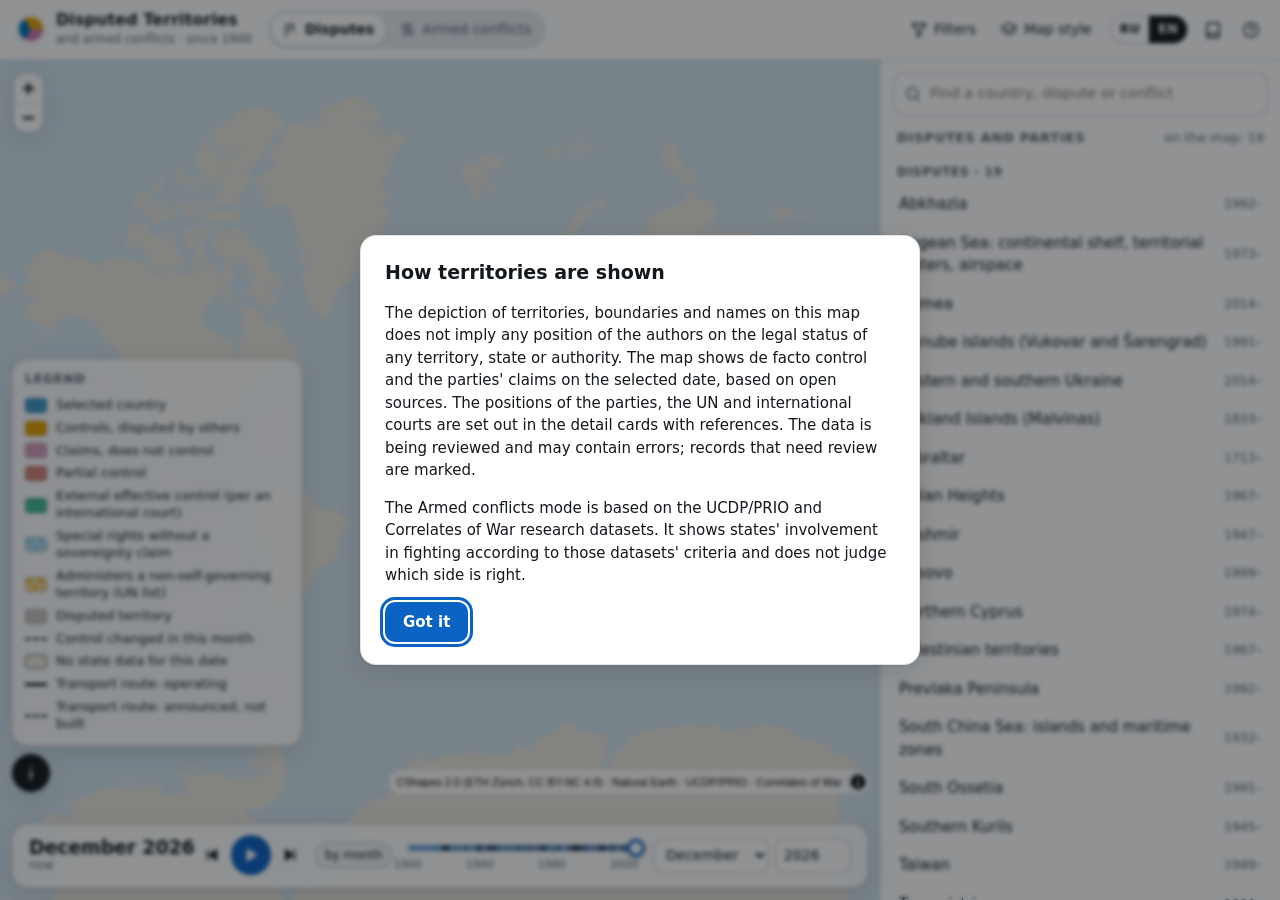
<file: index.html>
<!doctype html>
<html lang="ru">
<head>
  <meta charset="utf-8">
  <meta name="viewport" content="width=device-width, initial-scale=1">
  <title>Спорные территории 1900–2026</title>
  <!-- Корневая страница репозитория для GitHub Pages: сам сайт лежит в папке site/ -->
  <meta http-equiv="refresh" content="0; url=site/">
  <link rel="canonical" href="site/">
  <style>body{font:16px/1.5 system-ui,sans-serif;margin:2rem;color:#1d1d1f;background:#fff}@media (prefers-color-scheme:dark){body{color:#eee;background:#151517}a{color:#8ab4ff}}</style>
</head>
<body>
  <p>Карта открывается… Если этого не произошло, перейдите по ссылке: <a href="site/">открыть карту</a>.</p>
  <p lang="en">If the map does not open, follow the link: <a href="site/">open the map</a>.</p>
  <script>location.replace('site/' + location.hash);</script>
</body>
</html>
</file>
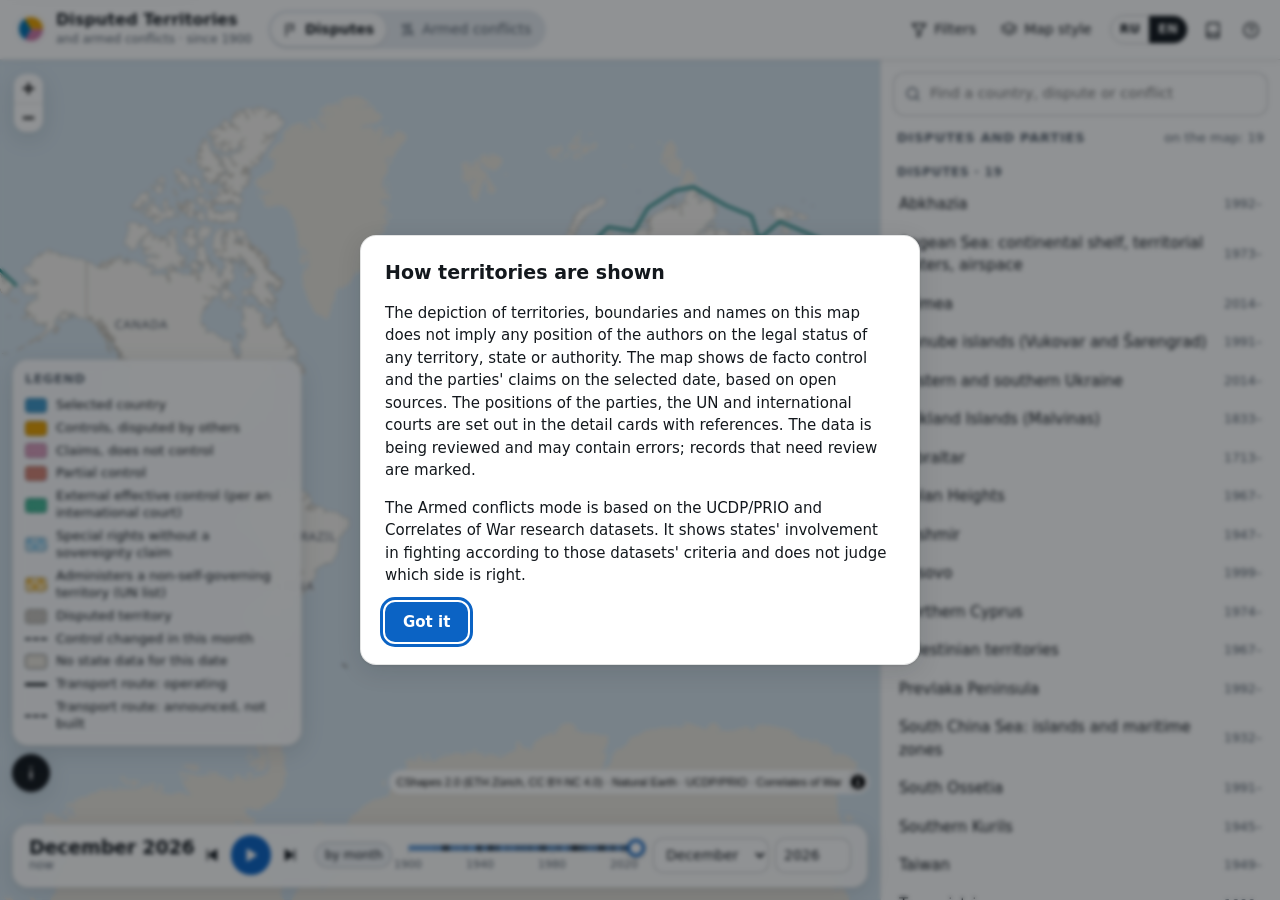
<file: site/index.html>
<!doctype html>
<html lang="ru" data-theme="light" data-v="2026-11-19.6">
<head>
  <meta charset="utf-8">
  <meta name="viewport" content="width=device-width, initial-scale=1, viewport-fit=cover">
  <title>Спорные территории 1900–2026</title>
  <meta name="description" content="Интерактивная карта спорных территорий и вооружённых конфликтов с 1900 года: фактический контроль, претензии сторон, позиции ООН и международных судов, история, источники.">
  <meta name="color-scheme" content="light dark">
  <link rel="icon" href="data:image/svg+xml,%3Csvg xmlns='http://www.w3.org/2000/svg' viewBox='0 0 32 32'%3E%3Ccircle cx='16' cy='16' r='14' fill='%230072B2'/%3E%3Cpath d='M6 12h20M6 20h20M16 2c-6 7-6 21 0 28M16 2c6 7 6 21 0 28' stroke='%23fff' stroke-width='2' fill='none'/%3E%3C/svg%3E">
  <script>
    // тема до загрузки стилей, чтобы не было вспышки
    try {
      var p = JSON.parse(localStorage.getItem('dm_prefs_v2') || '{}'), th = p.theme || 'auto';
      if (th === 'auto') th = matchMedia('(prefers-color-scheme: dark)').matches ? 'dark' : 'light';
      document.documentElement.dataset.theme = th;
    } catch (e) { /* ignore */ }
  </script>
  <link rel="stylesheet" href="vendor/maplibre-gl/maplibre-gl.css">
  <link rel="stylesheet" href="assets/css/main.css?v=2026-11-19.6">
</head>
<body data-mode="disputes">
  <a class="skip-link" href="#search" data-i18n="nav.skip">Перейти к списку</a>

  <div class="app">
    <div id="map" role="region" data-i18n-attr="aria-label:map.label"></div>
    <div id="map-error" class="map-error" hidden></div>
    <div id="tooltip" class="tooltip" role="tooltip" hidden></div>

    <!-- шапка сайта: название, режим, инструменты -->
    <header class="appbar">
      <div class="brand">
        <span class="brand-mark" aria-hidden="true"></span>
        <div class="brand-text">
          <h1 data-i18n="app.title">Спорные территории</h1>
          <p class="subtitle" data-i18n="app.subtitle">и вооружённые конфликты · с 1900 года</p>
        </div>
      </div>
      <div class="mode-switch" role="radiogroup" data-i18n-attr="aria-label:mode.label">
        <button type="button" role="radio" aria-checked="true" data-mode="disputes" data-icon="flag"><span data-i18n="mode.disputes">Споры</span></button>
        <button type="button" role="radio" aria-checked="false" data-mode="wars" data-icon="swords"><span data-i18n="mode.wars">Военные конфликты</span></button>
      </div>
      <div class="toolbar" role="toolbar" data-i18n-attr="aria-label:toolbar.label">
        <button type="button" id="btn-filters" class="tool" aria-haspopup="dialog" aria-expanded="false" aria-controls="pop-filters" data-icon="filter"><span data-i18n="filters.title">Фильтры</span></button>
        <button type="button" id="btn-view" class="tool" aria-haspopup="dialog" aria-expanded="false" aria-controls="pop-view" data-icon="layers"><span data-i18n="view.title">Вид карты</span></button>
        <div class="lang" role="group" data-i18n-attr="aria-label:lang.label">
          <button type="button" data-lang="ru" aria-pressed="true">RU</button>
          <button type="button" data-lang="en" aria-pressed="false">EN</button>
        </div>
        <a id="link-methodology" class="tool icon-only" href="methodology.html" data-icon="book" data-i18n-attr="aria-label:nav.methodology;title:nav.methodology"></a>
        <button type="button" id="btn-disclaimer" class="tool icon-only" data-icon="help" data-i18n-attr="aria-label:nav.disclaimer;title:nav.disclaimer"></button>
      </div>
    </header>

    <!-- всплывающее окно: вид карты -->
    <div id="pop-view" class="popover glass" role="dialog" aria-labelledby="pop-view-title" hidden>
      <h2 id="pop-view-title" class="pop-title" data-i18n="view.title">Вид карты</h2>
      <div class="theme-grid" role="radiogroup" data-i18n-attr="aria-label:view.theme">
        <button type="button" role="radio" data-theme-choice="auto" aria-checked="true"><span class="th-sw th-auto"></span><span data-i18n="theme.auto">Как в системе</span></button>
        <button type="button" role="radio" data-theme-choice="light" aria-checked="false"><span class="th-sw th-light"></span><span data-i18n="theme.light">Светлая</span></button>
        <button type="button" role="radio" data-theme-choice="dark" aria-checked="false"><span class="th-sw th-dark"></span><span data-i18n="theme.dark">Тёмная</span></button>
        <button type="button" role="radio" data-theme-choice="political" aria-checked="false"><span class="th-sw th-political"></span><span data-i18n="theme.political">Политическая</span></button>
        <button type="button" role="radio" data-theme-choice="atlas" aria-checked="false"><span class="th-sw th-atlas"></span><span data-i18n="theme.atlas">Атлас</span></button>
        <button type="button" role="radio" data-theme-choice="contrast" aria-checked="false"><span class="th-sw th-contrast"></span><span data-i18n="theme.contrast">Контрастная</span></button>
      </div>
      <div class="pop-row">
        <label for="land-color" data-i18n="view.land">Свой цвет государств</label>
        <span class="color-row"><input type="color" id="land-color" value="#f3f1ec"><button type="button" id="land-reset" class="linklike small" data-i18n="view.reset">сбросить</button></span>
      </div>
      <label class="switch"><input type="checkbox" id="chk-labels" checked> <span data-i18n="view.labels">Названия стран на карте</span></label>
      <label class="switch"><input type="checkbox" id="chk-routes" checked> <span data-i18n="view.routes">Показывать маршруты</span></label>
      <p id="routes-error" class="small muted" role="status" data-i18n="view.routes.error" hidden>Данные маршрутов не загрузились. Обновите страницу без кэша (Ctrl+F5).</p>
    </div>

    <!-- всплывающее окно: фильтры -->
    <div id="pop-filters" class="popover glass" role="dialog" aria-labelledby="pop-filters-title" hidden>
      <h2 id="pop-filters-title" class="pop-title" data-i18n="filters.title">Фильтры</h2>
      <div id="filters-disputes">
        <fieldset>
          <legend data-i18n="filters.type">Тип спора</legend>
          <div id="filter-types" class="chip-checks"></div>
        </fieldset>
        <fieldset>
          <legend data-i18n="filters.status">Статус</legend>
          <div class="seg-radios">
            <label><input type="radio" name="status" value="all" checked> <span data-i18n="filters.status.all">Все</span></label>
            <label><input type="radio" name="status" value="active"> <span data-i18n="filters.status.active">Действующие</span></label>
            <label><input type="radio" name="status" value="resolved"> <span data-i18n="filters.status.resolved">Урегулированные</span></label>
          </div>
        </fieldset>
        <label class="switch"><input type="checkbox" id="filter-lowconf" checked> <span data-i18n="filters.lowconf">Показывать записи с низкой уверенностью</span></label>
      </div>
      <p class="small muted" data-i18n="filters.wars.note"></p>
    </div>

    <!-- правая панель -->
    <aside id="panel" class="panel glass" data-i18n-attr="aria-label:panel.label">
      <div class="panel-grip" aria-hidden="true"></div>
      <button type="button" id="btn-panel-close" class="icon-btn panel-close" data-icon="close" data-i18n-attr="aria-label:panel.close;title:panel.close"></button>
      <div class="search-box">
        <span class="search-ico" data-icon="search" aria-hidden="true"></span>
        <input id="search" type="search" role="combobox" autocomplete="off" aria-autocomplete="list"
               aria-controls="listbox" aria-expanded="true" data-i18n-attr="placeholder:list.search;aria-label:list.search">
      </div>
      <article id="card" class="card" hidden aria-live="polite"></article>
      <section id="browse" class="browse" aria-labelledby="h-list">
        <div class="browse-head">
          <h2 id="h-list" data-i18n="list.title">Споры и стороны</h2>
          <p id="list-count" class="muted small"></p>
        </div>
        <ul id="listbox" role="listbox" class="listbox" data-i18n-attr="aria-label:list.title"></ul>
        <footer class="panel-footer muted small">
          <p id="footer-version"></p>
          <p data-i18n="footer.data"></p>
        </footer>
      </section>
    </aside>

    <!-- легенда: круглая кнопка «i» открывает и закрывает её -->
    <section id="legend-box" class="legend-box" data-i18n-attr="aria-label:legend.title">
      <button type="button" id="btn-legend" class="legend-btn" aria-expanded="true" aria-controls="legend-panel" data-icon="i" data-i18n-attr="aria-label:legend.toggle;title:legend.toggle"></button>
      <div id="legend-panel" class="legend-panel glass">
        <h2 class="legend-title" data-i18n="legend.title">Легенда</h2>
        <ul class="legend" id="legend"></ul>
      </div>
    </section>

    <!-- шкала времени -->
    <div class="timeline glass" role="group" data-i18n-attr="aria-label:timeline.label">
      <div class="tl-date">
        <output id="tl-label" for="tl-range" aria-live="off">—</output>
        <span id="tl-sub" class="tl-sub"></span>
      </div>
      <div class="tl-buttons">
        <button type="button" id="btn-prev" class="icon-btn" data-icon="prev" data-i18n-attr="aria-label:timeline.prev;title:timeline.prev"></button>
        <button type="button" id="btn-play" class="icon-btn play" aria-pressed="false" data-icon="play" data-i18n-attr="aria-label:timeline.play;title:timeline.play"></button>
        <button type="button" id="btn-next" class="icon-btn" data-icon="next" data-i18n-attr="aria-label:timeline.next;title:timeline.next"></button>
        <button type="button" id="btn-speed" class="speed" aria-pressed="false" data-i18n="timeline.speed.month" data-i18n-attr="title:timeline.speed.title">по месяцам</button>
      </div>
      <div class="tl-track">
        <div class="tl-rail" aria-hidden="true"><div id="tl-fill" class="tl-fill"></div><div id="tl-events" class="tl-events"></div></div>
        <label class="visually-hidden" for="tl-range" data-i18n="timeline.label">Дата</label>
        <input id="tl-range" type="range" min="0" max="1521" step="1" value="1521">
        <div id="tl-ticks" class="tl-ticks" aria-hidden="true"></div>
      </div>
      <div class="tl-jump">
        <label class="visually-hidden" for="tl-month" data-i18n="timeline.month">Месяц</label>
        <select id="tl-month"></select>
        <label class="visually-hidden" for="tl-year" data-i18n="timeline.year">Год</label>
        <input id="tl-year" type="number" inputmode="numeric" min="1900" max="2026" step="1">
      </div>
    </div>

    <button type="button" id="btn-panel" class="panel-toggle glass" aria-controls="panel" aria-expanded="false" data-icon="list"><span data-i18n="panel.open">Список и карточки</span></button>
  </div>

  <div id="live" class="visually-hidden" aria-live="polite"></div>

  <dialog id="disclaimer" aria-labelledby="disclaimer-title">
    <h2 id="disclaimer-title" data-i18n="disclaimer.title">Об отображении территорий</h2>
    <p data-i18n="disclaimer.text"></p>
    <p data-i18n="disclaimer.wars"></p>
    <form method="dialog"><button type="submit" class="primary" data-i18n="disclaimer.ok">Понятно</button></form>
  </dialog>

  <script src="vendor/maplibre-gl/maplibre-gl.js"></script>
  <!-- версии модулей: после обновления сайта браузер загружает все файлы заново (scripts/set_version.py) -->
  <script type="importmap">
  {
    "imports": {
      "./assets/js/i18n.js": "./assets/js/i18n.js?v=2026-11-19.6",
      "./assets/js/map.js": "./assets/js/map.js?v=2026-11-19.6",
      "./assets/js/roles.js": "./assets/js/roles.js?v=2026-11-19.6",
      "./assets/js/routes.js": "./assets/js/routes.js?v=2026-11-19.6",
      "./assets/js/time.js": "./assets/js/time.js?v=2026-11-19.6",
      "./assets/js/topo.js": "./assets/js/topo.js?v=2026-11-19.6",
      "./assets/js/ui.js": "./assets/js/ui.js?v=2026-11-19.6",
      "./assets/js/version.js": "./assets/js/version.js?v=2026-11-19.6",
      "./assets/js/wars.js": "./assets/js/wars.js?v=2026-11-19.6"
    }
  }
  </script>
  <script type="module" src="assets/js/main.js?v=2026-11-19.6"></script>
</body>
</html>
</file>
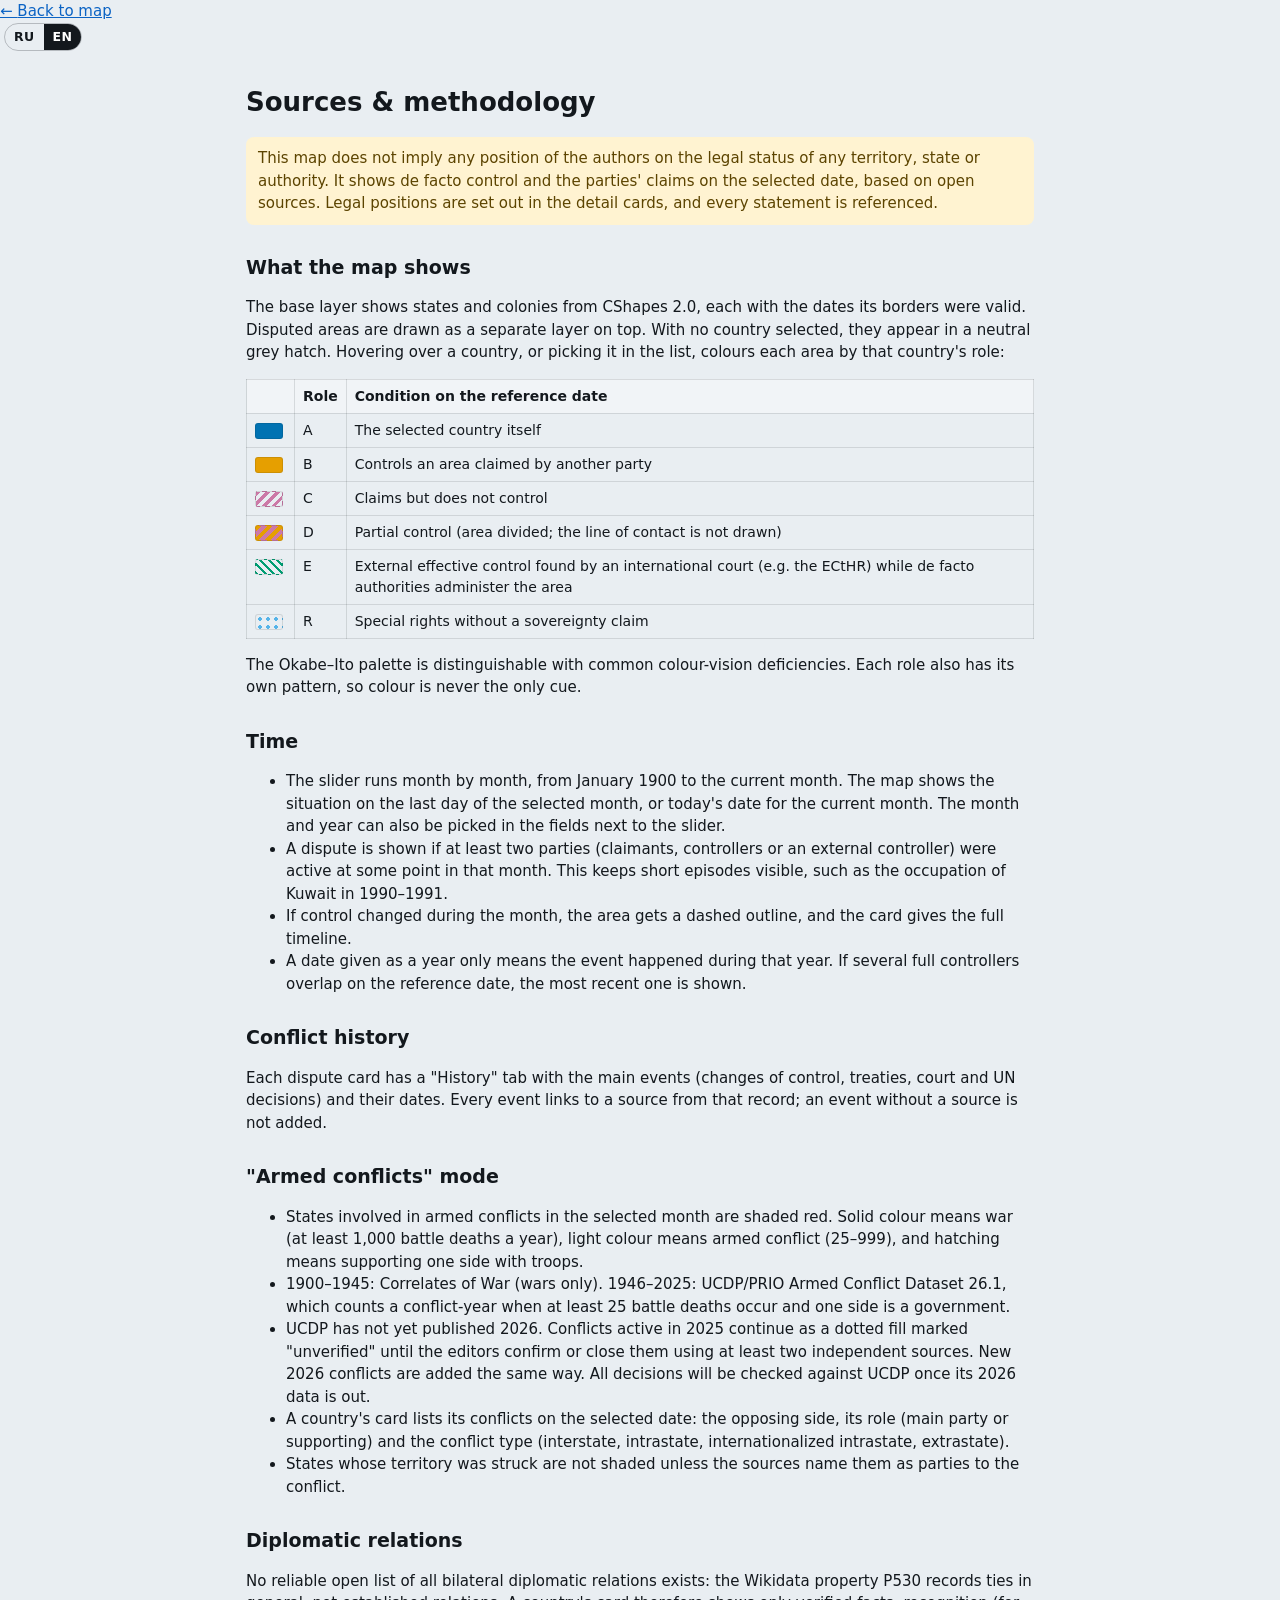
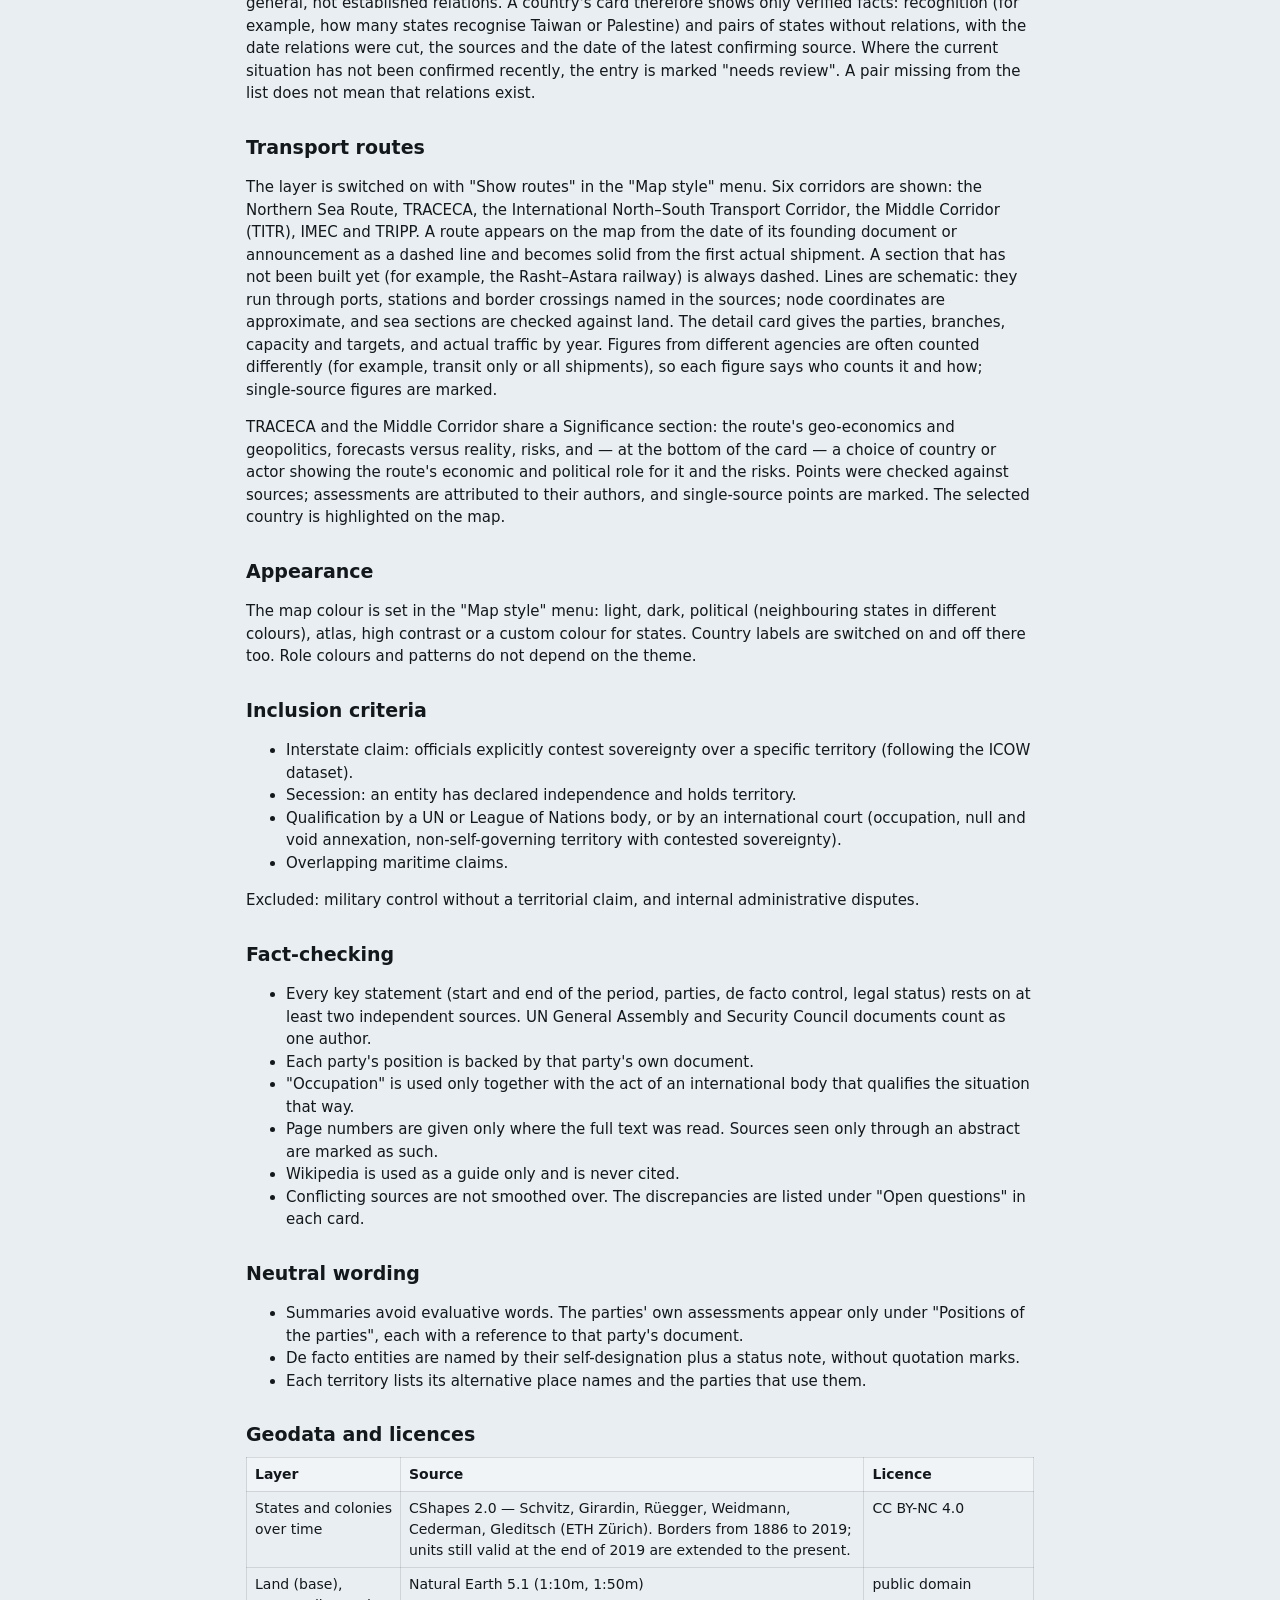
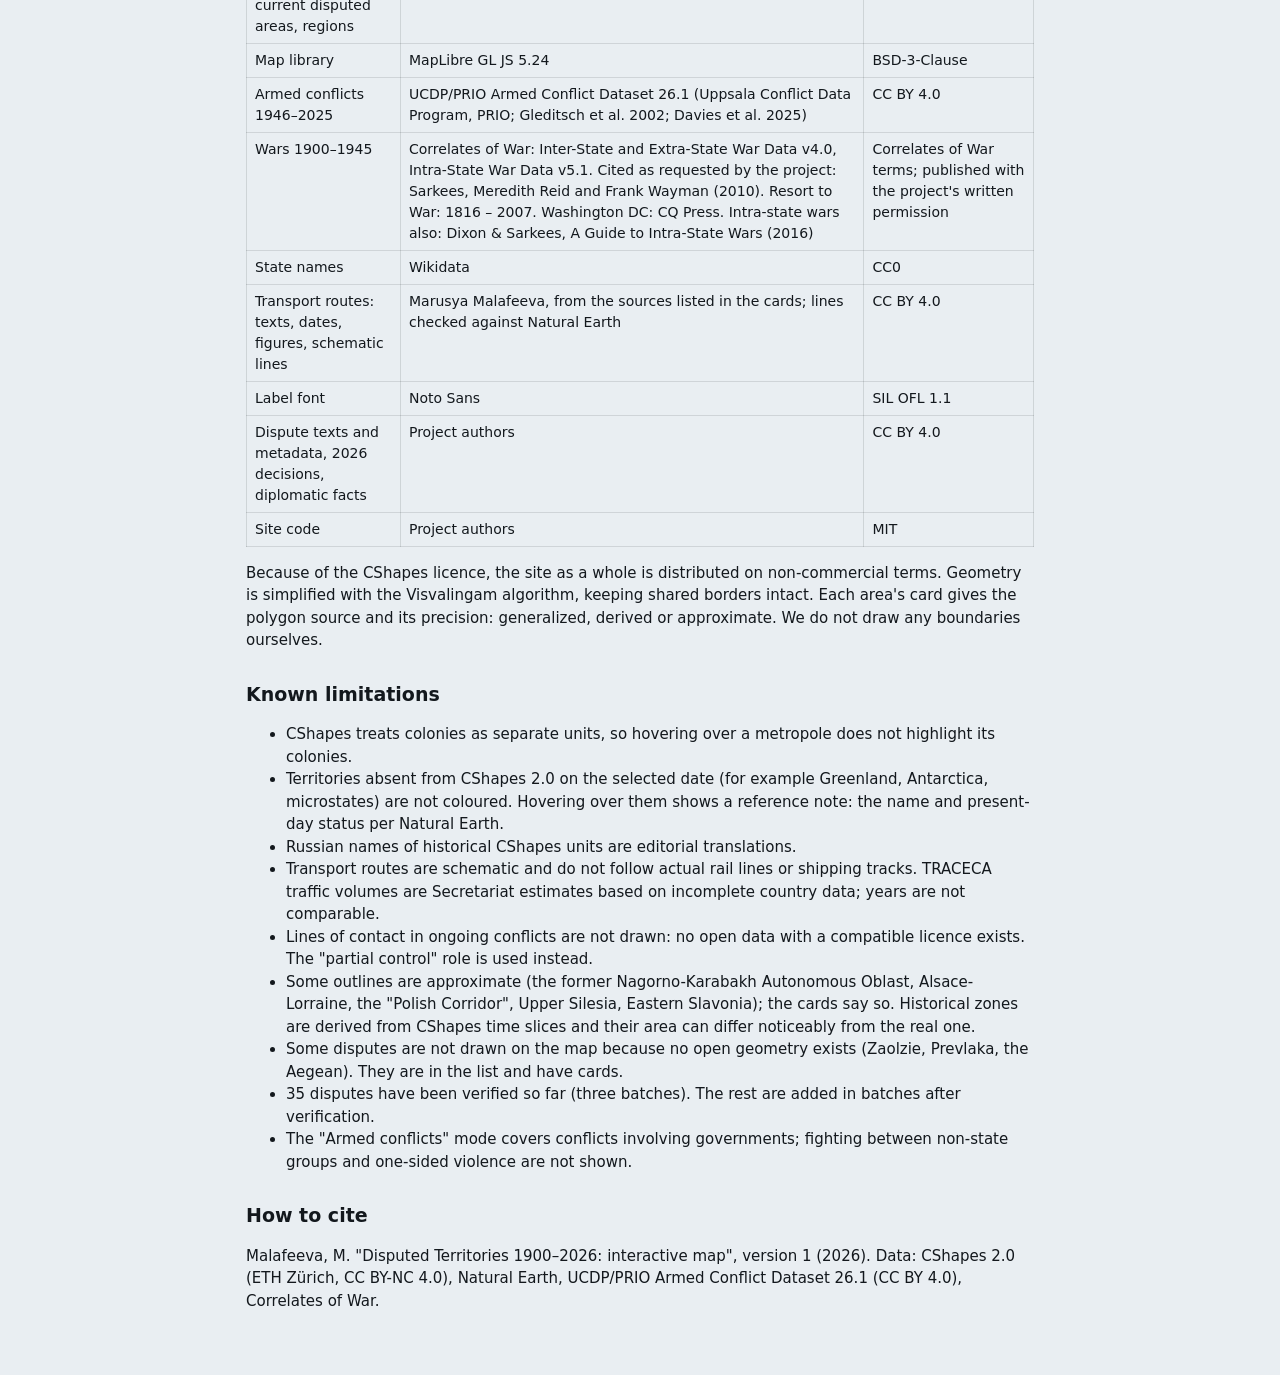
<file: site/methodology.html>
<!doctype html>
<html lang="ru" data-v="2026-11-19.6">
<head>
  <meta charset="utf-8">
  <meta name="viewport" content="width=device-width, initial-scale=1">
  <title>Источники и методология — Спорные территории 1900–2026</title>
  <meta name="color-scheme" content="light dark">
  <link rel="stylesheet" href="assets/css/main.css?v=2026-11-19.6">
  <style>
    body { display: block; }
    .doc { max-width: 820px; margin: 0 auto; padding: 16px 16px 48px; }
    .doc h1 { font-size: 26px; margin: 16px 0 8px; }
    .doc h2 { font-size: 19px; margin: 28px 0 8px; }
    .doc table { border-collapse: collapse; width: 100%; font-size: 14px; display: block; overflow-x: auto; }
    .doc th, .doc td { border: 1px solid var(--border); padding: 6px 8px; text-align: left; vertical-align: top; }
    .doc th { background: var(--surface-2); }
    .doc .note { background: var(--warn-bg); color: var(--warn-text); padding: 10px 12px; border-radius: 8px; }
    .roles td:first-child { width: 48px; }
    .sw { display: inline-block; width: 28px; height: 16px; border-radius: 3px; border: 1px solid var(--border); vertical-align: middle; }
  </style>
</head>
<body>
  <header class="topbar">
    <div class="brand"><a href="index.html" class="back" id="back">← <span class="ru">К карте</span><span class="en">Back to map</span></a></div>
    <div class="lang" role="group" aria-label="Язык / Language">
      <button type="button" data-lang="ru" aria-pressed="true">RU</button>
      <button type="button" data-lang="en" aria-pressed="false">EN</button>
    </div>
  </header>

  <main class="doc">
  <!-- ======================================================== RU -->
  <article lang="ru" class="ru">
    <h1>Источники и методология</h1>
    <p class="note">Карта не выражает позиции авторов относительно правового статуса какой-либо территории, государства или органов власти. Она показывает фактический контроль и претензии сторон на выбранную дату по открытым источникам. Правовые позиции изложены в карточках, у каждого утверждения есть ссылки на источники.</p>

    <h2>Что показывает карта</h2>
    <p>Под картой лежит слой государств и колоний по CShapes 2.0 с датами действия границ. Спорные территории рисуются отдельным слоем поверх него. Пока ни одна страна не выбрана, они показаны нейтральной серой штриховкой. При наведении на страну или выборе её в списке зоны окрашиваются по роли этой страны:</p>
    <table class="roles">
      <tr><th></th><th>Роль</th><th>Условие на дату среза</th></tr>
      <tr><td><span class="sw" style="background:var(--role-a)"></span></td><td>A</td><td>Сама выбранная страна</td></tr>
      <tr><td><span class="sw" style="background:var(--role-b)"></span></td><td>B</td><td>Контролирует зону, на которую претендует другая сторона</td></tr>
      <tr><td><span class="sw" style="background:repeating-linear-gradient(135deg,var(--role-c) 0 3px,transparent 3px 7px)"></span></td><td>C</td><td>Претендует, но не контролирует</td></tr>
      <tr><td><span class="sw" style="background:repeating-linear-gradient(135deg,var(--role-b) 0 4px,var(--role-c) 4px 8px)"></span></td><td>D</td><td>Частичный контроль (зона поделена, линия соприкосновения не отображается)</td></tr>
      <tr><td><span class="sw" style="background:repeating-linear-gradient(45deg,var(--role-e) 0 2px,transparent 2px 6px)"></span></td><td>E</td><td>Внешний эффективный контроль, установленный международным судом (например, ЕСПЧ), при том что на месте управляют власти де-факто</td></tr>
      <tr><td><span class="sw" style="background:radial-gradient(var(--role-r) 30%,transparent 32%) 0 0/8px 8px"></span></td><td>R</td><td>Особые права без претензии на суверенитет</td></tr>
    </table>
    <p>Палитра Okabe–Ito различима при распространённых формах нарушения цветового зрения. Кроме того, у каждой роли свой узор, так что цвет не единственный признак.</p>

    <h2>Время</h2>
    <ul>
      <li>Шкала помесячная: с января 1900 г. по текущий месяц. Положение показывается на последний день выбранного месяца, а для текущего месяца — на сегодняшнюю дату. Месяц и год можно выбрать в полях рядом со шкалой.</li>
      <li>Спор отображается, если в течение месяца у него было хотя бы две активные стороны (претенденты, контролёры, внешний контроль). Поэтому видны и короткие эпизоды, например оккупация Кувейта в 1990–1991 гг.</li>
      <li>Если контроль менялся внутри месяца, зона обведена пунктиром, а полная хронология приведена в карточке.</li>
      <li>Если у даты указан только год, событие произошло в течение этого года. При нескольких полных контролёрах на дату показывается последний.</li>
    </ul>

    <h2>История конфликта</h2>
    <p>В карточке спора есть вкладка «История»: основные события (смена контроля, договоры, решения судов и органов ООН) с датами. У каждого события есть ссылка на источник из списка этой записи; событие без источника не добавляется.</p>

    <h2>Режим «Военные конфликты»</h2>
    <ul>
      <li>Красным закрашены государства, участвующие в вооружённых конфликтах в выбранный месяц. Насыщенный цвет — война (не менее 1000 погибших в боях за год), светлый — вооружённый конфликт (25–999), штриховка — поддержка одной из сторон войсками.</li>
      <li>1900–1945 гг. — Correlates of War (только войны). 1946–2025 гг. — UCDP/PRIO Armed Conflict Dataset 26.1: конфликт учитывается в году, если в нём погибли в боях не менее 25 человек и одна из сторон — правительство.</li>
      <li>2026 г. UCDP ещё не опубликовал. Конфликты, активные в 2025 г., продолжаются точечной заливкой с пометкой «не проверено», пока редакция не подтвердит или не закроет их не меньше чем по двум независимым источникам. Новые конфликты 2026 г. добавлены так же, по источникам. После выхода данных UCDP за 2026 г. все решения будут сверены.</li>
      <li>В карточке государства перечислены конфликты на выбранную дату: противоположная сторона, роль (основная сторона или поддержка) и вид конфликта (межгосударственный, внутренний, интернационализированный внутренний, колониальный).</li>
      <li>Государства, по территории которых наносились удары, не закрашиваются, если источники не называют их сторонами конфликта.</li>
    </ul>

    <h2>Дипломатические отношения</h2>
    <p>Открытого надёжного перечня всех двусторонних дипломатических отношений нет: свойство Wikidata P530 отмечает связи вообще, а не установленные отношения. Поэтому в карточке государства показываются только проверенные сведения: признание (например, число государств, признающих Тайвань или Палестину) и пары государств без отношений — с датой разрыва, источниками и датой самого свежего источника. Если текущее положение давно не подтверждалось, стоит пометка «требует проверки». Отсутствие пары в списке не означает, что отношения есть.</p>

    <h2>Транспортные маршруты</h2>
    <p>Слой включается переключателем «Показывать маршруты» в меню «Вид карты». Показаны шесть коридоров: Северный морской путь, TRACECA, МТК «Север – Юг», Средний коридор (ТМТМ), IMEC и TRIPP. Маршрут появляется на карте с даты учредительного документа или объявления — пунктиром — и становится сплошным с первой реальной перевозки. Участок, который ещё не построен (например, железная дорога Решт – Астара), всегда показан пунктиром. Линии — схема: они проведены через порты, станции и пограничные пункты, названные в источниках; координаты узлов приблизительные, морские участки проверены на пересечение с сушей. В справке — участники, ветви, пропускная способность и планы, фактические перевозки по годам. Цифры разных ведомств часто считаются по-разному (например, только транзит или все перевозки), поэтому у каждой указано, кто и как считает; цифры из одного источника помечены.</p>

    <p>Для TRACECA и Среднего коридора есть общая справка «Значение»: геоэкономика и геополитика маршрута, прогноз и факт, риски, а внизу карточки — выбор страны или участника с экономической и политической функцией маршрута для неё и рисками. Тезисы проверены по источникам; оценки приписаны их авторам, пункты с одним источником помечены. Выбранная страна подсвечивается на карте.</p>

    <h2>Оформление</h2>
    <p>Цвет карты выбирается в меню «Вид карты»: светлая, тёмная, политическая (соседние государства разного цвета), атлас, контрастная или свой цвет государств. Там же включаются и выключаются подписи стран. Цвета ролей и узоры от темы не зависят.</p>

    <h2>Какие споры включаются</h2>
    <ul>
      <li>Межгосударственная претензия: официальные лица явно оспаривают суверенитет над конкретной территорией (по логике датасета ICOW).</li>
      <li>Отделение: образование провозгласило независимость и фактически контролирует территорию.</li>
      <li>Квалификация органом ООН или Лиги Наций либо международным судом (оккупация, ничтожная аннексия, несамоуправляющаяся территория со спорным суверенитетом).</li>
      <li>Перекрывающиеся морские претензии.</li>
    </ul>
    <p>Не включаются военный контроль без территориальной претензии и внутренние административные споры.</p>

    <h2>Проверка фактов</h2>
    <ul>
      <li>У каждого ключевого утверждения (начало и конец периода, стороны, фактический контроль, правовой статус) не меньше двух независимых источников. Документы ГА и СБ ООН считаются одним автором.</li>
      <li>Позиция каждой стороны подкреплена документом самой этой стороны.</li>
      <li>Тип «оккупация» указывается только вместе с актом международного органа, который так квалифицирует ситуацию.</li>
      <li>Номер страницы указывается только если прочитан сам текст источника. У источников, по которым видно лишь описание, стоит пометка.</li>
      <li>Википедия используется только как путеводитель и в источниках не указывается.</li>
      <li>Расхождения между источниками не сглаживаются: они перечислены в карточке в разделе «Открытые вопросы».</li>
    </ul>

    <h2>Нейтральность формулировок</h2>
    <ul>
      <li>Описания пишутся без оценочных слов. Оценки сторон приводятся только в разделе «Позиции сторон», со ссылкой на документ этой стороны.</li>
      <li>Образования де-факто называются по самоназванию с пометкой статуса, без кавычек.</li>
      <li>Для каждой территории указываются альтернативные топонимы и стороны, которые их используют.</li>
    </ul>

    <h2>Геоданные и лицензии</h2>
    <table>
      <tr><th>Слой</th><th>Источник</th><th>Лицензия</th></tr>
      <tr><td>Государства и колонии по годам</td><td>CShapes 2.0 — Schvitz, Girardin, Rüegger, Weidmann, Cederman, Gleditsch (ETH Zürich). Границы с 1886 по 2019 г.; единицы, действующие на конец 2019 г., продлены до наших дней.</td><td>CC BY-NC 4.0</td></tr>
      <tr><td>Суша (подложка), современные спорные зоны, регионы</td><td>Natural Earth 5.1 (1:10m, 1:50m)</td><td>общественное достояние</td></tr>
      <tr><td>Библиотека карты</td><td>MapLibre GL JS 5.24</td><td>BSD-3-Clause</td></tr>
      <tr><td>Вооружённые конфликты 1946–2025</td><td>UCDP/PRIO Armed Conflict Dataset 26.1 (Uppsala Conflict Data Program, PRIO; Gleditsch et al. 2002; Davies et al. 2025)</td><td>CC BY 4.0</td></tr>
      <tr><td>Войны 1900–1945</td><td>Correlates of War: Inter-State, Extra-State War Data v4.0, Intra-State War Data v5.1. Цитирование по просьбе проекта: Sarkees, Meredith Reid and Frank Wayman (2010). Resort to War: 1816 – 2007. Washington DC: CQ Press. Внутренние войны — также Dixon, Sarkees, A Guide to Intra-State Wars (2016)</td><td>условия проекта Correlates of War; публикуется с письменного разрешения проекта</td></tr>
      <tr><td>Названия государств</td><td>Wikidata</td><td>CC0</td></tr>
      <tr><td>Транспортные маршруты: тексты, даты, цифры, схема линий</td><td>Маруся Малафеева по источникам, указанным в карточках; проверка линий — по Natural Earth</td><td>CC BY 4.0</td></tr>
      <tr><td>Шрифт подписей</td><td>Noto Sans</td><td>SIL OFL 1.1</td></tr>
      <tr><td>Тексты и метаданные споров, решения по 2026 г., сведения о дипотношениях</td><td>Авторы проекта</td><td>CC BY 4.0</td></tr>
      <tr><td>Код сайта</td><td>Авторы проекта</td><td>MIT</td></tr>
    </table>
    <p>Из-за лицензии CShapes сайт целиком распространяется на некоммерческих условиях. Геометрия упрощена алгоритмом Висвалингам с сохранением общих границ. У каждой зоны в карточке указаны источник и точность полигона: обобщённая, вычисленная или приблизительная. Сами мы границы не рисуем.</p>

    <h2>Известные ограничения</h2>
    <ul>
      <li>Колонии в CShapes — отдельные единицы. При наведении на метрополию её колонии не подсвечиваются.</li>
      <li>Территории, которых нет в CShapes 2.0 на выбранную дату (например, Гренландия, Антарктида, микрогосударства), не закрашены. При наведении на них показывается справка: название и современный статус по Natural Earth.</li>
      <li>Русские названия исторических единиц CShapes — редакционный перевод.</li>
      <li>Транспортные маршруты нарисованы схематично и не повторяют реальные трассы железных дорог и судов. Объёмы перевозок по TRACECA — оценки Секретариата по неполным данным стран; годы между собой несопоставимы.</li>
      <li>Линии соприкосновения в текущих конфликтах не отображаются: открытых данных с совместимой лицензией нет. Используется роль «частичный контроль».</li>
      <li>Часть контуров приблизительна (бывшая НКАО, Эльзас-Лотарингия, «Польский коридор», Верхняя Силезия, Восточная Славония): это указано в карточках. Исторические зоны вычислены из срезов CShapes и могут заметно отличаться по площади от реальных.</li>
      <li>Некоторые споры на карте не показаны, потому что нет открытой геометрии (Заользье, Превлака, Эгейское море). Они есть в списке и в карточках.</li>
      <li>Проверено 35 споров (три партии). Остальные добавляются партиями после проверки.</li>
      <li>Режим «Военные конфликты» показывает конфликты с участием правительств; столкновения между негосударственными группировками и одностороннее насилие не отображаются.</li>
    </ul>

    <h2>Как процитировать</h2>
    <p>Малафеева М. «Спорные территории 1900–2026: интерактивная карта», версия 1 (2026). Данные: CShapes 2.0 (ETH Zürich, CC BY-NC 4.0), Natural Earth, UCDP/PRIO Armed Conflict Dataset 26.1 (CC BY 4.0), Correlates of War.</p>
  </article>

  <!-- ======================================================== EN -->
  <article lang="en" class="en" hidden>
    <h1>Sources &amp; methodology</h1>
    <p class="note">This map does not imply any position of the authors on the legal status of any territory, state or authority. It shows de facto control and the parties' claims on the selected date, based on open sources. Legal positions are set out in the detail cards, and every statement is referenced.</p>

    <h2>What the map shows</h2>
    <p>The base layer shows states and colonies from CShapes 2.0, each with the dates its borders were valid. Disputed areas are drawn as a separate layer on top. With no country selected, they appear in a neutral grey hatch. Hovering over a country, or picking it in the list, colours each area by that country's role:</p>
    <table class="roles">
      <tr><th></th><th>Role</th><th>Condition on the reference date</th></tr>
      <tr><td><span class="sw" style="background:var(--role-a)"></span></td><td>A</td><td>The selected country itself</td></tr>
      <tr><td><span class="sw" style="background:var(--role-b)"></span></td><td>B</td><td>Controls an area claimed by another party</td></tr>
      <tr><td><span class="sw" style="background:repeating-linear-gradient(135deg,var(--role-c) 0 3px,transparent 3px 7px)"></span></td><td>C</td><td>Claims but does not control</td></tr>
      <tr><td><span class="sw" style="background:repeating-linear-gradient(135deg,var(--role-b) 0 4px,var(--role-c) 4px 8px)"></span></td><td>D</td><td>Partial control (area divided; the line of contact is not drawn)</td></tr>
      <tr><td><span class="sw" style="background:repeating-linear-gradient(45deg,var(--role-e) 0 2px,transparent 2px 6px)"></span></td><td>E</td><td>External effective control found by an international court (e.g. the ECtHR) while de facto authorities administer the area</td></tr>
      <tr><td><span class="sw" style="background:radial-gradient(var(--role-r) 30%,transparent 32%) 0 0/8px 8px"></span></td><td>R</td><td>Special rights without a sovereignty claim</td></tr>
    </table>
    <p>The Okabe–Ito palette is distinguishable with common colour-vision deficiencies. Each role also has its own pattern, so colour is never the only cue.</p>

    <h2>Time</h2>
    <ul>
      <li>The slider runs month by month, from January 1900 to the current month. The map shows the situation on the last day of the selected month, or today's date for the current month. The month and year can also be picked in the fields next to the slider.</li>
      <li>A dispute is shown if at least two parties (claimants, controllers or an external controller) were active at some point in that month. This keeps short episodes visible, such as the occupation of Kuwait in 1990–1991.</li>
      <li>If control changed during the month, the area gets a dashed outline, and the card gives the full timeline.</li>
      <li>A date given as a year only means the event happened during that year. If several full controllers overlap on the reference date, the most recent one is shown.</li>
    </ul>

    <h2>Conflict history</h2>
    <p>Each dispute card has a "History" tab with the main events (changes of control, treaties, court and UN decisions) and their dates. Every event links to a source from that record; an event without a source is not added.</p>

    <h2>"Armed conflicts" mode</h2>
    <ul>
      <li>States involved in armed conflicts in the selected month are shaded red. Solid colour means war (at least 1,000 battle deaths a year), light colour means armed conflict (25–999), and hatching means supporting one side with troops.</li>
      <li>1900–1945: Correlates of War (wars only). 1946–2025: UCDP/PRIO Armed Conflict Dataset 26.1, which counts a conflict-year when at least 25 battle deaths occur and one side is a government.</li>
      <li>UCDP has not yet published 2026. Conflicts active in 2025 continue as a dotted fill marked "unverified" until the editors confirm or close them using at least two independent sources. New 2026 conflicts are added the same way. All decisions will be checked against UCDP once its 2026 data is out.</li>
      <li>A country's card lists its conflicts on the selected date: the opposing side, its role (main party or supporting) and the conflict type (interstate, intrastate, internationalized intrastate, extrastate).</li>
      <li>States whose territory was struck are not shaded unless the sources name them as parties to the conflict.</li>
    </ul>

    <h2>Diplomatic relations</h2>
    <p>No reliable open list of all bilateral diplomatic relations exists: the Wikidata property P530 records ties in general, not established relations. A country's card therefore shows only verified facts: recognition (for example, how many states recognise Taiwan or Palestine) and pairs of states without relations, with the date relations were cut, the sources and the date of the latest confirming source. Where the current situation has not been confirmed recently, the entry is marked "needs review". A pair missing from the list does not mean that relations exist.</p>

    <h2>Transport routes</h2>
    <p>The layer is switched on with "Show routes" in the "Map style" menu. Six corridors are shown: the Northern Sea Route, TRACECA, the International North–South Transport Corridor, the Middle Corridor (TITR), IMEC and TRIPP. A route appears on the map from the date of its founding document or announcement as a dashed line and becomes solid from the first actual shipment. A section that has not been built yet (for example, the Rasht–Astara railway) is always dashed. Lines are schematic: they run through ports, stations and border crossings named in the sources; node coordinates are approximate, and sea sections are checked against land. The detail card gives the parties, branches, capacity and targets, and actual traffic by year. Figures from different agencies are often counted differently (for example, transit only or all shipments), so each figure says who counts it and how; single-source figures are marked.</p>

    <p>TRACECA and the Middle Corridor share a Significance section: the route's geo-economics and geopolitics, forecasts versus reality, risks, and — at the bottom of the card — a choice of country or actor showing the route's economic and political role for it and the risks. Points were checked against sources; assessments are attributed to their authors, and single-source points are marked. The selected country is highlighted on the map.</p>

    <h2>Appearance</h2>
    <p>The map colour is set in the "Map style" menu: light, dark, political (neighbouring states in different colours), atlas, high contrast or a custom colour for states. Country labels are switched on and off there too. Role colours and patterns do not depend on the theme.</p>

    <h2>Inclusion criteria</h2>
    <ul>
      <li>Interstate claim: officials explicitly contest sovereignty over a specific territory (following the ICOW dataset).</li>
      <li>Secession: an entity has declared independence and holds territory.</li>
      <li>Qualification by a UN or League of Nations body, or by an international court (occupation, null and void annexation, non-self-governing territory with contested sovereignty).</li>
      <li>Overlapping maritime claims.</li>
    </ul>
    <p>Excluded: military control without a territorial claim, and internal administrative disputes.</p>

    <h2>Fact-checking</h2>
    <ul>
      <li>Every key statement (start and end of the period, parties, de facto control, legal status) rests on at least two independent sources. UN General Assembly and Security Council documents count as one author.</li>
      <li>Each party's position is backed by that party's own document.</li>
      <li>"Occupation" is used only together with the act of an international body that qualifies the situation that way.</li>
      <li>Page numbers are given only where the full text was read. Sources seen only through an abstract are marked as such.</li>
      <li>Wikipedia is used as a guide only and is never cited.</li>
      <li>Conflicting sources are not smoothed over. The discrepancies are listed under "Open questions" in each card.</li>
    </ul>

    <h2>Neutral wording</h2>
    <ul>
      <li>Summaries avoid evaluative words. The parties' own assessments appear only under "Positions of the parties", each with a reference to that party's document.</li>
      <li>De facto entities are named by their self-designation plus a status note, without quotation marks.</li>
      <li>Each territory lists its alternative place names and the parties that use them.</li>
    </ul>

    <h2>Geodata and licences</h2>
    <table>
      <tr><th>Layer</th><th>Source</th><th>Licence</th></tr>
      <tr><td>States and colonies over time</td><td>CShapes 2.0 — Schvitz, Girardin, Rüegger, Weidmann, Cederman, Gleditsch (ETH Zürich). Borders from 1886 to 2019; units still valid at the end of 2019 are extended to the present.</td><td>CC BY-NC 4.0</td></tr>
      <tr><td>Land (base), current disputed areas, regions</td><td>Natural Earth 5.1 (1:10m, 1:50m)</td><td>public domain</td></tr>
      <tr><td>Map library</td><td>MapLibre GL JS 5.24</td><td>BSD-3-Clause</td></tr>
      <tr><td>Armed conflicts 1946–2025</td><td>UCDP/PRIO Armed Conflict Dataset 26.1 (Uppsala Conflict Data Program, PRIO; Gleditsch et al. 2002; Davies et al. 2025)</td><td>CC BY 4.0</td></tr>
      <tr><td>Wars 1900–1945</td><td>Correlates of War: Inter-State and Extra-State War Data v4.0, Intra-State War Data v5.1. Cited as requested by the project: Sarkees, Meredith Reid and Frank Wayman (2010). Resort to War: 1816 – 2007. Washington DC: CQ Press. Intra-state wars also: Dixon &amp; Sarkees, A Guide to Intra-State Wars (2016)</td><td>Correlates of War terms; published with the project's written permission</td></tr>
      <tr><td>State names</td><td>Wikidata</td><td>CC0</td></tr>
      <tr><td>Transport routes: texts, dates, figures, schematic lines</td><td>Marusya Malafeeva, from the sources listed in the cards; lines checked against Natural Earth</td><td>CC BY 4.0</td></tr>
      <tr><td>Label font</td><td>Noto Sans</td><td>SIL OFL 1.1</td></tr>
      <tr><td>Dispute texts and metadata, 2026 decisions, diplomatic facts</td><td>Project authors</td><td>CC BY 4.0</td></tr>
      <tr><td>Site code</td><td>Project authors</td><td>MIT</td></tr>
    </table>
    <p>Because of the CShapes licence, the site as a whole is distributed on non-commercial terms. Geometry is simplified with the Visvalingam algorithm, keeping shared borders intact. Each area's card gives the polygon source and its precision: generalized, derived or approximate. We do not draw any boundaries ourselves.</p>

    <h2>Known limitations</h2>
    <ul>
      <li>CShapes treats colonies as separate units, so hovering over a metropole does not highlight its colonies.</li>
      <li>Territories absent from CShapes 2.0 on the selected date (for example Greenland, Antarctica, microstates) are not coloured. Hovering over them shows a reference note: the name and present-day status per Natural Earth.</li>
      <li>Russian names of historical CShapes units are editorial translations.</li>
      <li>Transport routes are schematic and do not follow actual rail lines or shipping tracks. TRACECA traffic volumes are Secretariat estimates based on incomplete country data; years are not comparable.</li>
      <li>Lines of contact in ongoing conflicts are not drawn: no open data with a compatible licence exists. The "partial control" role is used instead.</li>
      <li>Some outlines are approximate (the former Nagorno-Karabakh Autonomous Oblast, Alsace-Lorraine, the "Polish Corridor", Upper Silesia, Eastern Slavonia); the cards say so. Historical zones are derived from CShapes time slices and their area can differ noticeably from the real one.</li>
      <li>Some disputes are not drawn on the map because no open geometry exists (Zaolzie, Prevlaka, the Aegean). They are in the list and have cards.</li>
      <li>35 disputes have been verified so far (three batches). The rest are added in batches after verification.</li>
      <li>The "Armed conflicts" mode covers conflicts involving governments; fighting between non-state groups and one-sided violence are not shown.</li>
    </ul>

    <h2>How to cite</h2>
    <p>Malafeeva, M. "Disputed Territories 1900–2026: interactive map", version 1 (2026). Data: CShapes 2.0 (ETH Zürich, CC BY-NC 4.0), Natural Earth, UCDP/PRIO Armed Conflict Dataset 26.1 (CC BY 4.0), Correlates of War.</p>
  </article>
  </main>

  <script>
    (function () {
      var h = new URLSearchParams(location.hash.slice(1)).get('lang');
      var lang = h || ((navigator.language || 'ru').toLowerCase().indexOf('ru') === 0 ? 'ru' : 'en');
      function set(l) {
        document.documentElement.lang = l;
        document.querySelectorAll('article').forEach(function (a) { a.hidden = a.lang !== l; });
        document.querySelectorAll('.back .ru').forEach(function (s) { s.hidden = l !== 'ru'; });
        document.querySelectorAll('.back .en').forEach(function (s) { s.hidden = l !== 'en'; });
        document.querySelectorAll('.lang button').forEach(function (b) { b.setAttribute('aria-pressed', String(b.dataset.lang === l)); });
        document.title = l === 'ru' ? 'Источники и методология — Спорные территории 1900–2026' : 'Sources & methodology — Disputed Territories 1900–2026';
        document.getElementById('back').href = 'index.html#lang=' + l;
        history.replaceState(null, '', '#lang=' + l);
      }
      document.querySelectorAll('.lang button').forEach(function (b) { b.addEventListener('click', function () { set(b.dataset.lang); }); });
      set(lang === 'en' ? 'en' : 'ru');
      window.addEventListener('hashchange', function () {
        var l = new URLSearchParams(location.hash.slice(1)).get('lang');
        if (l === 'ru' || l === 'en') set(l);
      });
    })();
  </script>
</body>
</html>
</file>
<file: site/vendor/maplibre-gl/maplibre-gl.css>
.maplibregl-map{font:12px/20px Helvetica Neue,Arial,Helvetica,sans-serif;overflow:hidden;position:relative;-webkit-tap-highlight-color:rgb(0 0 0/0)}.maplibregl-canvas{left:0;position:absolute;top:0}.maplibregl-map:fullscreen{height:100%;width:100%}.maplibregl-ctrl-group button.maplibregl-ctrl-compass{touch-action:none}.maplibregl-canvas-container.maplibregl-interactive,.maplibregl-ctrl-group button.maplibregl-ctrl-compass{cursor:grab;-webkit-user-select:none;-moz-user-select:none;user-select:none}.maplibregl-canvas-container.maplibregl-interactive.maplibregl-track-pointer{cursor:pointer}.maplibregl-canvas-container.maplibregl-interactive:active,.maplibregl-ctrl-group button.maplibregl-ctrl-compass:active{cursor:grabbing}.maplibregl-canvas-container.maplibregl-touch-zoom-rotate,.maplibregl-canvas-container.maplibregl-touch-zoom-rotate .maplibregl-canvas{touch-action:pan-x pan-y}.maplibregl-canvas-container.maplibregl-touch-drag-pan,.maplibregl-canvas-container.maplibregl-touch-drag-pan .maplibregl-canvas{touch-action:pinch-zoom}.maplibregl-canvas-container.maplibregl-touch-zoom-rotate.maplibregl-touch-drag-pan,.maplibregl-canvas-container.maplibregl-touch-zoom-rotate.maplibregl-touch-drag-pan .maplibregl-canvas{touch-action:none}.maplibregl-canvas-container.maplibregl-touch-drag-pan.maplibregl-cooperative-gestures,.maplibregl-canvas-container.maplibregl-touch-drag-pan.maplibregl-cooperative-gestures .maplibregl-canvas{touch-action:pan-x pan-y}.maplibregl-ctrl-bottom-left,.maplibregl-ctrl-bottom-right,.maplibregl-ctrl-top-left,.maplibregl-ctrl-top-right{pointer-events:none;position:absolute;z-index:2}.maplibregl-ctrl-top-left{left:0;top:0}.maplibregl-ctrl-top-right{right:0;top:0}.maplibregl-ctrl-bottom-left{bottom:0;left:0}.maplibregl-ctrl-bottom-right{bottom:0;right:0}.maplibregl-ctrl{clear:both;pointer-events:auto;transform:translate(0)}.maplibregl-ctrl-top-left .maplibregl-ctrl{float:left;margin:10px 0 0 10px}.maplibregl-ctrl-top-right .maplibregl-ctrl{float:right;margin:10px 10px 0 0}.maplibregl-ctrl-bottom-left .maplibregl-ctrl{float:left;margin:0 0 10px 10px}.maplibregl-ctrl-bottom-right .maplibregl-ctrl{float:right;margin:0 10px 10px 0}.maplibregl-ctrl-group{background:#fff;border-radius:4px}.maplibregl-ctrl-group:not(:empty){box-shadow:0 0 0 2px rgba(0,0,0,.1)}@media (forced-colors:active){.maplibregl-ctrl-group:not(:empty){box-shadow:0 0 0 2px ButtonText}}.maplibregl-ctrl-group button{background-color:transparent;border:0;box-sizing:border-box;cursor:pointer;display:block;height:29px;outline:none;padding:0;width:29px}.maplibregl-ctrl-group button+button{border-top:1px solid #ddd}.maplibregl-ctrl button .maplibregl-ctrl-icon{background-position:50%;background-repeat:no-repeat;display:block;height:100%;width:100%}@media (forced-colors:active){.maplibregl-ctrl-icon{background-color:transparent}.maplibregl-ctrl-group button+button{border-top:1px solid ButtonText}}.maplibregl-ctrl button::-moz-focus-inner{border:0;padding:0}.maplibregl-ctrl-attrib-button:focus,.maplibregl-ctrl-group button:focus{box-shadow:0 0 2px 2px #0096ff}.maplibregl-ctrl button:disabled{cursor:not-allowed}.maplibregl-ctrl button:disabled .maplibregl-ctrl-icon{opacity:.25}@media (hover:hover){.maplibregl-ctrl button:not(:disabled):hover{background-color:rgba(0,0,0,.05)}}.maplibregl-ctrl button:not(:disabled):active{background-color:rgba(0,0,0,.05)}.maplibregl-ctrl-group button:focus:focus-visible{box-shadow:0 0 2px 2px #0096ff}.maplibregl-ctrl-group button:focus:not(:focus-visible){box-shadow:none}.maplibregl-ctrl-group button:focus:first-child{border-radius:4px 4px 0 0}.maplibregl-ctrl-group button:focus:last-child{border-radius:0 0 4px 4px}.maplibregl-ctrl-group button:focus:only-child{border-radius:inherit}.maplibregl-ctrl button.maplibregl-ctrl-zoom-out .maplibregl-ctrl-icon{background-image:url("data:image/svg+xml;charset=utf-8,%3Csvg xmlns='http://www.w3.org/2000/svg' width='29' height='29' fill='%23333' viewBox='0 0 29 29'%3E%3Cpath d='M10 13c-.75 0-1.5.75-1.5 1.5S9.25 16 10 16h9c.75 0 1.5-.75 1.5-1.5S19.75 13 19 13z'/%3E%3C/svg%3E")}.maplibregl-ctrl button.maplibregl-ctrl-zoom-in .maplibregl-ctrl-icon{background-image:url("data:image/svg+xml;charset=utf-8,%3Csvg xmlns='http://www.w3.org/2000/svg' width='29' height='29' fill='%23333' viewBox='0 0 29 29'%3E%3Cpath d='M14.5 8.5c-.75 0-1.5.75-1.5 1.5v3h-3c-.75 0-1.5.75-1.5 1.5S9.25 16 10 16h3v3c0 .75.75 1.5 1.5 1.5S16 19.75 16 19v-3h3c.75 0 1.5-.75 1.5-1.5S19.75 13 19 13h-3v-3c0-.75-.75-1.5-1.5-1.5'/%3E%3C/svg%3E")}@media (forced-colors:active){.maplibregl-ctrl button.maplibregl-ctrl-zoom-out .maplibregl-ctrl-icon{background-image:url("data:image/svg+xml;charset=utf-8,%3Csvg xmlns='http://www.w3.org/2000/svg' width='29' height='29' fill='%23fff' viewBox='0 0 29 29'%3E%3Cpath d='M10 13c-.75 0-1.5.75-1.5 1.5S9.25 16 10 16h9c.75 0 1.5-.75 1.5-1.5S19.75 13 19 13z'/%3E%3C/svg%3E")}.maplibregl-ctrl button.maplibregl-ctrl-zoom-in .maplibregl-ctrl-icon{background-image:url("data:image/svg+xml;charset=utf-8,%3Csvg xmlns='http://www.w3.org/2000/svg' width='29' height='29' fill='%23fff' viewBox='0 0 29 29'%3E%3Cpath d='M14.5 8.5c-.75 0-1.5.75-1.5 1.5v3h-3c-.75 0-1.5.75-1.5 1.5S9.25 16 10 16h3v3c0 .75.75 1.5 1.5 1.5S16 19.75 16 19v-3h3c.75 0 1.5-.75 1.5-1.5S19.75 13 19 13h-3v-3c0-.75-.75-1.5-1.5-1.5'/%3E%3C/svg%3E")}}@media (forced-colors:active) and (prefers-color-scheme:light){.maplibregl-ctrl button.maplibregl-ctrl-zoom-out .maplibregl-ctrl-icon{background-image:url("data:image/svg+xml;charset=utf-8,%3Csvg xmlns='http://www.w3.org/2000/svg' width='29' height='29' viewBox='0 0 29 29'%3E%3Cpath d='M10 13c-.75 0-1.5.75-1.5 1.5S9.25 16 10 16h9c.75 0 1.5-.75 1.5-1.5S19.75 13 19 13z'/%3E%3C/svg%3E")}.maplibregl-ctrl button.maplibregl-ctrl-zoom-in .maplibregl-ctrl-icon{background-image:url("data:image/svg+xml;charset=utf-8,%3Csvg xmlns='http://www.w3.org/2000/svg' width='29' height='29' viewBox='0 0 29 29'%3E%3Cpath d='M14.5 8.5c-.75 0-1.5.75-1.5 1.5v3h-3c-.75 0-1.5.75-1.5 1.5S9.25 16 10 16h3v3c0 .75.75 1.5 1.5 1.5S16 19.75 16 19v-3h3c.75 0 1.5-.75 1.5-1.5S19.75 13 19 13h-3v-3c0-.75-.75-1.5-1.5-1.5'/%3E%3C/svg%3E")}}.maplibregl-ctrl button.maplibregl-ctrl-fullscreen .maplibregl-ctrl-icon{background-image:url("data:image/svg+xml;charset=utf-8,%3Csvg xmlns='http://www.w3.org/2000/svg' width='29' height='29' fill='%23333' viewBox='0 0 29 29'%3E%3Cpath d='M24 16v5.5c0 1.75-.75 2.5-2.5 2.5H16v-1l3-1.5-4-5.5 1-1 5.5 4 1.5-3zM6 16l1.5 3 5.5-4 1 1-4 5.5 3 1.5v1H7.5C5.75 24 5 23.25 5 21.5V16zm7-11v1l-3 1.5 4 5.5-1 1-5.5-4L6 13H5V7.5C5 5.75 5.75 5 7.5 5zm11 2.5c0-1.75-.75-2.5-2.5-2.5H16v1l3 1.5-4 5.5 1 1 5.5-4 1.5 3h1z'/%3E%3C/svg%3E")}.maplibregl-ctrl button.maplibregl-ctrl-shrink .maplibregl-ctrl-icon{background-image:url("data:image/svg+xml;charset=utf-8,%3Csvg xmlns='http://www.w3.org/2000/svg' width='29' height='29' viewBox='0 0 29 29'%3E%3Cpath d='M18.5 16c-1.75 0-2.5.75-2.5 2.5V24h1l1.5-3 5.5 4 1-1-4-5.5 3-1.5v-1zM13 18.5c0-1.75-.75-2.5-2.5-2.5H5v1l3 1.5L4 24l1 1 5.5-4 1.5 3h1zm3-8c0 1.75.75 2.5 2.5 2.5H24v-1l-3-1.5L25 5l-1-1-5.5 4L17 5h-1zM10.5 13c1.75 0 2.5-.75 2.5-2.5V5h-1l-1.5 3L5 4 4 5l4 5.5L5 12v1z'/%3E%3C/svg%3E")}@media (forced-colors:active){.maplibregl-ctrl button.maplibregl-ctrl-fullscreen .maplibregl-ctrl-icon{background-image:url("data:image/svg+xml;charset=utf-8,%3Csvg xmlns='http://www.w3.org/2000/svg' width='29' height='29' fill='%23fff' viewBox='0 0 29 29'%3E%3Cpath d='M24 16v5.5c0 1.75-.75 2.5-2.5 2.5H16v-1l3-1.5-4-5.5 1-1 5.5 4 1.5-3zM6 16l1.5 3 5.5-4 1 1-4 5.5 3 1.5v1H7.5C5.75 24 5 23.25 5 21.5V16zm7-11v1l-3 1.5 4 5.5-1 1-5.5-4L6 13H5V7.5C5 5.75 5.75 5 7.5 5zm11 2.5c0-1.75-.75-2.5-2.5-2.5H16v1l3 1.5-4 5.5 1 1 5.5-4 1.5 3h1z'/%3E%3C/svg%3E")}.maplibregl-ctrl button.maplibregl-ctrl-shrink .maplibregl-ctrl-icon{background-image:url("data:image/svg+xml;charset=utf-8,%3Csvg xmlns='http://www.w3.org/2000/svg' width='29' height='29' fill='%23fff' viewBox='0 0 29 29'%3E%3Cpath d='M18.5 16c-1.75 0-2.5.75-2.5 2.5V24h1l1.5-3 5.5 4 1-1-4-5.5 3-1.5v-1zM13 18.5c0-1.75-.75-2.5-2.5-2.5H5v1l3 1.5L4 24l1 1 5.5-4 1.5 3h1zm3-8c0 1.75.75 2.5 2.5 2.5H24v-1l-3-1.5L25 5l-1-1-5.5 4L17 5h-1zM10.5 13c1.75 0 2.5-.75 2.5-2.5V5h-1l-1.5 3L5 4 4 5l4 5.5L5 12v1z'/%3E%3C/svg%3E")}}@media (forced-colors:active) and (prefers-color-scheme:light){.maplibregl-ctrl button.maplibregl-ctrl-fullscreen .maplibregl-ctrl-icon{background-image:url("data:image/svg+xml;charset=utf-8,%3Csvg xmlns='http://www.w3.org/2000/svg' width='29' height='29' viewBox='0 0 29 29'%3E%3Cpath d='M24 16v5.5c0 1.75-.75 2.5-2.5 2.5H16v-1l3-1.5-4-5.5 1-1 5.5 4 1.5-3zM6 16l1.5 3 5.5-4 1 1-4 5.5 3 1.5v1H7.5C5.75 24 5 23.25 5 21.5V16zm7-11v1l-3 1.5 4 5.5-1 1-5.5-4L6 13H5V7.5C5 5.75 5.75 5 7.5 5zm11 2.5c0-1.75-.75-2.5-2.5-2.5H16v1l3 1.5-4 5.5 1 1 5.5-4 1.5 3h1z'/%3E%3C/svg%3E")}.maplibregl-ctrl button.maplibregl-ctrl-shrink .maplibregl-ctrl-icon{background-image:url("data:image/svg+xml;charset=utf-8,%3Csvg xmlns='http://www.w3.org/2000/svg' width='29' height='29' viewBox='0 0 29 29'%3E%3Cpath d='M18.5 16c-1.75 0-2.5.75-2.5 2.5V24h1l1.5-3 5.5 4 1-1-4-5.5 3-1.5v-1zM13 18.5c0-1.75-.75-2.5-2.5-2.5H5v1l3 1.5L4 24l1 1 5.5-4 1.5 3h1zm3-8c0 1.75.75 2.5 2.5 2.5H24v-1l-3-1.5L25 5l-1-1-5.5 4L17 5h-1zM10.5 13c1.75 0 2.5-.75 2.5-2.5V5h-1l-1.5 3L5 4 4 5l4 5.5L5 12v1z'/%3E%3C/svg%3E")}}.maplibregl-ctrl button.maplibregl-ctrl-compass .maplibregl-ctrl-icon{background-image:url("data:image/svg+xml;charset=utf-8,%3Csvg xmlns='http://www.w3.org/2000/svg' width='29' height='29' fill='%23333' viewBox='0 0 29 29'%3E%3Cpath d='m10.5 14 4-8 4 8z'/%3E%3Cpath fill='%23ccc' d='m10.5 16 4 8 4-8z'/%3E%3C/svg%3E")}@media (forced-colors:active){.maplibregl-ctrl button.maplibregl-ctrl-compass .maplibregl-ctrl-icon{background-image:url("data:image/svg+xml;charset=utf-8,%3Csvg xmlns='http://www.w3.org/2000/svg' width='29' height='29' fill='%23fff' viewBox='0 0 29 29'%3E%3Cpath d='m10.5 14 4-8 4 8z'/%3E%3Cpath fill='%23ccc' d='m10.5 16 4 8 4-8z'/%3E%3C/svg%3E")}}@media (forced-colors:active) and (prefers-color-scheme:light){.maplibregl-ctrl button.maplibregl-ctrl-compass .maplibregl-ctrl-icon{background-image:url("data:image/svg+xml;charset=utf-8,%3Csvg xmlns='http://www.w3.org/2000/svg' width='29' height='29' viewBox='0 0 29 29'%3E%3Cpath d='m10.5 14 4-8 4 8z'/%3E%3Cpath fill='%23ccc' d='m10.5 16 4 8 4-8z'/%3E%3C/svg%3E")}}.maplibregl-ctrl button.maplibregl-ctrl-globe .maplibregl-ctrl-icon{background-image:url("data:image/svg+xml;charset=utf-8,%3Csvg xmlns='http://www.w3.org/2000/svg' width='22' height='22' fill='none' stroke='%23333' viewBox='0 0 22 22'%3E%3Ccircle cx='11' cy='11' r='8.5'/%3E%3Cpath d='M17.5 11c0 4.819-3.02 8.5-6.5 8.5S4.5 15.819 4.5 11 7.52 2.5 11 2.5s6.5 3.681 6.5 8.5Z'/%3E%3Cpath d='M13.5 11c0 2.447-.331 4.64-.853 6.206-.262.785-.562 1.384-.872 1.777-.314.399-.58.517-.775.517s-.461-.118-.775-.517c-.31-.393-.61-.992-.872-1.777C8.831 15.64 8.5 13.446 8.5 11s.331-4.64.853-6.206c.262-.785.562-1.384.872-1.777.314-.399.58-.517.775-.517s.461.118.775.517c.31.393.61.992.872 1.777.522 1.565.853 3.76.853 6.206Z'/%3E%3Cpath d='M11 7.5c-1.909 0-3.622-.166-4.845-.428-.616-.132-1.08-.283-1.379-.434a1.3 1.3 0 0 1-.224-.138q.07-.058.224-.138c.299-.151.763-.302 1.379-.434C7.378 5.666 9.091 5.5 11 5.5s3.622.166 4.845.428c.616.132 1.08.283 1.379.434.105.053.177.1.224.138q-.07.058-.224.138c-.299.151-.763.302-1.379.434-1.223.262-2.936.428-4.845.428ZM4.486 6.436ZM11 16.5c-1.909 0-3.622-.166-4.845-.428-.616-.132-1.08-.283-1.379-.434a1.3 1.3 0 0 1-.224-.138 1.3 1.3 0 0 1 .224-.138c.299-.151.763-.302 1.379-.434C7.378 14.666 9.091 14.5 11 14.5s3.622.166 4.845.428c.616.132 1.08.283 1.379.434.105.053.177.1.224.138a1.3 1.3 0 0 1-.224.138c-.299.151-.763.302-1.379.434-1.223.262-2.936.428-4.845.428Zm-6.514-1.064ZM11 12.5c-2.46 0-4.672-.222-6.255-.574-.796-.177-1.406-.38-1.805-.59a1.5 1.5 0 0 1-.39-.272.3.3 0 0 1-.047-.064.3.3 0 0 1 .048-.064c.066-.073.189-.167.389-.272.399-.21 1.009-.413 1.805-.59C6.328 9.722 8.54 9.5 11 9.5s4.672.222 6.256.574c.795.177 1.405.38 1.804.59.2.105.323.2.39.272a.3.3 0 0 1 .047.064.3.3 0 0 1-.048.064 1.4 1.4 0 0 1-.389.272c-.399.21-1.009.413-1.804.59-1.584.352-3.796.574-6.256.574Zm-8.501-1.51v.002zm0 .018v.002zm17.002.002v-.002zm0-.018v-.002z'/%3E%3C/svg%3E")}.maplibregl-ctrl button.maplibregl-ctrl-globe-enabled .maplibregl-ctrl-icon{background-image:url("data:image/svg+xml;charset=utf-8,%3Csvg xmlns='http://www.w3.org/2000/svg' width='22' height='22' fill='none' stroke='%2333b5e5' viewBox='0 0 22 22'%3E%3Ccircle cx='11' cy='11' r='8.5'/%3E%3Cpath d='M17.5 11c0 4.819-3.02 8.5-6.5 8.5S4.5 15.819 4.5 11 7.52 2.5 11 2.5s6.5 3.681 6.5 8.5Z'/%3E%3Cpath d='M13.5 11c0 2.447-.331 4.64-.853 6.206-.262.785-.562 1.384-.872 1.777-.314.399-.58.517-.775.517s-.461-.118-.775-.517c-.31-.393-.61-.992-.872-1.777C8.831 15.64 8.5 13.446 8.5 11s.331-4.64.853-6.206c.262-.785.562-1.384.872-1.777.314-.399.58-.517.775-.517s.461.118.775.517c.31.393.61.992.872 1.777.522 1.565.853 3.76.853 6.206Z'/%3E%3Cpath d='M11 7.5c-1.909 0-3.622-.166-4.845-.428-.616-.132-1.08-.283-1.379-.434a1.3 1.3 0 0 1-.224-.138q.07-.058.224-.138c.299-.151.763-.302 1.379-.434C7.378 5.666 9.091 5.5 11 5.5s3.622.166 4.845.428c.616.132 1.08.283 1.379.434.105.053.177.1.224.138q-.07.058-.224.138c-.299.151-.763.302-1.379.434-1.223.262-2.936.428-4.845.428ZM4.486 6.436ZM11 16.5c-1.909 0-3.622-.166-4.845-.428-.616-.132-1.08-.283-1.379-.434a1.3 1.3 0 0 1-.224-.138 1.3 1.3 0 0 1 .224-.138c.299-.151.763-.302 1.379-.434C7.378 14.666 9.091 14.5 11 14.5s3.622.166 4.845.428c.616.132 1.08.283 1.379.434.105.053.177.1.224.138a1.3 1.3 0 0 1-.224.138c-.299.151-.763.302-1.379.434-1.223.262-2.936.428-4.845.428Zm-6.514-1.064ZM11 12.5c-2.46 0-4.672-.222-6.255-.574-.796-.177-1.406-.38-1.805-.59a1.5 1.5 0 0 1-.39-.272.3.3 0 0 1-.047-.064.3.3 0 0 1 .048-.064c.066-.073.189-.167.389-.272.399-.21 1.009-.413 1.805-.59C6.328 9.722 8.54 9.5 11 9.5s4.672.222 6.256.574c.795.177 1.405.38 1.804.59.2.105.323.2.39.272a.3.3 0 0 1 .047.064.3.3 0 0 1-.048.064 1.4 1.4 0 0 1-.389.272c-.399.21-1.009.413-1.804.59-1.584.352-3.796.574-6.256.574Zm-8.501-1.51v.002zm0 .018v.002zm17.002.002v-.002zm0-.018v-.002z'/%3E%3C/svg%3E")}.maplibregl-ctrl button.maplibregl-ctrl-terrain .maplibregl-ctrl-icon{background-image:url("data:image/svg+xml;charset=utf-8,%3Csvg xmlns='http://www.w3.org/2000/svg' width='22' height='22' fill='%23333' viewBox='0 0 22 22'%3E%3Cpath d='m1.754 13.406 4.453-4.851 3.09 3.09 3.281 3.277.969-.969-3.309-3.312 3.844-4.121 6.148 6.886h1.082v-.855l-7.207-8.07-4.84 5.187L6.169 6.57l-5.48 5.965v.871ZM.688 16.844h20.625v1.375H.688Zm0 0'/%3E%3C/svg%3E")}.maplibregl-ctrl button.maplibregl-ctrl-terrain-enabled .maplibregl-ctrl-icon{background-image:url("data:image/svg+xml;charset=utf-8,%3Csvg xmlns='http://www.w3.org/2000/svg' width='22' height='22' fill='%2333b5e5' viewBox='0 0 22 22'%3E%3Cpath d='m1.754 13.406 4.453-4.851 3.09 3.09 3.281 3.277.969-.969-3.309-3.312 3.844-4.121 6.148 6.886h1.082v-.855l-7.207-8.07-4.84 5.187L6.169 6.57l-5.48 5.965v.871ZM.688 16.844h20.625v1.375H.688Zm0 0'/%3E%3C/svg%3E")}.maplibregl-ctrl button.maplibregl-ctrl-geolocate .maplibregl-ctrl-icon{background-image:url("data:image/svg+xml;charset=utf-8,%3Csvg xmlns='http://www.w3.org/2000/svg' width='29' height='29' fill='%23333' viewBox='0 0 20 20'%3E%3Cpath d='M10 4C9 4 9 5 9 5v.1A5 5 0 0 0 5.1 9H5s-1 0-1 1 1 1 1 1h.1A5 5 0 0 0 9 14.9v.1s0 1 1 1 1-1 1-1v-.1a5 5 0 0 0 3.9-3.9h.1s1 0 1-1-1-1-1-1h-.1A5 5 0 0 0 11 5.1V5s0-1-1-1m0 2.5a3.5 3.5 0 1 1 0 7 3.5 3.5 0 1 1 0-7'/%3E%3Ccircle cx='10' cy='10' r='2'/%3E%3C/svg%3E")}.maplibregl-ctrl button.maplibregl-ctrl-geolocate:disabled .maplibregl-ctrl-icon{background-image:url("data:image/svg+xml;charset=utf-8,%3Csvg xmlns='http://www.w3.org/2000/svg' width='29' height='29' fill='%23aaa' viewBox='0 0 20 20'%3E%3Cpath d='M10 4C9 4 9 5 9 5v.1A5 5 0 0 0 5.1 9H5s-1 0-1 1 1 1 1 1h.1A5 5 0 0 0 9 14.9v.1s0 1 1 1 1-1 1-1v-.1a5 5 0 0 0 3.9-3.9h.1s1 0 1-1-1-1-1-1h-.1A5 5 0 0 0 11 5.1V5s0-1-1-1m0 2.5a3.5 3.5 0 1 1 0 7 3.5 3.5 0 1 1 0-7'/%3E%3Ccircle cx='10' cy='10' r='2'/%3E%3Cpath fill='red' d='m14 5 1 1-9 9-1-1z'/%3E%3C/svg%3E")}.maplibregl-ctrl button.maplibregl-ctrl-geolocate.maplibregl-ctrl-geolocate-active .maplibregl-ctrl-icon{background-image:url("data:image/svg+xml;charset=utf-8,%3Csvg xmlns='http://www.w3.org/2000/svg' width='29' height='29' fill='%2333b5e5' viewBox='0 0 20 20'%3E%3Cpath d='M10 4C9 4 9 5 9 5v.1A5 5 0 0 0 5.1 9H5s-1 0-1 1 1 1 1 1h.1A5 5 0 0 0 9 14.9v.1s0 1 1 1 1-1 1-1v-.1a5 5 0 0 0 3.9-3.9h.1s1 0 1-1-1-1-1-1h-.1A5 5 0 0 0 11 5.1V5s0-1-1-1m0 2.5a3.5 3.5 0 1 1 0 7 3.5 3.5 0 1 1 0-7'/%3E%3Ccircle cx='10' cy='10' r='2'/%3E%3C/svg%3E")}.maplibregl-ctrl button.maplibregl-ctrl-geolocate.maplibregl-ctrl-geolocate-active-error .maplibregl-ctrl-icon{background-image:url("data:image/svg+xml;charset=utf-8,%3Csvg xmlns='http://www.w3.org/2000/svg' width='29' height='29' fill='%23e58978' viewBox='0 0 20 20'%3E%3Cpath d='M10 4C9 4 9 5 9 5v.1A5 5 0 0 0 5.1 9H5s-1 0-1 1 1 1 1 1h.1A5 5 0 0 0 9 14.9v.1s0 1 1 1 1-1 1-1v-.1a5 5 0 0 0 3.9-3.9h.1s1 0 1-1-1-1-1-1h-.1A5 5 0 0 0 11 5.1V5s0-1-1-1m0 2.5a3.5 3.5 0 1 1 0 7 3.5 3.5 0 1 1 0-7'/%3E%3Ccircle cx='10' cy='10' r='2'/%3E%3C/svg%3E")}.maplibregl-ctrl button.maplibregl-ctrl-geolocate.maplibregl-ctrl-geolocate-background .maplibregl-ctrl-icon{background-image:url("data:image/svg+xml;charset=utf-8,%3Csvg xmlns='http://www.w3.org/2000/svg' width='29' height='29' fill='%2333b5e5' viewBox='0 0 20 20'%3E%3Cpath d='M10 4C9 4 9 5 9 5v.1A5 5 0 0 0 5.1 9H5s-1 0-1 1 1 1 1 1h.1A5 5 0 0 0 9 14.9v.1s0 1 1 1 1-1 1-1v-.1a5 5 0 0 0 3.9-3.9h.1s1 0 1-1-1-1-1-1h-.1A5 5 0 0 0 11 5.1V5s0-1-1-1m0 2.5a3.5 3.5 0 1 1 0 7 3.5 3.5 0 1 1 0-7'/%3E%3C/svg%3E")}.maplibregl-ctrl button.maplibregl-ctrl-geolocate.maplibregl-ctrl-geolocate-background-error .maplibregl-ctrl-icon{background-image:url("data:image/svg+xml;charset=utf-8,%3Csvg xmlns='http://www.w3.org/2000/svg' width='29' height='29' fill='%23e54e33' viewBox='0 0 20 20'%3E%3Cpath d='M10 4C9 4 9 5 9 5v.1A5 5 0 0 0 5.1 9H5s-1 0-1 1 1 1 1 1h.1A5 5 0 0 0 9 14.9v.1s0 1 1 1 1-1 1-1v-.1a5 5 0 0 0 3.9-3.9h.1s1 0 1-1-1-1-1-1h-.1A5 5 0 0 0 11 5.1V5s0-1-1-1m0 2.5a3.5 3.5 0 1 1 0 7 3.5 3.5 0 1 1 0-7'/%3E%3C/svg%3E")}.maplibregl-ctrl button.maplibregl-ctrl-geolocate.maplibregl-ctrl-geolocate-waiting .maplibregl-ctrl-icon{animation:maplibregl-spin 2s linear infinite}@media (forced-colors:active){.maplibregl-ctrl button.maplibregl-ctrl-geolocate .maplibregl-ctrl-icon{background-image:url("data:image/svg+xml;charset=utf-8,%3Csvg xmlns='http://www.w3.org/2000/svg' width='29' height='29' fill='%23fff' viewBox='0 0 20 20'%3E%3Cpath d='M10 4C9 4 9 5 9 5v.1A5 5 0 0 0 5.1 9H5s-1 0-1 1 1 1 1 1h.1A5 5 0 0 0 9 14.9v.1s0 1 1 1 1-1 1-1v-.1a5 5 0 0 0 3.9-3.9h.1s1 0 1-1-1-1-1-1h-.1A5 5 0 0 0 11 5.1V5s0-1-1-1m0 2.5a3.5 3.5 0 1 1 0 7 3.5 3.5 0 1 1 0-7'/%3E%3Ccircle cx='10' cy='10' r='2'/%3E%3C/svg%3E")}.maplibregl-ctrl button.maplibregl-ctrl-geolocate:disabled .maplibregl-ctrl-icon{background-image:url("data:image/svg+xml;charset=utf-8,%3Csvg xmlns='http://www.w3.org/2000/svg' width='29' height='29' fill='%23999' viewBox='0 0 20 20'%3E%3Cpath d='M10 4C9 4 9 5 9 5v.1A5 5 0 0 0 5.1 9H5s-1 0-1 1 1 1 1 1h.1A5 5 0 0 0 9 14.9v.1s0 1 1 1 1-1 1-1v-.1a5 5 0 0 0 3.9-3.9h.1s1 0 1-1-1-1-1-1h-.1A5 5 0 0 0 11 5.1V5s0-1-1-1m0 2.5a3.5 3.5 0 1 1 0 7 3.5 3.5 0 1 1 0-7'/%3E%3Ccircle cx='10' cy='10' r='2'/%3E%3Cpath fill='red' d='m14 5 1 1-9 9-1-1z'/%3E%3C/svg%3E")}.maplibregl-ctrl button.maplibregl-ctrl-geolocate.maplibregl-ctrl-geolocate-active .maplibregl-ctrl-icon{background-image:url("data:image/svg+xml;charset=utf-8,%3Csvg xmlns='http://www.w3.org/2000/svg' width='29' height='29' fill='%2333b5e5' viewBox='0 0 20 20'%3E%3Cpath d='M10 4C9 4 9 5 9 5v.1A5 5 0 0 0 5.1 9H5s-1 0-1 1 1 1 1 1h.1A5 5 0 0 0 9 14.9v.1s0 1 1 1 1-1 1-1v-.1a5 5 0 0 0 3.9-3.9h.1s1 0 1-1-1-1-1-1h-.1A5 5 0 0 0 11 5.1V5s0-1-1-1m0 2.5a3.5 3.5 0 1 1 0 7 3.5 3.5 0 1 1 0-7'/%3E%3Ccircle cx='10' cy='10' r='2'/%3E%3C/svg%3E")}.maplibregl-ctrl button.maplibregl-ctrl-geolocate.maplibregl-ctrl-geolocate-active-error .maplibregl-ctrl-icon{background-image:url("data:image/svg+xml;charset=utf-8,%3Csvg xmlns='http://www.w3.org/2000/svg' width='29' height='29' fill='%23e58978' viewBox='0 0 20 20'%3E%3Cpath d='M10 4C9 4 9 5 9 5v.1A5 5 0 0 0 5.1 9H5s-1 0-1 1 1 1 1 1h.1A5 5 0 0 0 9 14.9v.1s0 1 1 1 1-1 1-1v-.1a5 5 0 0 0 3.9-3.9h.1s1 0 1-1-1-1-1-1h-.1A5 5 0 0 0 11 5.1V5s0-1-1-1m0 2.5a3.5 3.5 0 1 1 0 7 3.5 3.5 0 1 1 0-7'/%3E%3Ccircle cx='10' cy='10' r='2'/%3E%3C/svg%3E")}.maplibregl-ctrl button.maplibregl-ctrl-geolocate.maplibregl-ctrl-geolocate-background .maplibregl-ctrl-icon{background-image:url("data:image/svg+xml;charset=utf-8,%3Csvg xmlns='http://www.w3.org/2000/svg' width='29' height='29' fill='%2333b5e5' viewBox='0 0 20 20'%3E%3Cpath d='M10 4C9 4 9 5 9 5v.1A5 5 0 0 0 5.1 9H5s-1 0-1 1 1 1 1 1h.1A5 5 0 0 0 9 14.9v.1s0 1 1 1 1-1 1-1v-.1a5 5 0 0 0 3.9-3.9h.1s1 0 1-1-1-1-1-1h-.1A5 5 0 0 0 11 5.1V5s0-1-1-1m0 2.5a3.5 3.5 0 1 1 0 7 3.5 3.5 0 1 1 0-7'/%3E%3C/svg%3E")}.maplibregl-ctrl button.maplibregl-ctrl-geolocate.maplibregl-ctrl-geolocate-background-error .maplibregl-ctrl-icon{background-image:url("data:image/svg+xml;charset=utf-8,%3Csvg xmlns='http://www.w3.org/2000/svg' width='29' height='29' fill='%23e54e33' viewBox='0 0 20 20'%3E%3Cpath d='M10 4C9 4 9 5 9 5v.1A5 5 0 0 0 5.1 9H5s-1 0-1 1 1 1 1 1h.1A5 5 0 0 0 9 14.9v.1s0 1 1 1 1-1 1-1v-.1a5 5 0 0 0 3.9-3.9h.1s1 0 1-1-1-1-1-1h-.1A5 5 0 0 0 11 5.1V5s0-1-1-1m0 2.5a3.5 3.5 0 1 1 0 7 3.5 3.5 0 1 1 0-7'/%3E%3C/svg%3E")}}@media (forced-colors:active) and (prefers-color-scheme:light){.maplibregl-ctrl button.maplibregl-ctrl-geolocate .maplibregl-ctrl-icon{background-image:url("data:image/svg+xml;charset=utf-8,%3Csvg xmlns='http://www.w3.org/2000/svg' width='29' height='29' viewBox='0 0 20 20'%3E%3Cpath d='M10 4C9 4 9 5 9 5v.1A5 5 0 0 0 5.1 9H5s-1 0-1 1 1 1 1 1h.1A5 5 0 0 0 9 14.9v.1s0 1 1 1 1-1 1-1v-.1a5 5 0 0 0 3.9-3.9h.1s1 0 1-1-1-1-1-1h-.1A5 5 0 0 0 11 5.1V5s0-1-1-1m0 2.5a3.5 3.5 0 1 1 0 7 3.5 3.5 0 1 1 0-7'/%3E%3Ccircle cx='10' cy='10' r='2'/%3E%3C/svg%3E")}.maplibregl-ctrl button.maplibregl-ctrl-geolocate:disabled .maplibregl-ctrl-icon{background-image:url("data:image/svg+xml;charset=utf-8,%3Csvg xmlns='http://www.w3.org/2000/svg' width='29' height='29' fill='%23666' viewBox='0 0 20 20'%3E%3Cpath d='M10 4C9 4 9 5 9 5v.1A5 5 0 0 0 5.1 9H5s-1 0-1 1 1 1 1 1h.1A5 5 0 0 0 9 14.9v.1s0 1 1 1 1-1 1-1v-.1a5 5 0 0 0 3.9-3.9h.1s1 0 1-1-1-1-1-1h-.1A5 5 0 0 0 11 5.1V5s0-1-1-1m0 2.5a3.5 3.5 0 1 1 0 7 3.5 3.5 0 1 1 0-7'/%3E%3Ccircle cx='10' cy='10' r='2'/%3E%3Cpath fill='red' d='m14 5 1 1-9 9-1-1z'/%3E%3C/svg%3E")}}@keyframes maplibregl-spin{0%{transform:rotate(0deg)}to{transform:rotate(1turn)}}a.maplibregl-ctrl-logo{background-image:url("data:image/svg+xml;charset=utf-8,%3Csvg xmlns='http://www.w3.org/2000/svg' width='88' height='23' fill='none'%3E%3Cpath fill='%23000' fill-opacity='.4' fill-rule='evenodd' d='M17.408 16.796h-1.827l2.501-12.095h.198l3.324 6.533.988 2.19.988-2.19 3.258-6.533h.181l2.6 12.095h-1.81l-1.218-5.644-.362-1.71-.658 1.71-2.929 5.644h-.098l-2.914-5.644-.757-1.71-.345 1.71zm1.958-3.42-.726 3.663a1.255 1.255 0 0 1-1.232 1.011h-1.827a1.255 1.255 0 0 1-1.229-1.509l2.501-12.095a1.255 1.255 0 0 1 1.23-1.001h.197a1.25 1.25 0 0 1 1.12.685l3.19 6.273 3.125-6.263a1.25 1.25 0 0 1 1.123-.695h.181a1.255 1.255 0 0 1 1.227.991l1.443 6.71a5 5 0 0 1 .314-.787l.009-.016a4.6 4.6 0 0 1 1.777-1.887c.782-.46 1.668-.667 2.611-.667a4.6 4.6 0 0 1 1.7.32l.306.134c.21-.16.474-.256.759-.256h1.694a1.255 1.255 0 0 1 1.212.925 1.255 1.255 0 0 1 1.212-.925h1.711c.284 0 .545.094.755.252.613-.3 1.312-.45 2.075-.45 1.356 0 2.557.445 3.482 1.4q.47.48.763 1.064V4.701a1.255 1.255 0 0 1 1.255-1.255h1.86A1.255 1.255 0 0 1 54.44 4.7v9.194h2.217c.19 0 .37.043.532.118v-4.77c0-.356.147-.678.385-.906a2.42 2.42 0 0 1-.682-1.71c0-.665.267-1.253.735-1.7a2.45 2.45 0 0 1 1.722-.674 2.43 2.43 0 0 1 1.705.675q.318.302.504.683V4.7a1.255 1.255 0 0 1 1.255-1.255h1.744A1.255 1.255 0 0 1 65.812 4.7v3.335a4.8 4.8 0 0 1 1.526-.246c.938 0 1.817.214 2.59.69a4.47 4.47 0 0 1 1.67 1.743v-.98a1.255 1.255 0 0 1 1.256-1.256h1.777c.233 0 .451.064.639.174a3.4 3.4 0 0 1 1.567-.372c.346 0 .861.02 1.285.232a1.25 1.25 0 0 1 .689 1.004 4.7 4.7 0 0 1 .853-.588c.795-.44 1.675-.647 2.61-.647 1.385 0 2.65.39 3.525 1.396.836.938 1.168 2.173 1.168 3.528q-.001.515-.056 1.051a1.255 1.255 0 0 1-.947 1.09l.408.952a1.255 1.255 0 0 1-.477 1.552c-.418.268-.92.463-1.458.612-.613.171-1.304.244-2.049.244-1.06 0-2.043-.207-2.886-.698l-.015-.008c-.798-.48-1.419-1.135-1.818-1.963l-.004-.008a5.8 5.8 0 0 1-.548-2.512q0-.429.053-.843a1.3 1.3 0 0 1-.333-.086l-.166-.004c-.223 0-.426.062-.643.228-.03.024-.142.139-.142.59v3.883a1.255 1.255 0 0 1-1.256 1.256h-1.777a1.255 1.255 0 0 1-1.256-1.256V15.69l-.032.057a4.8 4.8 0 0 1-1.86 1.833 5.04 5.04 0 0 1-2.484.634 4.5 4.5 0 0 1-1.935-.424 1.25 1.25 0 0 1-.764.258h-1.71a1.255 1.255 0 0 1-1.256-1.255V7.687a2.4 2.4 0 0 1-.428.625c.253.23.412.561.412.93v7.553a1.255 1.255 0 0 1-1.256 1.255h-1.843a1.25 1.25 0 0 1-.894-.373c-.228.23-.544.373-.894.373H51.32a1.255 1.255 0 0 1-1.256-1.255v-1.251l-.061.117a4.7 4.7 0 0 1-1.782 1.884 4.77 4.77 0 0 1-2.485.67 5.6 5.6 0 0 1-1.485-.188l.009 2.764a1.255 1.255 0 0 1-1.255 1.259h-1.729a1.255 1.255 0 0 1-1.255-1.255v-3.537a1.255 1.255 0 0 1-1.167.793h-1.679a1.25 1.25 0 0 1-.77-.263 4.5 4.5 0 0 1-1.945.429c-.885 0-1.724-.21-2.495-.632l-.017-.01a5 5 0 0 1-1.081-.836 1.255 1.255 0 0 1-1.254 1.312h-1.81a1.255 1.255 0 0 1-1.228-.99l-.782-3.625-2.044 3.939a1.25 1.25 0 0 1-1.115.676h-.098a1.25 1.25 0 0 1-1.116-.68l-2.061-3.994zM35.92 16.63l.207-.114.223-.15q.493-.356.735-.785l.061-.118.033 1.332h1.678V9.242h-1.694l-.033 1.267q-.133-.329-.526-.658l-.032-.028a3.2 3.2 0 0 0-.668-.428l-.27-.12a3.3 3.3 0 0 0-1.235-.23q-1.136-.001-1.974.493a3.36 3.36 0 0 0-1.3 1.382q-.445.89-.444 2.074 0 1.2.51 2.107a3.8 3.8 0 0 0 1.382 1.381 3.9 3.9 0 0 0 1.893.477q.795 0 1.455-.33zm-2.789-5.38q-.576.675-.575 1.762 0 1.102.559 1.794.576.675 1.645.675a2.25 2.25 0 0 0 .934-.19 2.2 2.2 0 0 0 .468-.29l.178-.161a2.2 2.2 0 0 0 .397-.561q.244-.5.244-1.15v-.115q0-.708-.296-1.267l-.043-.077a2.2 2.2 0 0 0-.633-.709l-.13-.086-.047-.028a2.1 2.1 0 0 0-1.073-.285q-1.052 0-1.629.692zm2.316 2.706c.163-.17.28-.407.28-.83v-.114c0-.292-.06-.508-.15-.68a.96.96 0 0 0-.353-.389.85.85 0 0 0-.464-.127c-.4 0-.56.114-.664.239l-.01.012c-.148.174-.275.45-.275.945 0 .506.122.801.27.99.097.11.266.224.68.224.303 0 .504-.09.687-.269zm7.545 1.705a2.6 2.6 0 0 0 .331.423q.319.33.755.548l.173.074q.65.255 1.49.255 1.02 0 1.844-.493a3.45 3.45 0 0 0 1.316-1.4q.493-.904.493-2.089 0-1.909-.988-2.913-.988-1.02-2.584-1.02-.898 0-1.575.347a3 3 0 0 0-.415.262l-.199.166a3.4 3.4 0 0 0-.64.82V9.242h-1.712v11.553h1.729l-.017-5.134zm.53-1.138q.206.29.48.5l.155.11.053.034q.51.296 1.119.297 1.07 0 1.645-.675.577-.69.576-1.762 0-1.119-.576-1.777-.558-.675-1.645-.675-.435 0-.835.16a2 2 0 0 0-.284.136 2 2 0 0 0-.363.254 2.2 2.2 0 0 0-.46.569l-.082.162a2.6 2.6 0 0 0-.213 1.072v.115q0 .707.296 1.267l.135.211zm.964-.818a1.1 1.1 0 0 0 .367.385.94.94 0 0 0 .476.118c.423 0 .59-.117.687-.23.159-.194.28-.478.28-.95 0-.53-.133-.8-.266-.952l-.021-.025c-.078-.094-.231-.221-.68-.221a1 1 0 0 0-.503.135l-.012.007a.86.86 0 0 0-.335.343c-.073.133-.132.324-.132.614v.115a1.4 1.4 0 0 0 .14.66zm15.7-6.222q.347-.346.346-.856a1.05 1.05 0 0 0-.345-.79 1.18 1.18 0 0 0-.84-.329q-.51 0-.855.33a1.05 1.05 0 0 0-.346.79q0 .51.346.855.345.346.856.346.51 0 .839-.346zm4.337 9.314.033-1.332q.191.403.59.747l.098.081a4 4 0 0 0 .316.224l.223.122a3.2 3.2 0 0 0 1.44.322 3.8 3.8 0 0 0 1.875-.477 3.5 3.5 0 0 0 1.382-1.366q.527-.89.526-2.09 0-1.184-.444-2.073a3.24 3.24 0 0 0-1.283-1.399q-.823-.51-1.942-.51a3.5 3.5 0 0 0-1.527.344l-.086.043-.165.09a3 3 0 0 0-.33.214q-.432.315-.656.707a2 2 0 0 0-.099.198l.082-1.283V4.701h-1.744v12.095zm.473-2.509a2.5 2.5 0 0 0 .566.7q.117.098.245.18l.144.08a2.1 2.1 0 0 0 .975.232q1.07 0 1.645-.675.576-.69.576-1.778 0-1.102-.576-1.777-.56-.691-1.645-.692a2.2 2.2 0 0 0-1.015.235q-.22.113-.415.282l-.15.142a2.1 2.1 0 0 0-.42.594q-.223.479-.223 1.1v.115q0 .705.293 1.26zm2.616-.293c.157-.191.28-.479.28-.967 0-.51-.13-.79-.276-.961l-.021-.026c-.082-.1-.232-.225-.67-.225a.87.87 0 0 0-.681.279l-.012.011c-.154.155-.274.38-.274.807v.115c0 .285.057.499.144.669a1.1 1.1 0 0 0 .367.405c.137.082.28.123.455.123.423 0 .59-.118.686-.23zm8.266-3.013q.345-.13.724-.14l.069-.002q.493 0 .642.099l.247-1.794q-.196-.099-.717-.099a2.3 2.3 0 0 0-.545.063 2 2 0 0 0-.411.148 2.2 2.2 0 0 0-.4.249 2.5 2.5 0 0 0-.485.499 2.7 2.7 0 0 0-.32.581l-.05.137v-1.48h-1.778v7.553h1.777v-3.884q0-.546.159-.943a1.5 1.5 0 0 1 .466-.636 2.5 2.5 0 0 1 .399-.253 2 2 0 0 1 .224-.099zm9.784 2.656.05-.922q0-1.743-.856-2.698-.838-.97-2.584-.97-1.119-.001-2.007.493a3.46 3.46 0 0 0-1.4 1.382q-.493.906-.493 2.106 0 1.07.428 1.975.428.89 1.332 1.432.906.526 2.255.526.973 0 1.668-.185l.044-.012.135-.04q.613-.184.984-.421l-.542-1.267q-.3.162-.642.274l-.297.087q-.51.131-1.3.131-.954 0-1.497-.444a1.6 1.6 0 0 1-.192-.193q-.366-.44-.512-1.234l-.004-.021zm-5.427-1.256-.003.022h3.752v-.138q-.011-.727-.288-1.118a1 1 0 0 0-.156-.176q-.46-.428-1.316-.428-.986 0-1.494.604-.379.45-.494 1.234zm-27.053 2.77V4.7h-1.86v12.095h5.333V15.15zm7.103-5.908v7.553h-1.843V9.242h1.843z'/%3E%3Cpath fill='%23fff' d='m19.63 11.151-.757-1.71-.345 1.71-1.12 5.644h-1.827L18.083 4.7h.197l3.325 6.533.988 2.19.988-2.19L26.839 4.7h.181l2.6 12.095h-1.81l-1.218-5.644-.362-1.71-.658 1.71-2.93 5.644h-.098l-2.913-5.644zm14.836 5.81q-1.02 0-1.893-.478a3.8 3.8 0 0 1-1.381-1.382q-.51-.906-.51-2.106 0-1.185.444-2.074a3.36 3.36 0 0 1 1.3-1.382q.839-.494 1.974-.494a3.3 3.3 0 0 1 1.234.231 3.3 3.3 0 0 1 .97.575q.396.33.527.659l.033-1.267h1.694v7.553H37.18l-.033-1.332q-.279.593-1.02 1.053a3.17 3.17 0 0 1-1.662.444zm.296-1.482q.938 0 1.58-.642.642-.66.642-1.711v-.115q0-.708-.296-1.267a2.2 2.2 0 0 0-.807-.872 2.1 2.1 0 0 0-1.119-.313q-1.053 0-1.629.692-.575.675-.575 1.76 0 1.103.559 1.795.577.675 1.645.675zm6.521-6.237h1.711v1.4q.906-1.597 2.83-1.597 1.596 0 2.584 1.02.988 1.005.988 2.914 0 1.185-.493 2.09a3.46 3.46 0 0 1-1.316 1.399 3.5 3.5 0 0 1-1.844.493q-.954 0-1.662-.329a2.67 2.67 0 0 1-1.086-.97l.017 5.134h-1.728zm4.048 6.22q1.07 0 1.645-.674.577-.69.576-1.762 0-1.119-.576-1.777-.558-.675-1.645-.675-.592 0-1.12.296-.51.28-.822.823-.296.527-.296 1.234v.115q0 .708.296 1.267.313.543.823.855.51.296 1.119.297z'/%3E%3Cpath fill='%23e1e3e9' d='M51.325 4.7h1.86v10.45h3.473v1.646h-5.333zm7.12 4.542h1.843v7.553h-1.843zm.905-1.415a1.16 1.16 0 0 1-.856-.346 1.17 1.17 0 0 1-.346-.856 1.05 1.05 0 0 1 .346-.79q.346-.329.856-.329.494 0 .839.33a1.05 1.05 0 0 1 .345.79 1.16 1.16 0 0 1-.345.855q-.33.346-.84.346zm7.875 9.133a3.17 3.17 0 0 1-1.662-.444q-.723-.46-1.004-1.053l-.033 1.332h-1.71V4.701h1.743v4.657l-.082 1.283q.279-.658 1.086-1.119a3.5 3.5 0 0 1 1.778-.477q1.119 0 1.942.51a3.24 3.24 0 0 1 1.283 1.4q.445.888.444 2.072 0 1.201-.526 2.09a3.5 3.5 0 0 1-1.382 1.366 3.8 3.8 0 0 1-1.876.477zm-.296-1.481q1.069 0 1.645-.675.577-.69.577-1.778 0-1.102-.577-1.776-.56-.691-1.645-.692a2.12 2.12 0 0 0-1.58.659q-.642.641-.642 1.694v.115q0 .71.296 1.267a2.4 2.4 0 0 0 .807.872 2.1 2.1 0 0 0 1.119.313zm5.927-6.237h1.777v1.481q.263-.757.856-1.217a2.14 2.14 0 0 1 1.349-.46q.527 0 .724.098l-.247 1.794q-.149-.099-.642-.099-.774 0-1.416.494-.626.493-.626 1.58v3.883h-1.777V9.242zm9.534 7.718q-1.35 0-2.255-.526-.904-.543-1.332-1.432a4.6 4.6 0 0 1-.428-1.975q0-1.2.493-2.106a3.46 3.46 0 0 1 1.4-1.382q.889-.495 2.007-.494 1.744 0 2.584.97.855.956.856 2.7 0 .444-.05.92h-5.43q.18 1.005.708 1.45.542.443 1.497.443.79 0 1.3-.131a4 4 0 0 0 .938-.362l.542 1.267q-.411.263-1.119.46-.708.198-1.711.197zm1.596-4.558q.016-1.02-.444-1.432-.46-.428-1.316-.428-1.728 0-1.991 1.86z'/%3E%3Cpath d='M5.074 15.948a.484.657 0 0 0-.486.659v1.84a.484.657 0 0 0 .486.659h4.101a.484.657 0 0 0 .486-.659v-1.84a.484.657 0 0 0-.486-.659zm3.56 1.16H5.617v.838h3.017z' style='fill:%23fff;fill-rule:evenodd;stroke-width:1.03600001'/%3E%3Cg style='stroke-width:1.12603545'%3E%3Cpath d='M-9.408-1.416c-3.833-.025-7.056 2.912-7.08 6.615-.02 3.08 1.653 4.832 3.107 6.268.903.892 1.721 1.74 2.32 2.902l-.525-.004c-.543-.003-.992.304-1.24.639a1.87 1.87 0 0 0-.362 1.121l-.011 1.877c-.003.402.104.787.347 1.125.244.338.688.653 1.23.656l4.142.028c.542.003.99-.306 1.238-.641a1.87 1.87 0 0 0 .363-1.121l.012-1.875a1.87 1.87 0 0 0-.348-1.127c-.243-.338-.688-.653-1.23-.656l-.518-.004c.597-1.145 1.425-1.983 2.348-2.87 1.473-1.414 3.18-3.149 3.2-6.226-.016-3.59-2.923-6.684-6.993-6.707m-.006 1.1v.002c3.274.02 5.92 2.532 5.9 5.6-.017 2.706-1.39 4.026-2.863 5.44-1.034.994-2.118 2.033-2.814 3.633-.018.041-.052.055-.075.065q-.013.004-.02.01a.34.34 0 0 1-.226.084.34.34 0 0 1-.224-.086l-.092-.077c-.699-1.615-1.768-2.669-2.781-3.67-1.454-1.435-2.797-2.762-2.78-5.478.02-3.067 2.7-5.545 5.975-5.523m-.02 2.826c-1.62-.01-2.944 1.315-2.955 2.96-.01 1.646 1.295 2.988 2.916 2.999h.002c1.621.01 2.943-1.316 2.953-2.961.011-1.646-1.294-2.988-2.916-2.998m-.005 1.1c1.017.006 1.829.83 1.822 1.89s-.83 1.874-1.848 1.867c-1.018-.006-1.829-.83-1.822-1.89s.83-1.874 1.848-1.868m-2.155 11.857 4.14.025c.271.002.49.305.487.676l-.013 1.875c-.003.37-.224.67-.495.668l-4.14-.025c-.27-.002-.487-.306-.485-.676l.012-1.875c.003-.37.224-.67.494-.668' style='color:%23000;font-style:normal;font-variant:normal;font-weight:400;font-stretch:normal;font-size:medium;line-height:normal;font-family:sans-serif;font-variant-ligatures:normal;font-variant-position:normal;font-variant-caps:normal;font-variant-numeric:normal;font-variant-alternates:normal;font-feature-settings:normal;text-indent:0;text-align:start;text-decoration:none;text-decoration-line:none;text-decoration-style:solid;text-decoration-color:%23000;letter-spacing:normal;word-spacing:normal;text-transform:none;writing-mode:lr-tb;direction:ltr;text-orientation:mixed;dominant-baseline:auto;baseline-shift:baseline;text-anchor:start;white-space:normal;shape-padding:0;clip-rule:evenodd;display:inline;overflow:visible;visibility:visible;opacity:1;isolation:auto;mix-blend-mode:normal;color-interpolation:sRGB;color-interpolation-filters:linearRGB;solid-color:%23000;solid-opacity:1;vector-effect:none;fill:%23000;fill-opacity:.4;fill-rule:evenodd;stroke:none;stroke-width:2.47727823;stroke-linecap:butt;stroke-linejoin:miter;stroke-miterlimit:4;stroke-dasharray:none;stroke-dashoffset:0;stroke-opacity:1;color-rendering:auto;image-rendering:auto;shape-rendering:auto;text-rendering:auto' transform='translate(15.553 2.85)scale(.88807)'/%3E%3Cpath d='M-9.415-.316C-12.69-.338-15.37 2.14-15.39 5.207c-.017 2.716 1.326 4.041 2.78 5.477 1.013 1 2.081 2.055 2.78 3.67l.092.076a.34.34 0 0 0 .225.086.34.34 0 0 0 .227-.083l.019-.01c.022-.009.057-.024.074-.064.697-1.6 1.78-2.64 2.814-3.634 1.473-1.414 2.847-2.733 2.864-5.44.02-3.067-2.627-5.58-5.901-5.601m-.057 8.784c1.621.011 2.944-1.315 2.955-2.96.01-1.646-1.295-2.988-2.916-2.999-1.622-.01-2.945 1.315-2.955 2.96s1.295 2.989 2.916 3' style='clip-rule:evenodd;fill:%23e1e3e9;fill-opacity:1;fill-rule:evenodd;stroke:none;stroke-width:2.47727823;stroke-miterlimit:4;stroke-dasharray:none;stroke-opacity:.4' transform='translate(15.553 2.85)scale(.88807)'/%3E%3Cpath d='M-11.594 15.465c-.27-.002-.492.297-.494.668l-.012 1.876c-.003.371.214.673.485.675l4.14.027c.271.002.492-.298.495-.668l.012-1.877c.003-.37-.215-.672-.485-.674z' style='clip-rule:evenodd;fill:%23fff;fill-opacity:1;fill-rule:evenodd;stroke:none;stroke-width:2.47727823;stroke-miterlimit:4;stroke-dasharray:none;stroke-opacity:.4' transform='translate(15.553 2.85)scale(.88807)'/%3E%3C/g%3E%3C/svg%3E");background-repeat:no-repeat;cursor:pointer;display:block;height:23px;margin:0 0 -4px -4px;overflow:hidden;width:88px}a.maplibregl-ctrl-logo.maplibregl-compact{width:14px}@media (forced-colors:active){a.maplibregl-ctrl-logo{background-color:transparent;background-image:url("data:image/svg+xml;charset=utf-8,%3Csvg xmlns='http://www.w3.org/2000/svg' width='88' height='23' fill='none'%3E%3Cpath fill='%23000' fill-opacity='.4' fill-rule='evenodd' d='M17.408 16.796h-1.827l2.501-12.095h.198l3.324 6.533.988 2.19.988-2.19 3.258-6.533h.181l2.6 12.095h-1.81l-1.218-5.644-.362-1.71-.658 1.71-2.929 5.644h-.098l-2.914-5.644-.757-1.71-.345 1.71zm1.958-3.42-.726 3.663a1.255 1.255 0 0 1-1.232 1.011h-1.827a1.255 1.255 0 0 1-1.229-1.509l2.501-12.095a1.255 1.255 0 0 1 1.23-1.001h.197a1.25 1.25 0 0 1 1.12.685l3.19 6.273 3.125-6.263a1.25 1.25 0 0 1 1.123-.695h.181a1.255 1.255 0 0 1 1.227.991l1.443 6.71a5 5 0 0 1 .314-.787l.009-.016a4.6 4.6 0 0 1 1.777-1.887c.782-.46 1.668-.667 2.611-.667a4.6 4.6 0 0 1 1.7.32l.306.134c.21-.16.474-.256.759-.256h1.694a1.255 1.255 0 0 1 1.212.925 1.255 1.255 0 0 1 1.212-.925h1.711c.284 0 .545.094.755.252.613-.3 1.312-.45 2.075-.45 1.356 0 2.557.445 3.482 1.4q.47.48.763 1.064V4.701a1.255 1.255 0 0 1 1.255-1.255h1.86A1.255 1.255 0 0 1 54.44 4.7v9.194h2.217c.19 0 .37.043.532.118v-4.77c0-.356.147-.678.385-.906a2.42 2.42 0 0 1-.682-1.71c0-.665.267-1.253.735-1.7a2.45 2.45 0 0 1 1.722-.674 2.43 2.43 0 0 1 1.705.675q.318.302.504.683V4.7a1.255 1.255 0 0 1 1.255-1.255h1.744A1.255 1.255 0 0 1 65.812 4.7v3.335a4.8 4.8 0 0 1 1.526-.246c.938 0 1.817.214 2.59.69a4.47 4.47 0 0 1 1.67 1.743v-.98a1.255 1.255 0 0 1 1.256-1.256h1.777c.233 0 .451.064.639.174a3.4 3.4 0 0 1 1.567-.372c.346 0 .861.02 1.285.232a1.25 1.25 0 0 1 .689 1.004 4.7 4.7 0 0 1 .853-.588c.795-.44 1.675-.647 2.61-.647 1.385 0 2.65.39 3.525 1.396.836.938 1.168 2.173 1.168 3.528q-.001.515-.056 1.051a1.255 1.255 0 0 1-.947 1.09l.408.952a1.255 1.255 0 0 1-.477 1.552c-.418.268-.92.463-1.458.612-.613.171-1.304.244-2.049.244-1.06 0-2.043-.207-2.886-.698l-.015-.008c-.798-.48-1.419-1.135-1.818-1.963l-.004-.008a5.8 5.8 0 0 1-.548-2.512q0-.429.053-.843a1.3 1.3 0 0 1-.333-.086l-.166-.004c-.223 0-.426.062-.643.228-.03.024-.142.139-.142.59v3.883a1.255 1.255 0 0 1-1.256 1.256h-1.777a1.255 1.255 0 0 1-1.256-1.256V15.69l-.032.057a4.8 4.8 0 0 1-1.86 1.833 5.04 5.04 0 0 1-2.484.634 4.5 4.5 0 0 1-1.935-.424 1.25 1.25 0 0 1-.764.258h-1.71a1.255 1.255 0 0 1-1.256-1.255V7.687a2.4 2.4 0 0 1-.428.625c.253.23.412.561.412.93v7.553a1.255 1.255 0 0 1-1.256 1.255h-1.843a1.25 1.25 0 0 1-.894-.373c-.228.23-.544.373-.894.373H51.32a1.255 1.255 0 0 1-1.256-1.255v-1.251l-.061.117a4.7 4.7 0 0 1-1.782 1.884 4.77 4.77 0 0 1-2.485.67 5.6 5.6 0 0 1-1.485-.188l.009 2.764a1.255 1.255 0 0 1-1.255 1.259h-1.729a1.255 1.255 0 0 1-1.255-1.255v-3.537a1.255 1.255 0 0 1-1.167.793h-1.679a1.25 1.25 0 0 1-.77-.263 4.5 4.5 0 0 1-1.945.429c-.885 0-1.724-.21-2.495-.632l-.017-.01a5 5 0 0 1-1.081-.836 1.255 1.255 0 0 1-1.254 1.312h-1.81a1.255 1.255 0 0 1-1.228-.99l-.782-3.625-2.044 3.939a1.25 1.25 0 0 1-1.115.676h-.098a1.25 1.25 0 0 1-1.116-.68l-2.061-3.994zM35.92 16.63l.207-.114.223-.15q.493-.356.735-.785l.061-.118.033 1.332h1.678V9.242h-1.694l-.033 1.267q-.133-.329-.526-.658l-.032-.028a3.2 3.2 0 0 0-.668-.428l-.27-.12a3.3 3.3 0 0 0-1.235-.23q-1.136-.001-1.974.493a3.36 3.36 0 0 0-1.3 1.382q-.445.89-.444 2.074 0 1.2.51 2.107a3.8 3.8 0 0 0 1.382 1.381 3.9 3.9 0 0 0 1.893.477q.795 0 1.455-.33zm-2.789-5.38q-.576.675-.575 1.762 0 1.102.559 1.794.576.675 1.645.675a2.25 2.25 0 0 0 .934-.19 2.2 2.2 0 0 0 .468-.29l.178-.161a2.2 2.2 0 0 0 .397-.561q.244-.5.244-1.15v-.115q0-.708-.296-1.267l-.043-.077a2.2 2.2 0 0 0-.633-.709l-.13-.086-.047-.028a2.1 2.1 0 0 0-1.073-.285q-1.052 0-1.629.692zm2.316 2.706c.163-.17.28-.407.28-.83v-.114c0-.292-.06-.508-.15-.68a.96.96 0 0 0-.353-.389.85.85 0 0 0-.464-.127c-.4 0-.56.114-.664.239l-.01.012c-.148.174-.275.45-.275.945 0 .506.122.801.27.99.097.11.266.224.68.224.303 0 .504-.09.687-.269zm7.545 1.705a2.6 2.6 0 0 0 .331.423q.319.33.755.548l.173.074q.65.255 1.49.255 1.02 0 1.844-.493a3.45 3.45 0 0 0 1.316-1.4q.493-.904.493-2.089 0-1.909-.988-2.913-.988-1.02-2.584-1.02-.898 0-1.575.347a3 3 0 0 0-.415.262l-.199.166a3.4 3.4 0 0 0-.64.82V9.242h-1.712v11.553h1.729l-.017-5.134zm.53-1.138q.206.29.48.5l.155.11.053.034q.51.296 1.119.297 1.07 0 1.645-.675.577-.69.576-1.762 0-1.119-.576-1.777-.558-.675-1.645-.675-.435 0-.835.16a2 2 0 0 0-.284.136 2 2 0 0 0-.363.254 2.2 2.2 0 0 0-.46.569l-.082.162a2.6 2.6 0 0 0-.213 1.072v.115q0 .707.296 1.267l.135.211zm.964-.818a1.1 1.1 0 0 0 .367.385.94.94 0 0 0 .476.118c.423 0 .59-.117.687-.23.159-.194.28-.478.28-.95 0-.53-.133-.8-.266-.952l-.021-.025c-.078-.094-.231-.221-.68-.221a1 1 0 0 0-.503.135l-.012.007a.86.86 0 0 0-.335.343c-.073.133-.132.324-.132.614v.115a1.4 1.4 0 0 0 .14.66zm15.7-6.222q.347-.346.346-.856a1.05 1.05 0 0 0-.345-.79 1.18 1.18 0 0 0-.84-.329q-.51 0-.855.33a1.05 1.05 0 0 0-.346.79q0 .51.346.855.345.346.856.346.51 0 .839-.346zm4.337 9.314.033-1.332q.191.403.59.747l.098.081a4 4 0 0 0 .316.224l.223.122a3.2 3.2 0 0 0 1.44.322 3.8 3.8 0 0 0 1.875-.477 3.5 3.5 0 0 0 1.382-1.366q.527-.89.526-2.09 0-1.184-.444-2.073a3.24 3.24 0 0 0-1.283-1.399q-.823-.51-1.942-.51a3.5 3.5 0 0 0-1.527.344l-.086.043-.165.09a3 3 0 0 0-.33.214q-.432.315-.656.707a2 2 0 0 0-.099.198l.082-1.283V4.701h-1.744v12.095zm.473-2.509a2.5 2.5 0 0 0 .566.7q.117.098.245.18l.144.08a2.1 2.1 0 0 0 .975.232q1.07 0 1.645-.675.576-.69.576-1.778 0-1.102-.576-1.777-.56-.691-1.645-.692a2.2 2.2 0 0 0-1.015.235q-.22.113-.415.282l-.15.142a2.1 2.1 0 0 0-.42.594q-.223.479-.223 1.1v.115q0 .705.293 1.26zm2.616-.293c.157-.191.28-.479.28-.967 0-.51-.13-.79-.276-.961l-.021-.026c-.082-.1-.232-.225-.67-.225a.87.87 0 0 0-.681.279l-.012.011c-.154.155-.274.38-.274.807v.115c0 .285.057.499.144.669a1.1 1.1 0 0 0 .367.405c.137.082.28.123.455.123.423 0 .59-.118.686-.23zm8.266-3.013q.345-.13.724-.14l.069-.002q.493 0 .642.099l.247-1.794q-.196-.099-.717-.099a2.3 2.3 0 0 0-.545.063 2 2 0 0 0-.411.148 2.2 2.2 0 0 0-.4.249 2.5 2.5 0 0 0-.485.499 2.7 2.7 0 0 0-.32.581l-.05.137v-1.48h-1.778v7.553h1.777v-3.884q0-.546.159-.943a1.5 1.5 0 0 1 .466-.636 2.5 2.5 0 0 1 .399-.253 2 2 0 0 1 .224-.099zm9.784 2.656.05-.922q0-1.743-.856-2.698-.838-.97-2.584-.97-1.119-.001-2.007.493a3.46 3.46 0 0 0-1.4 1.382q-.493.906-.493 2.106 0 1.07.428 1.975.428.89 1.332 1.432.906.526 2.255.526.973 0 1.668-.185l.044-.012.135-.04q.613-.184.984-.421l-.542-1.267q-.3.162-.642.274l-.297.087q-.51.131-1.3.131-.954 0-1.497-.444a1.6 1.6 0 0 1-.192-.193q-.366-.44-.512-1.234l-.004-.021zm-5.427-1.256-.003.022h3.752v-.138q-.011-.727-.288-1.118a1 1 0 0 0-.156-.176q-.46-.428-1.316-.428-.986 0-1.494.604-.379.45-.494 1.234zm-27.053 2.77V4.7h-1.86v12.095h5.333V15.15zm7.103-5.908v7.553h-1.843V9.242h1.843z'/%3E%3Cpath fill='%23fff' d='m19.63 11.151-.757-1.71-.345 1.71-1.12 5.644h-1.827L18.083 4.7h.197l3.325 6.533.988 2.19.988-2.19L26.839 4.7h.181l2.6 12.095h-1.81l-1.218-5.644-.362-1.71-.658 1.71-2.93 5.644h-.098l-2.913-5.644zm14.836 5.81q-1.02 0-1.893-.478a3.8 3.8 0 0 1-1.381-1.382q-.51-.906-.51-2.106 0-1.185.444-2.074a3.36 3.36 0 0 1 1.3-1.382q.839-.494 1.974-.494a3.3 3.3 0 0 1 1.234.231 3.3 3.3 0 0 1 .97.575q.396.33.527.659l.033-1.267h1.694v7.553H37.18l-.033-1.332q-.279.593-1.02 1.053a3.17 3.17 0 0 1-1.662.444zm.296-1.482q.938 0 1.58-.642.642-.66.642-1.711v-.115q0-.708-.296-1.267a2.2 2.2 0 0 0-.807-.872 2.1 2.1 0 0 0-1.119-.313q-1.053 0-1.629.692-.575.675-.575 1.76 0 1.103.559 1.795.577.675 1.645.675zm6.521-6.237h1.711v1.4q.906-1.597 2.83-1.597 1.596 0 2.584 1.02.988 1.005.988 2.914 0 1.185-.493 2.09a3.46 3.46 0 0 1-1.316 1.399 3.5 3.5 0 0 1-1.844.493q-.954 0-1.662-.329a2.67 2.67 0 0 1-1.086-.97l.017 5.134h-1.728zm4.048 6.22q1.07 0 1.645-.674.577-.69.576-1.762 0-1.119-.576-1.777-.558-.675-1.645-.675-.592 0-1.12.296-.51.28-.822.823-.296.527-.296 1.234v.115q0 .708.296 1.267.313.543.823.855.51.296 1.119.297z'/%3E%3Cpath fill='%23e1e3e9' d='M51.325 4.7h1.86v10.45h3.473v1.646h-5.333zm7.12 4.542h1.843v7.553h-1.843zm.905-1.415a1.16 1.16 0 0 1-.856-.346 1.17 1.17 0 0 1-.346-.856 1.05 1.05 0 0 1 .346-.79q.346-.329.856-.329.494 0 .839.33a1.05 1.05 0 0 1 .345.79 1.16 1.16 0 0 1-.345.855q-.33.346-.84.346zm7.875 9.133a3.17 3.17 0 0 1-1.662-.444q-.723-.46-1.004-1.053l-.033 1.332h-1.71V4.701h1.743v4.657l-.082 1.283q.279-.658 1.086-1.119a3.5 3.5 0 0 1 1.778-.477q1.119 0 1.942.51a3.24 3.24 0 0 1 1.283 1.4q.445.888.444 2.072 0 1.201-.526 2.09a3.5 3.5 0 0 1-1.382 1.366 3.8 3.8 0 0 1-1.876.477zm-.296-1.481q1.069 0 1.645-.675.577-.69.577-1.778 0-1.102-.577-1.776-.56-.691-1.645-.692a2.12 2.12 0 0 0-1.58.659q-.642.641-.642 1.694v.115q0 .71.296 1.267a2.4 2.4 0 0 0 .807.872 2.1 2.1 0 0 0 1.119.313zm5.927-6.237h1.777v1.481q.263-.757.856-1.217a2.14 2.14 0 0 1 1.349-.46q.527 0 .724.098l-.247 1.794q-.149-.099-.642-.099-.774 0-1.416.494-.626.493-.626 1.58v3.883h-1.777V9.242zm9.534 7.718q-1.35 0-2.255-.526-.904-.543-1.332-1.432a4.6 4.6 0 0 1-.428-1.975q0-1.2.493-2.106a3.46 3.46 0 0 1 1.4-1.382q.889-.495 2.007-.494 1.744 0 2.584.97.855.956.856 2.7 0 .444-.05.92h-5.43q.18 1.005.708 1.45.542.443 1.497.443.79 0 1.3-.131a4 4 0 0 0 .938-.362l.542 1.267q-.411.263-1.119.46-.708.198-1.711.197zm1.596-4.558q.016-1.02-.444-1.432-.46-.428-1.316-.428-1.728 0-1.991 1.86z'/%3E%3Cpath d='M5.074 15.948a.484.657 0 0 0-.486.659v1.84a.484.657 0 0 0 .486.659h4.101a.484.657 0 0 0 .486-.659v-1.84a.484.657 0 0 0-.486-.659zm3.56 1.16H5.617v.838h3.017z' style='fill:%23fff;fill-rule:evenodd;stroke-width:1.03600001'/%3E%3Cg style='stroke-width:1.12603545'%3E%3Cpath d='M-9.408-1.416c-3.833-.025-7.056 2.912-7.08 6.615-.02 3.08 1.653 4.832 3.107 6.268.903.892 1.721 1.74 2.32 2.902l-.525-.004c-.543-.003-.992.304-1.24.639a1.87 1.87 0 0 0-.362 1.121l-.011 1.877c-.003.402.104.787.347 1.125.244.338.688.653 1.23.656l4.142.028c.542.003.99-.306 1.238-.641a1.87 1.87 0 0 0 .363-1.121l.012-1.875a1.87 1.87 0 0 0-.348-1.127c-.243-.338-.688-.653-1.23-.656l-.518-.004c.597-1.145 1.425-1.983 2.348-2.87 1.473-1.414 3.18-3.149 3.2-6.226-.016-3.59-2.923-6.684-6.993-6.707m-.006 1.1v.002c3.274.02 5.92 2.532 5.9 5.6-.017 2.706-1.39 4.026-2.863 5.44-1.034.994-2.118 2.033-2.814 3.633-.018.041-.052.055-.075.065q-.013.004-.02.01a.34.34 0 0 1-.226.084.34.34 0 0 1-.224-.086l-.092-.077c-.699-1.615-1.768-2.669-2.781-3.67-1.454-1.435-2.797-2.762-2.78-5.478.02-3.067 2.7-5.545 5.975-5.523m-.02 2.826c-1.62-.01-2.944 1.315-2.955 2.96-.01 1.646 1.295 2.988 2.916 2.999h.002c1.621.01 2.943-1.316 2.953-2.961.011-1.646-1.294-2.988-2.916-2.998m-.005 1.1c1.017.006 1.829.83 1.822 1.89s-.83 1.874-1.848 1.867c-1.018-.006-1.829-.83-1.822-1.89s.83-1.874 1.848-1.868m-2.155 11.857 4.14.025c.271.002.49.305.487.676l-.013 1.875c-.003.37-.224.67-.495.668l-4.14-.025c-.27-.002-.487-.306-.485-.676l.012-1.875c.003-.37.224-.67.494-.668' style='color:%23000;font-style:normal;font-variant:normal;font-weight:400;font-stretch:normal;font-size:medium;line-height:normal;font-family:sans-serif;font-variant-ligatures:normal;font-variant-position:normal;font-variant-caps:normal;font-variant-numeric:normal;font-variant-alternates:normal;font-feature-settings:normal;text-indent:0;text-align:start;text-decoration:none;text-decoration-line:none;text-decoration-style:solid;text-decoration-color:%23000;letter-spacing:normal;word-spacing:normal;text-transform:none;writing-mode:lr-tb;direction:ltr;text-orientation:mixed;dominant-baseline:auto;baseline-shift:baseline;text-anchor:start;white-space:normal;shape-padding:0;clip-rule:evenodd;display:inline;overflow:visible;visibility:visible;opacity:1;isolation:auto;mix-blend-mode:normal;color-interpolation:sRGB;color-interpolation-filters:linearRGB;solid-color:%23000;solid-opacity:1;vector-effect:none;fill:%23000;fill-opacity:.4;fill-rule:evenodd;stroke:none;stroke-width:2.47727823;stroke-linecap:butt;stroke-linejoin:miter;stroke-miterlimit:4;stroke-dasharray:none;stroke-dashoffset:0;stroke-opacity:1;color-rendering:auto;image-rendering:auto;shape-rendering:auto;text-rendering:auto' transform='translate(15.553 2.85)scale(.88807)'/%3E%3Cpath d='M-9.415-.316C-12.69-.338-15.37 2.14-15.39 5.207c-.017 2.716 1.326 4.041 2.78 5.477 1.013 1 2.081 2.055 2.78 3.67l.092.076a.34.34 0 0 0 .225.086.34.34 0 0 0 .227-.083l.019-.01c.022-.009.057-.024.074-.064.697-1.6 1.78-2.64 2.814-3.634 1.473-1.414 2.847-2.733 2.864-5.44.02-3.067-2.627-5.58-5.901-5.601m-.057 8.784c1.621.011 2.944-1.315 2.955-2.96.01-1.646-1.295-2.988-2.916-2.999-1.622-.01-2.945 1.315-2.955 2.96s1.295 2.989 2.916 3' style='clip-rule:evenodd;fill:%23e1e3e9;fill-opacity:1;fill-rule:evenodd;stroke:none;stroke-width:2.47727823;stroke-miterlimit:4;stroke-dasharray:none;stroke-opacity:.4' transform='translate(15.553 2.85)scale(.88807)'/%3E%3Cpath d='M-11.594 15.465c-.27-.002-.492.297-.494.668l-.012 1.876c-.003.371.214.673.485.675l4.14.027c.271.002.492-.298.495-.668l.012-1.877c.003-.37-.215-.672-.485-.674z' style='clip-rule:evenodd;fill:%23fff;fill-opacity:1;fill-rule:evenodd;stroke:none;stroke-width:2.47727823;stroke-miterlimit:4;stroke-dasharray:none;stroke-opacity:.4' transform='translate(15.553 2.85)scale(.88807)'/%3E%3C/g%3E%3C/svg%3E")}}@media (forced-colors:active) and (prefers-color-scheme:light){a.maplibregl-ctrl-logo{background-image:url("data:image/svg+xml;charset=utf-8,%3Csvg xmlns='http://www.w3.org/2000/svg' width='88' height='23' fill='none'%3E%3Cpath fill='%23000' fill-opacity='.4' fill-rule='evenodd' d='M17.408 16.796h-1.827l2.501-12.095h.198l3.324 6.533.988 2.19.988-2.19 3.258-6.533h.181l2.6 12.095h-1.81l-1.218-5.644-.362-1.71-.658 1.71-2.929 5.644h-.098l-2.914-5.644-.757-1.71-.345 1.71zm1.958-3.42-.726 3.663a1.255 1.255 0 0 1-1.232 1.011h-1.827a1.255 1.255 0 0 1-1.229-1.509l2.501-12.095a1.255 1.255 0 0 1 1.23-1.001h.197a1.25 1.25 0 0 1 1.12.685l3.19 6.273 3.125-6.263a1.25 1.25 0 0 1 1.123-.695h.181a1.255 1.255 0 0 1 1.227.991l1.443 6.71a5 5 0 0 1 .314-.787l.009-.016a4.6 4.6 0 0 1 1.777-1.887c.782-.46 1.668-.667 2.611-.667a4.6 4.6 0 0 1 1.7.32l.306.134c.21-.16.474-.256.759-.256h1.694a1.255 1.255 0 0 1 1.212.925 1.255 1.255 0 0 1 1.212-.925h1.711c.284 0 .545.094.755.252.613-.3 1.312-.45 2.075-.45 1.356 0 2.557.445 3.482 1.4q.47.48.763 1.064V4.701a1.255 1.255 0 0 1 1.255-1.255h1.86A1.255 1.255 0 0 1 54.44 4.7v9.194h2.217c.19 0 .37.043.532.118v-4.77c0-.356.147-.678.385-.906a2.42 2.42 0 0 1-.682-1.71c0-.665.267-1.253.735-1.7a2.45 2.45 0 0 1 1.722-.674 2.43 2.43 0 0 1 1.705.675q.318.302.504.683V4.7a1.255 1.255 0 0 1 1.255-1.255h1.744A1.255 1.255 0 0 1 65.812 4.7v3.335a4.8 4.8 0 0 1 1.526-.246c.938 0 1.817.214 2.59.69a4.47 4.47 0 0 1 1.67 1.743v-.98a1.255 1.255 0 0 1 1.256-1.256h1.777c.233 0 .451.064.639.174a3.4 3.4 0 0 1 1.567-.372c.346 0 .861.02 1.285.232a1.25 1.25 0 0 1 .689 1.004 4.7 4.7 0 0 1 .853-.588c.795-.44 1.675-.647 2.61-.647 1.385 0 2.65.39 3.525 1.396.836.938 1.168 2.173 1.168 3.528q-.001.515-.056 1.051a1.255 1.255 0 0 1-.947 1.09l.408.952a1.255 1.255 0 0 1-.477 1.552c-.418.268-.92.463-1.458.612-.613.171-1.304.244-2.049.244-1.06 0-2.043-.207-2.886-.698l-.015-.008c-.798-.48-1.419-1.135-1.818-1.963l-.004-.008a5.8 5.8 0 0 1-.548-2.512q0-.429.053-.843a1.3 1.3 0 0 1-.333-.086l-.166-.004c-.223 0-.426.062-.643.228-.03.024-.142.139-.142.59v3.883a1.255 1.255 0 0 1-1.256 1.256h-1.777a1.255 1.255 0 0 1-1.256-1.256V15.69l-.032.057a4.8 4.8 0 0 1-1.86 1.833 5.04 5.04 0 0 1-2.484.634 4.5 4.5 0 0 1-1.935-.424 1.25 1.25 0 0 1-.764.258h-1.71a1.255 1.255 0 0 1-1.256-1.255V7.687a2.4 2.4 0 0 1-.428.625c.253.23.412.561.412.93v7.553a1.255 1.255 0 0 1-1.256 1.255h-1.843a1.25 1.25 0 0 1-.894-.373c-.228.23-.544.373-.894.373H51.32a1.255 1.255 0 0 1-1.256-1.255v-1.251l-.061.117a4.7 4.7 0 0 1-1.782 1.884 4.77 4.77 0 0 1-2.485.67 5.6 5.6 0 0 1-1.485-.188l.009 2.764a1.255 1.255 0 0 1-1.255 1.259h-1.729a1.255 1.255 0 0 1-1.255-1.255v-3.537a1.255 1.255 0 0 1-1.167.793h-1.679a1.25 1.25 0 0 1-.77-.263 4.5 4.5 0 0 1-1.945.429c-.885 0-1.724-.21-2.495-.632l-.017-.01a5 5 0 0 1-1.081-.836 1.255 1.255 0 0 1-1.254 1.312h-1.81a1.255 1.255 0 0 1-1.228-.99l-.782-3.625-2.044 3.939a1.25 1.25 0 0 1-1.115.676h-.098a1.25 1.25 0 0 1-1.116-.68l-2.061-3.994zM35.92 16.63l.207-.114.223-.15q.493-.356.735-.785l.061-.118.033 1.332h1.678V9.242h-1.694l-.033 1.267q-.133-.329-.526-.658l-.032-.028a3.2 3.2 0 0 0-.668-.428l-.27-.12a3.3 3.3 0 0 0-1.235-.23q-1.136-.001-1.974.493a3.36 3.36 0 0 0-1.3 1.382q-.445.89-.444 2.074 0 1.2.51 2.107a3.8 3.8 0 0 0 1.382 1.381 3.9 3.9 0 0 0 1.893.477q.795 0 1.455-.33zm-2.789-5.38q-.576.675-.575 1.762 0 1.102.559 1.794.576.675 1.645.675a2.25 2.25 0 0 0 .934-.19 2.2 2.2 0 0 0 .468-.29l.178-.161a2.2 2.2 0 0 0 .397-.561q.244-.5.244-1.15v-.115q0-.708-.296-1.267l-.043-.077a2.2 2.2 0 0 0-.633-.709l-.13-.086-.047-.028a2.1 2.1 0 0 0-1.073-.285q-1.052 0-1.629.692zm2.316 2.706c.163-.17.28-.407.28-.83v-.114c0-.292-.06-.508-.15-.68a.96.96 0 0 0-.353-.389.85.85 0 0 0-.464-.127c-.4 0-.56.114-.664.239l-.01.012c-.148.174-.275.45-.275.945 0 .506.122.801.27.99.097.11.266.224.68.224.303 0 .504-.09.687-.269zm7.545 1.705a2.6 2.6 0 0 0 .331.423q.319.33.755.548l.173.074q.65.255 1.49.255 1.02 0 1.844-.493a3.45 3.45 0 0 0 1.316-1.4q.493-.904.493-2.089 0-1.909-.988-2.913-.988-1.02-2.584-1.02-.898 0-1.575.347a3 3 0 0 0-.415.262l-.199.166a3.4 3.4 0 0 0-.64.82V9.242h-1.712v11.553h1.729l-.017-5.134zm.53-1.138q.206.29.48.5l.155.11.053.034q.51.296 1.119.297 1.07 0 1.645-.675.577-.69.576-1.762 0-1.119-.576-1.777-.558-.675-1.645-.675-.435 0-.835.16a2 2 0 0 0-.284.136 2 2 0 0 0-.363.254 2.2 2.2 0 0 0-.46.569l-.082.162a2.6 2.6 0 0 0-.213 1.072v.115q0 .707.296 1.267l.135.211zm.964-.818a1.1 1.1 0 0 0 .367.385.94.94 0 0 0 .476.118c.423 0 .59-.117.687-.23.159-.194.28-.478.28-.95 0-.53-.133-.8-.266-.952l-.021-.025c-.078-.094-.231-.221-.68-.221a1 1 0 0 0-.503.135l-.012.007a.86.86 0 0 0-.335.343c-.073.133-.132.324-.132.614v.115a1.4 1.4 0 0 0 .14.66zm15.7-6.222q.347-.346.346-.856a1.05 1.05 0 0 0-.345-.79 1.18 1.18 0 0 0-.84-.329q-.51 0-.855.33a1.05 1.05 0 0 0-.346.79q0 .51.346.855.345.346.856.346.51 0 .839-.346zm4.337 9.314.033-1.332q.191.403.59.747l.098.081a4 4 0 0 0 .316.224l.223.122a3.2 3.2 0 0 0 1.44.322 3.8 3.8 0 0 0 1.875-.477 3.5 3.5 0 0 0 1.382-1.366q.527-.89.526-2.09 0-1.184-.444-2.073a3.24 3.24 0 0 0-1.283-1.399q-.823-.51-1.942-.51a3.5 3.5 0 0 0-1.527.344l-.086.043-.165.09a3 3 0 0 0-.33.214q-.432.315-.656.707a2 2 0 0 0-.099.198l.082-1.283V4.701h-1.744v12.095zm.473-2.509a2.5 2.5 0 0 0 .566.7q.117.098.245.18l.144.08a2.1 2.1 0 0 0 .975.232q1.07 0 1.645-.675.576-.69.576-1.778 0-1.102-.576-1.777-.56-.691-1.645-.692a2.2 2.2 0 0 0-1.015.235q-.22.113-.415.282l-.15.142a2.1 2.1 0 0 0-.42.594q-.223.479-.223 1.1v.115q0 .705.293 1.26zm2.616-.293c.157-.191.28-.479.28-.967 0-.51-.13-.79-.276-.961l-.021-.026c-.082-.1-.232-.225-.67-.225a.87.87 0 0 0-.681.279l-.012.011c-.154.155-.274.38-.274.807v.115c0 .285.057.499.144.669a1.1 1.1 0 0 0 .367.405c.137.082.28.123.455.123.423 0 .59-.118.686-.23zm8.266-3.013q.345-.13.724-.14l.069-.002q.493 0 .642.099l.247-1.794q-.196-.099-.717-.099a2.3 2.3 0 0 0-.545.063 2 2 0 0 0-.411.148 2.2 2.2 0 0 0-.4.249 2.5 2.5 0 0 0-.485.499 2.7 2.7 0 0 0-.32.581l-.05.137v-1.48h-1.778v7.553h1.777v-3.884q0-.546.159-.943a1.5 1.5 0 0 1 .466-.636 2.5 2.5 0 0 1 .399-.253 2 2 0 0 1 .224-.099zm9.784 2.656.05-.922q0-1.743-.856-2.698-.838-.97-2.584-.97-1.119-.001-2.007.493a3.46 3.46 0 0 0-1.4 1.382q-.493.906-.493 2.106 0 1.07.428 1.975.428.89 1.332 1.432.906.526 2.255.526.973 0 1.668-.185l.044-.012.135-.04q.613-.184.984-.421l-.542-1.267q-.3.162-.642.274l-.297.087q-.51.131-1.3.131-.954 0-1.497-.444a1.6 1.6 0 0 1-.192-.193q-.366-.44-.512-1.234l-.004-.021zm-5.427-1.256-.003.022h3.752v-.138q-.011-.727-.288-1.118a1 1 0 0 0-.156-.176q-.46-.428-1.316-.428-.986 0-1.494.604-.379.45-.494 1.234zm-27.053 2.77V4.7h-1.86v12.095h5.333V15.15zm7.103-5.908v7.553h-1.843V9.242h1.843z'/%3E%3Cpath fill='%23fff' d='m19.63 11.151-.757-1.71-.345 1.71-1.12 5.644h-1.827L18.083 4.7h.197l3.325 6.533.988 2.19.988-2.19L26.839 4.7h.181l2.6 12.095h-1.81l-1.218-5.644-.362-1.71-.658 1.71-2.93 5.644h-.098l-2.913-5.644zm14.836 5.81q-1.02 0-1.893-.478a3.8 3.8 0 0 1-1.381-1.382q-.51-.906-.51-2.106 0-1.185.444-2.074a3.36 3.36 0 0 1 1.3-1.382q.839-.494 1.974-.494a3.3 3.3 0 0 1 1.234.231 3.3 3.3 0 0 1 .97.575q.396.33.527.659l.033-1.267h1.694v7.553H37.18l-.033-1.332q-.279.593-1.02 1.053a3.17 3.17 0 0 1-1.662.444zm.296-1.482q.938 0 1.58-.642.642-.66.642-1.711v-.115q0-.708-.296-1.267a2.2 2.2 0 0 0-.807-.872 2.1 2.1 0 0 0-1.119-.313q-1.053 0-1.629.692-.575.675-.575 1.76 0 1.103.559 1.795.577.675 1.645.675zm6.521-6.237h1.711v1.4q.906-1.597 2.83-1.597 1.596 0 2.584 1.02.988 1.005.988 2.914 0 1.185-.493 2.09a3.46 3.46 0 0 1-1.316 1.399 3.5 3.5 0 0 1-1.844.493q-.954 0-1.662-.329a2.67 2.67 0 0 1-1.086-.97l.017 5.134h-1.728zm4.048 6.22q1.07 0 1.645-.674.577-.69.576-1.762 0-1.119-.576-1.777-.558-.675-1.645-.675-.592 0-1.12.296-.51.28-.822.823-.296.527-.296 1.234v.115q0 .708.296 1.267.313.543.823.855.51.296 1.119.297z'/%3E%3Cpath fill='%23e1e3e9' d='M51.325 4.7h1.86v10.45h3.473v1.646h-5.333zm7.12 4.542h1.843v7.553h-1.843zm.905-1.415a1.16 1.16 0 0 1-.856-.346 1.17 1.17 0 0 1-.346-.856 1.05 1.05 0 0 1 .346-.79q.346-.329.856-.329.494 0 .839.33a1.05 1.05 0 0 1 .345.79 1.16 1.16 0 0 1-.345.855q-.33.346-.84.346zm7.875 9.133a3.17 3.17 0 0 1-1.662-.444q-.723-.46-1.004-1.053l-.033 1.332h-1.71V4.701h1.743v4.657l-.082 1.283q.279-.658 1.086-1.119a3.5 3.5 0 0 1 1.778-.477q1.119 0 1.942.51a3.24 3.24 0 0 1 1.283 1.4q.445.888.444 2.072 0 1.201-.526 2.09a3.5 3.5 0 0 1-1.382 1.366 3.8 3.8 0 0 1-1.876.477zm-.296-1.481q1.069 0 1.645-.675.577-.69.577-1.778 0-1.102-.577-1.776-.56-.691-1.645-.692a2.12 2.12 0 0 0-1.58.659q-.642.641-.642 1.694v.115q0 .71.296 1.267a2.4 2.4 0 0 0 .807.872 2.1 2.1 0 0 0 1.119.313zm5.927-6.237h1.777v1.481q.263-.757.856-1.217a2.14 2.14 0 0 1 1.349-.46q.527 0 .724.098l-.247 1.794q-.149-.099-.642-.099-.774 0-1.416.494-.626.493-.626 1.58v3.883h-1.777V9.242zm9.534 7.718q-1.35 0-2.255-.526-.904-.543-1.332-1.432a4.6 4.6 0 0 1-.428-1.975q0-1.2.493-2.106a3.46 3.46 0 0 1 1.4-1.382q.889-.495 2.007-.494 1.744 0 2.584.97.855.956.856 2.7 0 .444-.05.92h-5.43q.18 1.005.708 1.45.542.443 1.497.443.79 0 1.3-.131a4 4 0 0 0 .938-.362l.542 1.267q-.411.263-1.119.46-.708.198-1.711.197zm1.596-4.558q.016-1.02-.444-1.432-.46-.428-1.316-.428-1.728 0-1.991 1.86z'/%3E%3Cpath d='M5.074 15.948a.484.657 0 0 0-.486.659v1.84a.484.657 0 0 0 .486.659h4.101a.484.657 0 0 0 .486-.659v-1.84a.484.657 0 0 0-.486-.659zm3.56 1.16H5.617v.838h3.017z' style='fill:%23fff;fill-rule:evenodd;stroke-width:1.03600001'/%3E%3Cg style='stroke-width:1.12603545'%3E%3Cpath d='M-9.408-1.416c-3.833-.025-7.056 2.912-7.08 6.615-.02 3.08 1.653 4.832 3.107 6.268.903.892 1.721 1.74 2.32 2.902l-.525-.004c-.543-.003-.992.304-1.24.639a1.87 1.87 0 0 0-.362 1.121l-.011 1.877c-.003.402.104.787.347 1.125.244.338.688.653 1.23.656l4.142.028c.542.003.99-.306 1.238-.641a1.87 1.87 0 0 0 .363-1.121l.012-1.875a1.87 1.87 0 0 0-.348-1.127c-.243-.338-.688-.653-1.23-.656l-.518-.004c.597-1.145 1.425-1.983 2.348-2.87 1.473-1.414 3.18-3.149 3.2-6.226-.016-3.59-2.923-6.684-6.993-6.707m-.006 1.1v.002c3.274.02 5.92 2.532 5.9 5.6-.017 2.706-1.39 4.026-2.863 5.44-1.034.994-2.118 2.033-2.814 3.633-.018.041-.052.055-.075.065q-.013.004-.02.01a.34.34 0 0 1-.226.084.34.34 0 0 1-.224-.086l-.092-.077c-.699-1.615-1.768-2.669-2.781-3.67-1.454-1.435-2.797-2.762-2.78-5.478.02-3.067 2.7-5.545 5.975-5.523m-.02 2.826c-1.62-.01-2.944 1.315-2.955 2.96-.01 1.646 1.295 2.988 2.916 2.999h.002c1.621.01 2.943-1.316 2.953-2.961.011-1.646-1.294-2.988-2.916-2.998m-.005 1.1c1.017.006 1.829.83 1.822 1.89s-.83 1.874-1.848 1.867c-1.018-.006-1.829-.83-1.822-1.89s.83-1.874 1.848-1.868m-2.155 11.857 4.14.025c.271.002.49.305.487.676l-.013 1.875c-.003.37-.224.67-.495.668l-4.14-.025c-.27-.002-.487-.306-.485-.676l.012-1.875c.003-.37.224-.67.494-.668' style='color:%23000;font-style:normal;font-variant:normal;font-weight:400;font-stretch:normal;font-size:medium;line-height:normal;font-family:sans-serif;font-variant-ligatures:normal;font-variant-position:normal;font-variant-caps:normal;font-variant-numeric:normal;font-variant-alternates:normal;font-feature-settings:normal;text-indent:0;text-align:start;text-decoration:none;text-decoration-line:none;text-decoration-style:solid;text-decoration-color:%23000;letter-spacing:normal;word-spacing:normal;text-transform:none;writing-mode:lr-tb;direction:ltr;text-orientation:mixed;dominant-baseline:auto;baseline-shift:baseline;text-anchor:start;white-space:normal;shape-padding:0;clip-rule:evenodd;display:inline;overflow:visible;visibility:visible;opacity:1;isolation:auto;mix-blend-mode:normal;color-interpolation:sRGB;color-interpolation-filters:linearRGB;solid-color:%23000;solid-opacity:1;vector-effect:none;fill:%23000;fill-opacity:.4;fill-rule:evenodd;stroke:none;stroke-width:2.47727823;stroke-linecap:butt;stroke-linejoin:miter;stroke-miterlimit:4;stroke-dasharray:none;stroke-dashoffset:0;stroke-opacity:1;color-rendering:auto;image-rendering:auto;shape-rendering:auto;text-rendering:auto' transform='translate(15.553 2.85)scale(.88807)'/%3E%3Cpath d='M-9.415-.316C-12.69-.338-15.37 2.14-15.39 5.207c-.017 2.716 1.326 4.041 2.78 5.477 1.013 1 2.081 2.055 2.78 3.67l.092.076a.34.34 0 0 0 .225.086.34.34 0 0 0 .227-.083l.019-.01c.022-.009.057-.024.074-.064.697-1.6 1.78-2.64 2.814-3.634 1.473-1.414 2.847-2.733 2.864-5.44.02-3.067-2.627-5.58-5.901-5.601m-.057 8.784c1.621.011 2.944-1.315 2.955-2.96.01-1.646-1.295-2.988-2.916-2.999-1.622-.01-2.945 1.315-2.955 2.96s1.295 2.989 2.916 3' style='clip-rule:evenodd;fill:%23e1e3e9;fill-opacity:1;fill-rule:evenodd;stroke:none;stroke-width:2.47727823;stroke-miterlimit:4;stroke-dasharray:none;stroke-opacity:.4' transform='translate(15.553 2.85)scale(.88807)'/%3E%3Cpath d='M-11.594 15.465c-.27-.002-.492.297-.494.668l-.012 1.876c-.003.371.214.673.485.675l4.14.027c.271.002.492-.298.495-.668l.012-1.877c.003-.37-.215-.672-.485-.674z' style='clip-rule:evenodd;fill:%23fff;fill-opacity:1;fill-rule:evenodd;stroke:none;stroke-width:2.47727823;stroke-miterlimit:4;stroke-dasharray:none;stroke-opacity:.4' transform='translate(15.553 2.85)scale(.88807)'/%3E%3C/g%3E%3C/svg%3E")}}.maplibregl-ctrl.maplibregl-ctrl-attrib{background-color:hsla(0,0%,100%,.5);margin:0;padding:0 5px}@media screen{.maplibregl-ctrl-attrib.maplibregl-compact{background-color:#fff;border-radius:12px;box-sizing:content-box;color:#000;margin:10px;min-height:20px;padding:2px 24px 2px 0;position:relative}.maplibregl-ctrl-attrib.maplibregl-compact-show{padding:2px 28px 2px 8px;visibility:visible}.maplibregl-ctrl-bottom-left>.maplibregl-ctrl-attrib.maplibregl-compact-show,.maplibregl-ctrl-top-left>.maplibregl-ctrl-attrib.maplibregl-compact-show{border-radius:12px;padding:2px 8px 2px 28px}.maplibregl-ctrl-attrib.maplibregl-compact .maplibregl-ctrl-attrib-inner{display:none}.maplibregl-ctrl-attrib-button{background-color:hsla(0,0%,100%,.5);background-image:url("data:image/svg+xml;charset=utf-8,%3Csvg xmlns='http://www.w3.org/2000/svg' width='24' height='24' fill-rule='evenodd' viewBox='0 0 20 20'%3E%3Cpath d='M4 10a6 6 0 1 0 12 0 6 6 0 1 0-12 0m5-3a1 1 0 1 0 2 0 1 1 0 1 0-2 0m0 3a1 1 0 1 1 2 0v3a1 1 0 1 1-2 0'/%3E%3C/svg%3E");border:0;border-radius:12px;box-sizing:border-box;cursor:pointer;display:none;height:24px;outline:none;position:absolute;right:0;top:0;width:24px}.maplibregl-ctrl-attrib summary.maplibregl-ctrl-attrib-button{-webkit-appearance:none;-moz-appearance:none;appearance:none;list-style:none}.maplibregl-ctrl-attrib summary.maplibregl-ctrl-attrib-button::-webkit-details-marker{display:none}.maplibregl-ctrl-bottom-left .maplibregl-ctrl-attrib-button,.maplibregl-ctrl-top-left .maplibregl-ctrl-attrib-button{left:0}.maplibregl-ctrl-attrib.maplibregl-compact .maplibregl-ctrl-attrib-button,.maplibregl-ctrl-attrib.maplibregl-compact-show .maplibregl-ctrl-attrib-inner{display:block}.maplibregl-ctrl-attrib.maplibregl-compact-show .maplibregl-ctrl-attrib-button{background-color:rgba(0,0,0,.05)}.maplibregl-ctrl-bottom-right>.maplibregl-ctrl-attrib.maplibregl-compact:after{bottom:0;right:0}.maplibregl-ctrl-top-right>.maplibregl-ctrl-attrib.maplibregl-compact:after{right:0;top:0}.maplibregl-ctrl-top-left>.maplibregl-ctrl-attrib.maplibregl-compact:after{left:0;top:0}.maplibregl-ctrl-bottom-left>.maplibregl-ctrl-attrib.maplibregl-compact:after{bottom:0;left:0}}@media screen and (forced-colors:active){.maplibregl-ctrl-attrib.maplibregl-compact:after{background-image:url("data:image/svg+xml;charset=utf-8,%3Csvg xmlns='http://www.w3.org/2000/svg' width='24' height='24' fill='%23fff' fill-rule='evenodd' viewBox='0 0 20 20'%3E%3Cpath d='M4 10a6 6 0 1 0 12 0 6 6 0 1 0-12 0m5-3a1 1 0 1 0 2 0 1 1 0 1 0-2 0m0 3a1 1 0 1 1 2 0v3a1 1 0 1 1-2 0'/%3E%3C/svg%3E")}}@media screen and (forced-colors:active) and (prefers-color-scheme:light){.maplibregl-ctrl-attrib.maplibregl-compact:after{background-image:url("data:image/svg+xml;charset=utf-8,%3Csvg xmlns='http://www.w3.org/2000/svg' width='24' height='24' fill-rule='evenodd' viewBox='0 0 20 20'%3E%3Cpath d='M4 10a6 6 0 1 0 12 0 6 6 0 1 0-12 0m5-3a1 1 0 1 0 2 0 1 1 0 1 0-2 0m0 3a1 1 0 1 1 2 0v3a1 1 0 1 1-2 0'/%3E%3C/svg%3E")}}.maplibregl-ctrl-attrib a{color:rgba(0,0,0,.75);text-decoration:none}.maplibregl-ctrl-attrib a:hover{color:inherit;text-decoration:underline}.maplibregl-attrib-empty{display:none}.maplibregl-ctrl-scale{background-color:hsla(0,0%,100%,.75);border:2px solid #333;border-top:#333;box-sizing:border-box;color:#333;font-size:10px;padding:0 5px;white-space:nowrap}.maplibregl-popup{display:flex;left:0;pointer-events:none;position:absolute;top:0;will-change:transform}.maplibregl-popup-anchor-top,.maplibregl-popup-anchor-top-left,.maplibregl-popup-anchor-top-right{flex-direction:column}.maplibregl-popup-anchor-bottom,.maplibregl-popup-anchor-bottom-left,.maplibregl-popup-anchor-bottom-right{flex-direction:column-reverse}.maplibregl-popup-anchor-left{flex-direction:row}.maplibregl-popup-anchor-right{flex-direction:row-reverse}.maplibregl-popup-tip{border:10px solid transparent;height:0;width:0;z-index:1}.maplibregl-popup-anchor-top .maplibregl-popup-tip{align-self:center;border-bottom-color:#fff;border-top:none}.maplibregl-popup-anchor-top-left .maplibregl-popup-tip{align-self:flex-start;border-bottom-color:#fff;border-left:none;border-top:none}.maplibregl-popup-anchor-top-right .maplibregl-popup-tip{align-self:flex-end;border-bottom-color:#fff;border-right:none;border-top:none}.maplibregl-popup-anchor-bottom .maplibregl-popup-tip{align-self:center;border-bottom:none;border-top-color:#fff}.maplibregl-popup-anchor-bottom-left .maplibregl-popup-tip{align-self:flex-start;border-bottom:none;border-left:none;border-top-color:#fff}.maplibregl-popup-anchor-bottom-right .maplibregl-popup-tip{align-self:flex-end;border-bottom:none;border-right:none;border-top-color:#fff}.maplibregl-popup-anchor-left .maplibregl-popup-tip{align-self:center;border-left:none;border-right-color:#fff}.maplibregl-popup-anchor-right .maplibregl-popup-tip{align-self:center;border-left-color:#fff;border-right:none}[dir=rtl] .maplibregl-popup-anchor-left{flex-direction:row-reverse}[dir=rtl] .maplibregl-popup-anchor-right{flex-direction:row}[dir=rtl] .maplibregl-popup-anchor-top-left .maplibregl-popup-tip{align-self:flex-end}[dir=rtl] .maplibregl-popup-anchor-top-right .maplibregl-popup-tip{align-self:flex-start}[dir=rtl] .maplibregl-popup-anchor-bottom-left .maplibregl-popup-tip{align-self:flex-end}[dir=rtl] .maplibregl-popup-anchor-bottom-right .maplibregl-popup-tip{align-self:flex-start}.maplibregl-popup-close-button{background-color:transparent;border:0;border-radius:0 3px 0 0;cursor:pointer;position:absolute;right:0;top:0}.maplibregl-popup-close-button:hover{background-color:rgba(0,0,0,.05)}.maplibregl-popup-content{background:#fff;border-radius:3px;box-shadow:0 1px 2px rgba(0,0,0,.1);padding:15px 10px;pointer-events:auto;position:relative}.maplibregl-popup-anchor-top-left .maplibregl-popup-content{border-top-left-radius:0}.maplibregl-popup-anchor-top-right .maplibregl-popup-content{border-top-right-radius:0}.maplibregl-popup-anchor-bottom-left .maplibregl-popup-content{border-bottom-left-radius:0}.maplibregl-popup-anchor-bottom-right .maplibregl-popup-content{border-bottom-right-radius:0}.maplibregl-popup-track-pointer{display:none}.maplibregl-popup-track-pointer *{pointer-events:none;-webkit-user-select:none;-moz-user-select:none;user-select:none}.maplibregl-map:hover .maplibregl-popup-track-pointer{display:flex}.maplibregl-map:active .maplibregl-popup-track-pointer{display:none}.maplibregl-marker{left:0;position:absolute;top:0;transition:opacity .2s;will-change:transform}.maplibregl-user-location-dot,.maplibregl-user-location-dot:before{background-color:#1da1f2;border-radius:50%;height:15px;width:15px}.maplibregl-user-location-dot:before{animation:maplibregl-user-location-dot-pulse 2s infinite;content:"";position:absolute}.maplibregl-user-location-dot:after{border:2px solid #fff;border-radius:50%;box-shadow:0 0 3px rgba(0,0,0,.35);box-sizing:border-box;content:"";height:19px;left:-2px;position:absolute;top:-2px;width:19px}@media (prefers-reduced-motion:reduce){.maplibregl-user-location-dot:before{animation:none}}@keyframes maplibregl-user-location-dot-pulse{0%{opacity:1;transform:scale(1)}70%{opacity:0;transform:scale(3)}to{opacity:0;transform:scale(1)}}.maplibregl-user-location-dot-stale{background-color:#aaa}.maplibregl-user-location-dot-stale:after{display:none}.maplibregl-user-location-accuracy-circle{background-color:#1da1f233;border-radius:100%;height:1px;width:1px}.maplibregl-crosshair,.maplibregl-crosshair .maplibregl-interactive,.maplibregl-crosshair .maplibregl-interactive:active{cursor:crosshair}.maplibregl-boxzoom{background:#fff;border:2px dotted #202020;height:0;left:0;opacity:.5;position:absolute;top:0;width:0}.maplibregl-cooperative-gesture-screen{align-items:center;background:rgba(0,0,0,.4);color:#fff;display:flex;font-size:1.4em;inset:0;justify-content:center;line-height:1.2;opacity:0;padding:1rem;pointer-events:none;position:absolute;transition:opacity 1s ease 1s;z-index:99999}.maplibregl-cooperative-gesture-screen.maplibregl-show{opacity:1;transition:opacity .05s}.maplibregl-cooperative-gesture-screen .maplibregl-mobile-message{display:none}@media (hover:none),(pointer:coarse){.maplibregl-cooperative-gesture-screen .maplibregl-desktop-message{display:none}.maplibregl-cooperative-gesture-screen .maplibregl-mobile-message{display:block}}.maplibregl-pseudo-fullscreen{height:100%!important;left:0!important;position:fixed!important;top:0!important;width:100%!important;z-index:99999}
</file>
<file: site/assets/css/main.css>
/* ==========================================================================
   Спорные территории 1900–2026 — стили
   Темы задаются атрибутом data-theme на <html>: light | dark | political | atlas | contrast.
   Цвета ролей — палитра Okabe–Ito (различима при нарушениях цветового зрения).
   ========================================================================== */

:root, :root[data-theme="light"] {
  --bg: #e9eef2;
  --surface: rgba(255, 255, 255, .9);
  --surface-solid: #ffffff;
  --surface-2: #f1f4f7;
  --surface-3: #e6ebf0;
  --text: #13181d;
  --muted: #56616d;
  --border: rgba(19, 24, 29, .12);
  --border-strong: rgba(19, 24, 29, .24);
  --focus: #0b63c4;
  --accent: #0b63c4;
  --accent-ink: #ffffff;
  --ocean: #d3e2ec;
  --land: #e9e5dc;
  --unit: #f7f5f0;
  --pattern-base: var(--unit);
  --unit-border: #a19b90;
  --neutral: #858585;
  --neutral-bg: #dcd8d0;
  --select: #13181d;
  --label: #3a3f47;
  --label-halo: rgba(255, 255, 255, .85);
  --political: 0;
  --pol-0: #f1d9a7; --pol-1: #cfe2b6; --pol-2: #f4c9c1; --pol-3: #c9dbf0; --pol-4: #e2d1ee; --pol-5: #f6eaa9;
  --role-a: #0072B2;
  --role-b: #E69F00;
  --role-c: #CC79A7;
  --role-e: #009E73;
  --role-r: #56B4E9;
  --war-major: #c0392b;
  --war-minor: #f08c80;
  --warn-bg: #fff3d1;
  --warn-text: #5c4400;
  --shadow: 0 6px 24px rgba(16, 24, 32, .12), 0 1px 3px rgba(16, 24, 32, .08);
  --radius: 16px;
  --radius-s: 10px;
  --panel-w: 400px;
  --header-h: 60px;   /* уточняется скриптом по фактической высоте шапки */
  --gap: 12px;
  --font: system-ui, -apple-system, "Segoe UI", Roboto, "Noto Sans", "Helvetica Neue", Arial, sans-serif;
  color-scheme: light;
}
/* до запуска скриптов — по системной теме */
@media (prefers-color-scheme: dark) {
  :root:not([data-theme]) { color-scheme: dark; }
}
:root[data-theme="dark"] {
  --bg: #0e1215;
  --surface: rgba(23, 28, 33, .9);
  --surface-solid: #171c21;
  --surface-2: #20262d;
  --surface-3: #2a3139;
  --text: #e9edf0;
  --muted: #a4aeb9;
  --border: rgba(255, 255, 255, .11);
  --border-strong: rgba(255, 255, 255, .22);
  --focus: #6cb6ff;
  --accent: #5aa9f5;
  --accent-ink: #0a1520;
  --ocean: #0c1923;
  --land: #23282d;
  --unit: #2b3137;
  --unit-border: #646e79;
  --neutral: #a3a3a3;
  --neutral-bg: #45484c;
  --select: #f2f4f6;
  --label: #d7dce1;
  --label-halo: rgba(12, 16, 20, .85);
  --war-major: #ef5a4c;
  --war-minor: #a8473f;
  --warn-bg: #3b3014;
  --warn-text: #ffe1a1;
  --shadow: 0 8px 28px rgba(0, 0, 0, .45), 0 1px 3px rgba(0, 0, 0, .4);
  color-scheme: dark;
}
:root[data-theme="political"] {
  --ocean: #b9d6e9;
  --land: #e7e2d6;
  --unit: #f3efe5;
  --pattern-base: #f3efe5;
  --unit-border: #6f675a;
  --label: #27251f;
  --label-halo: rgba(255, 255, 255, .7);
  --political: 1;
}
:root[data-theme="atlas"] {
  --bg: #efe5cf;
  --surface: rgba(250, 244, 230, .93);
  --surface-solid: #faf4e6;
  --surface-2: #f2e8d3;
  --surface-3: #e9dcc1;
  --text: #2c2416;
  --muted: #6b5d46;
  --border: rgba(60, 44, 20, .16);
  --border-strong: rgba(60, 44, 20, .3);
  --focus: #8a4b12;
  --accent: #8a4b12;
  --accent-ink: #fff8ec;
  --ocean: #c5d3cb;
  --land: #e6d8b9;
  --unit: #eee1c4;
  --unit-border: #9a805a;
  --neutral: #87735a;
  --neutral-bg: #d6c5a2;
  --select: #2c2416;
  --label: #4b3a20;
  --label-halo: rgba(244, 234, 210, .85);
  --war-major: #a33027;
  --war-minor: #d98a73;
  --font: Georgia, "Iowan Old Style", "Palatino Linotype", "Book Antiqua", "Times New Roman", serif;
}
:root[data-theme="contrast"] {
  --bg: #ffffff;
  --surface: #ffffff;
  --surface-solid: #ffffff;
  --surface-2: #f2f2f2;
  --surface-3: #e5e5e5;
  --text: #000000;
  --muted: #2b2b2b;
  --border: #000000;
  --border-strong: #000000;
  --focus: #0038b8;
  --accent: #0038b8;
  --ocean: #d9d9d9;
  --land: #ffffff;
  --unit: #ffffff;
  --unit-border: #000000;
  --neutral: #000000;
  --neutral-bg: #cfcfcf;
  --select: #000000;
  --label: #000000;
  --label-halo: #ffffff;
  --war-major: #b00000;
  --war-minor: #ff7d6e;
  --shadow: none;
}

/* ---------------------------------------------------------------- основа */
* { box-sizing: border-box; }
[hidden] { display: none !important; }
html, body { height: 100%; margin: 0; }
body {
  background: var(--bg); color: var(--text);
  font: 15px/1.5 var(--font);
  overflow: hidden;
  -webkit-font-smoothing: antialiased;
}
button, input, select { font: inherit; color: inherit; }
a { color: var(--accent); }
:focus-visible { outline: 3px solid var(--focus); outline-offset: 2px; border-radius: 6px; }
.visually-hidden { position: absolute !important; width: 1px; height: 1px; overflow: hidden; clip: rect(0 0 0 0); white-space: nowrap; }
.skip-link { position: absolute; left: 8px; top: -60px; z-index: 1000; background: var(--surface-solid); padding: 8px 12px; border-radius: var(--radius-s); box-shadow: var(--shadow); }
.skip-link:focus { top: 8px; }
.muted { color: var(--muted); }
.small { font-size: 13px; }
.ico { display: inline-flex; line-height: 0; }
.ico.tiny svg { width: 13px; height: 13px; vertical-align: -1px; margin-left: 2px; }
.linklike { background: none; border: 0; padding: 0; color: var(--accent); text-decoration: underline; text-underline-offset: 2px; cursor: pointer; text-align: left; }

.app { position: fixed; inset: 0; }
/* карта занимает место под шапкой и слева от панели: панель её не перекрывает */
#map { position: absolute; top: var(--header-h); left: 0; right: var(--panel-w); bottom: 0; background: var(--ocean); }
.glass {
  background: var(--surface);
  -webkit-backdrop-filter: blur(16px) saturate(1.15); backdrop-filter: blur(16px) saturate(1.15);
  border: 1px solid var(--border); border-radius: var(--radius); box-shadow: var(--shadow);
}
.map-error { position: absolute; inset: 0; display: grid; place-items: center; padding: 24px; text-align: center; background: var(--bg); color: var(--text); z-index: 3; }

/* ---------------------------------------------------------------- шапка сайта */
.appbar { position: absolute; top: 0; left: 0; right: 0; z-index: 6; display: flex; align-items: center; gap: 16px; min-height: 60px;
  padding: 8px 12px 8px 16px; background: var(--surface-solid); border-bottom: 1px solid var(--border); box-shadow: 0 1px 6px rgba(0,0,0,.06); }
.brand { display: flex; align-items: center; gap: 10px; min-width: 0; flex: 0 1 auto; }
.brand-mark { width: 30px; height: 30px; border-radius: 50%; flex: none;
  background: conic-gradient(from 210deg, var(--role-a) 0 33%, var(--role-b) 0 66%, var(--role-c) 0); box-shadow: inset 0 0 0 3px var(--surface-solid); }
.brand-text { min-width: 0; }
.brand h1 { font-size: 16px; line-height: 1.15; margin: 0; letter-spacing: .005em; white-space: nowrap; overflow: hidden; text-overflow: ellipsis; }
.subtitle { margin: 0; font-size: 12px; color: var(--muted); white-space: nowrap; overflow: hidden; text-overflow: ellipsis; }

.mode-switch { display: inline-flex; flex: none; padding: 3px; gap: 2px; background: var(--surface-3); border-radius: 999px; }
.mode-switch button {
  display: inline-flex; align-items: center; gap: 6px; border: 0; background: transparent; padding: 6px 12px; border-radius: 999px;
  cursor: pointer; font-size: 14px; color: var(--muted); white-space: nowrap; transition: background .15s, color .15s;
}
.mode-switch button svg { width: 16px; height: 16px; }
.mode-switch button[aria-checked="true"] { background: var(--surface-solid); color: var(--text); box-shadow: 0 1px 3px rgba(0,0,0,.15); font-weight: 600; }
body[data-mode="wars"] .mode-switch button[aria-checked="true"] { color: var(--war-major); }

.toolbar { display: flex; flex: none; align-items: center; gap: 4px; margin-left: auto; }
.tool { display: inline-flex; align-items: center; gap: 6px; border: 0; background: transparent; padding: 7px 10px; border-radius: 10px; cursor: pointer; color: var(--text); text-decoration: none; font-size: 14px; }
.tool:hover, .tool[aria-expanded="true"] { background: var(--surface-3); }
.tool.icon-only { padding: 7px 8px; }
.lang { display: inline-flex; border: 1px solid var(--border-strong); border-radius: 999px; overflow: hidden; margin: 0 4px; }
.lang button { border: 0; background: transparent; padding: 4px 9px; cursor: pointer; font-size: 12.5px; font-weight: 600; letter-spacing: .03em; }
.lang button[aria-pressed="true"] { background: var(--text); color: var(--surface-solid); }

/* ---------------------------------------------------------------- всплывающие окна */
.popover { position: absolute; top: calc(var(--header-h) + 8px); right: var(--gap); z-index: 8; width: 340px; max-height: calc(100% - var(--header-h) - 140px); overflow: auto; padding: 14px 16px 16px; }
.pop-title { font-size: 15px; margin: 0 0 10px; }
.theme-grid { display: grid; grid-template-columns: repeat(3, 1fr); gap: 8px; margin-bottom: 14px; }
.theme-grid button { display: grid; gap: 6px; justify-items: center; padding: 8px 4px; border: 1px solid var(--border); border-radius: 12px; background: var(--surface-2); cursor: pointer; font-size: 12.5px; }
.theme-grid button[aria-checked="true"] { border-color: var(--accent); box-shadow: 0 0 0 2px var(--accent) inset; }
.th-sw { width: 52px; height: 32px; border-radius: 8px; border: 1px solid var(--border-strong); }
.th-auto { background: linear-gradient(135deg, #f7f5f0 0 50%, #2b3137 50%); }
.th-light { background: linear-gradient(160deg, #d3e2ec 0 35%, #f7f5f0 35% 70%, #a19b90 70% 72%, #f7f5f0 72%); }
.th-dark { background: linear-gradient(160deg, #0c1923 0 35%, #2b3137 35% 70%, #646e79 70% 72%, #2b3137 72%); }
.th-political { background: linear-gradient(90deg, #f1d9a7 0 25%, #cfe2b6 25% 50%, #f4c9c1 50% 75%, #c9dbf0 75%); }
.th-atlas { background: linear-gradient(160deg, #c5d3cb 0 35%, #eee1c4 35% 70%, #9a805a 70% 72%, #eee1c4 72%); }
.th-contrast { background: linear-gradient(160deg, #d9d9d9 0 35%, #fff 35% 70%, #000 70% 74%, #fff 74%); }
.pop-row { display: flex; align-items: center; justify-content: space-between; gap: 10px; margin: 6px 0 12px; font-size: 14px; }
.color-row { display: inline-flex; align-items: center; gap: 8px; }
.color-row input[type="color"] { width: 40px; height: 30px; padding: 0; border: 1px solid var(--border-strong); border-radius: 8px; background: none; cursor: pointer; }
.color-row input[disabled] { opacity: .4; cursor: not-allowed; }
.switch { display: flex; align-items: center; gap: 8px; font-size: 14px; cursor: pointer; margin: 8px 0; }
.switch input { width: 18px; height: 18px; accent-color: var(--accent); }
fieldset { border: 0; padding: 0; margin: 0 0 12px; }
legend { font-weight: 600; font-size: 13px; margin-bottom: 6px; color: var(--muted); text-transform: uppercase; letter-spacing: .05em; }
.chip-checks { display: flex; flex-wrap: wrap; gap: 6px; }
.chip-check { display: inline-flex; align-items: center; gap: 6px; padding: 5px 10px; border: 1px solid var(--border-strong); border-radius: 999px; cursor: pointer; font-size: 13px; background: var(--surface-2); }
.chip-check input { accent-color: var(--accent); margin: 0; }
.chip-check:has(input:checked) { background: color-mix(in srgb, var(--accent) 14%, var(--surface-2)); border-color: color-mix(in srgb, var(--accent) 50%, var(--border-strong)); }
.seg-radios { display: inline-flex; flex-wrap: wrap; gap: 4px; padding: 3px; background: var(--surface-3); border-radius: 12px; }
.seg-radios label { position: relative; }
.seg-radios input { position: absolute; opacity: 0; inset: 0; cursor: pointer; }
.seg-radios span { display: block; padding: 5px 10px; border-radius: 9px; font-size: 13px; }
.seg-radios input:checked + span { background: var(--surface-solid); font-weight: 600; box-shadow: 0 1px 3px rgba(0,0,0,.12); }
.seg-radios input:focus-visible + span { outline: 3px solid var(--focus); }

/* ---------------------------------------------------------------- правая панель */
.panel { position: absolute; top: var(--header-h); right: 0; bottom: 0; width: var(--panel-w); z-index: 5; display: flex; flex-direction: column; overflow: hidden;
  border: 0; border-left: 1px solid var(--border); border-radius: 0; box-shadow: none; background: var(--surface-solid); -webkit-backdrop-filter: none; backdrop-filter: none; }
.panel .panel-grip, .panel .panel-close { display: none; }
.search-box { position: relative; margin: 12px 12px 4px; flex: none; }
.search-ico { position: absolute; left: 11px; top: 50%; transform: translateY(-50%); color: var(--muted); line-height: 0; }
.search-box input { width: 100%; padding: 10px 12px 10px 36px; border-radius: 12px; border: 1px solid var(--border-strong); background: var(--surface-solid); font-size: 14.5px; }
.search-box input:focus { outline: none; border-color: var(--accent); box-shadow: 0 0 0 3px color-mix(in srgb, var(--accent) 25%, transparent); }
.browse, .card { flex: 1; min-height: 0; overflow: auto; overscroll-behavior: contain; }
.browse { display: flex; flex-direction: column; }
.browse-head { padding: 8px 16px 2px; display: flex; align-items: baseline; justify-content: space-between; gap: 8px; }
.browse-head h2 { font-size: 13px; text-transform: uppercase; letter-spacing: .06em; color: var(--muted); margin: 0; }
.browse-head p { margin: 0; }
.listbox { list-style: none; margin: 0; padding: 4px 8px 8px; flex: 1; }
.listbox .group { position: sticky; top: 0; z-index: 1; padding: 10px 8px 4px; font-size: 12px; font-weight: 700; text-transform: uppercase; letter-spacing: .06em; color: var(--muted); background: linear-gradient(var(--surface-solid) 70%, transparent); }
.listbox [role="option"] { display: flex; align-items: center; gap: 8px; padding: 8px 10px; border-radius: 10px; cursor: pointer; }
.listbox [role="option"]:hover { background: var(--surface-2); }
.listbox [role="option"][aria-selected="true"] { background: color-mix(in srgb, var(--accent) 16%, var(--surface-2)); box-shadow: inset 3px 0 0 var(--accent); }
.opt-label { flex: 1; min-width: 0; }
.listbox .meta { color: var(--muted); font-size: 12.5px; font-variant-numeric: tabular-nums; white-space: nowrap; }
.opt-dot { width: 10px; height: 10px; border-radius: 50%; flex: none; }
.opt-dot.i2 { background: var(--war-major); }
.opt-dot.i1 { background: var(--war-minor); }
.panel-footer { padding: 10px 16px 14px; border-top: 1px solid var(--border); }
.panel-footer p { margin: 2px 0; }

/* ---------------------------------------------------------------- карточки */
.card { padding: 0 16px 20px; }
/* плотный фон до нижних 10 px: при переносе плашек на вторую строку текст под ними не просвечивает */
.card-head { position: sticky; top: 0; z-index: 2; padding: 10px 0 10px; background: linear-gradient(var(--surface-solid) calc(100% - 10px), transparent); }
.card-top { display: flex; justify-content: space-between; align-items: center; margin-bottom: 4px; }
.back-btn { display: inline-flex; align-items: center; gap: 2px; border: 0; background: none; color: var(--accent); padding: 4px 6px 4px 0; cursor: pointer; font-size: 13.5px; }
.icon-btn { display: inline-grid; place-items: center; width: 34px; height: 34px; border-radius: 10px; border: 0; background: transparent; cursor: pointer; color: var(--text); }
.icon-btn:hover { background: var(--surface-3); }
.eyebrow { margin: 0; font-size: 11.5px; font-weight: 700; text-transform: uppercase; letter-spacing: .08em; color: var(--muted); }
body[data-mode="wars"] .eyebrow { color: var(--war-major); }
.card h2 { font-size: 22px; line-height: 1.2; margin: 2px 0 4px; }
.card h2:focus { outline: none; }
.card .sub { margin: 0 0 8px; color: var(--muted); font-size: 13.5px; }
.card h3 { display: flex; align-items: center; gap: 6px; font-size: 12.5px; font-weight: 700; text-transform: uppercase; letter-spacing: .06em; color: var(--muted); margin: 18px 0 6px; }
.card h3 svg { width: 15px; height: 15px; }
.card h4 { margin: 0 0 4px; font-size: 14px; }
.card p { margin: 0 0 8px; }
.lead { font-size: 15px; line-height: 1.55; margin-top: 12px !important; }
.badges { display: flex; flex-wrap: wrap; gap: 6px; margin: 4px 0 2px; }
.badge { display: inline-block; padding: 2px 9px; border-radius: 999px; background: var(--surface-3); font-size: 12px; }
.badge.warn { background: var(--warn-bg); color: var(--warn-text); }
.badge.live { background: color-mix(in srgb, var(--role-a) 18%, var(--surface-3)); }
.badge.plan { background: transparent; border: 1px dashed var(--border-strong); }
.kv { display: grid; grid-template-columns: auto 1fr; gap: 6px 14px; margin: 6px 0 4px; padding: 12px 14px; background: var(--surface-2); border-radius: 12px; font-size: 14px; }
.kv dt { color: var(--muted); }
.kv dd { margin: 0; font-weight: 600; }
/* вкладки переносятся на вторую строку, а не уходят за край (у маршрутов их пять) */
.tabs { display: flex; flex-wrap: wrap; gap: 4px; margin: 14px 0 4px; padding: 3px; background: var(--surface-3); border-radius: 12px; }
.tabs [role="tab"] { flex: 1 0 auto; border: 0; background: transparent; padding: 6px 10px; border-radius: 9px; cursor: pointer; font-size: 13px; white-space: nowrap; color: var(--muted); }
.tabs [role="tab"][aria-selected="true"] { background: var(--surface-solid); color: var(--text); font-weight: 600; box-shadow: 0 1px 3px rgba(0,0,0,.12); }
.plain { list-style: none; margin: 0; padding: 0; }
.plain li { padding: 4px 0; }
.ref { font-size: 12px; text-decoration: none; margin-left: 1px; vertical-align: 1px; }
.history { list-style: none; margin: 14px 0 0; padding: 0 0 0 18px; position: relative; }
.history::before { content: ""; position: absolute; left: 5px; top: 6px; bottom: 6px; width: 2px; background: var(--border-strong); border-radius: 2px; }
.history li { position: relative; padding: 0 0 14px; }
.history li::before { content: ""; position: absolute; left: -17px; top: 6px; width: 10px; height: 10px; border-radius: 50%; background: var(--surface-solid); border: 2px solid var(--accent); }
.history li.h-control::before { background: var(--role-b); border-color: var(--role-b); }
.history li.h-legal::before { background: var(--role-e); border-color: var(--role-e); }
.history li.h-background::before { border-color: var(--muted); }
.history time { display: block; font-size: 12.5px; font-weight: 700; color: var(--muted); font-variant-numeric: tabular-nums; }
.history p { margin: 2px 0 0; }
.control-tl { list-style: none; padding: 0; margin: 0; font-size: 13.5px; }
.control-tl li { padding: 3px 0; }
.positions { display: grid; gap: 10px; }
.position { padding: 10px 12px; border-radius: 12px; background: var(--surface-2); border-left: 3px solid var(--border-strong); }
.position.intl { border-left-color: var(--role-e); margin-top: 8px; }
.sources { padding-left: 20px; margin: 10px 0; font-size: 13px; }
.sources li { margin-bottom: 8px; scroll-margin: 80px; }
.sources li:target, .sources li:focus-within { background: var(--warn-bg); }
.src-meta { color: var(--muted); }
details.more { margin: 10px 0; }
details.more > summary { cursor: pointer; color: var(--accent); font-size: 13.5px; }
details.review { padding: 8px 10px; background: var(--warn-bg); color: var(--warn-text); border-radius: 10px; }
details.review summary { color: inherit; font-weight: 600; }
.sec { margin-top: 6px; }
.rows { list-style: none; margin: 0; padding: 0; display: grid; gap: 6px; }
.row-link { width: 100%; display: grid; grid-template-columns: 1fr auto; grid-template-areas: "t c" "m c"; align-items: center; gap: 2px 8px; text-align: left; padding: 9px 10px; border: 1px solid var(--border); border-radius: 12px; background: var(--surface-2); cursor: pointer; }
.row-link:hover { border-color: var(--border-strong); background: var(--surface-3); }
.row-title { grid-area: t; font-weight: 600; }
.row-meta, .row-link .chips { grid-area: m; display: flex; flex-wrap: wrap; gap: 4px; align-items: center; font-size: 12.5px; color: var(--muted); }
.row-chev { grid-area: c; color: var(--muted); }
.row-details { padding: 6px 10px 2px; font-size: 13.5px; }
.row-details p { margin: 0 0 4px; }
.role-chip { display: inline-block; padding: 1px 8px; border-radius: 999px; font-size: 12px; color: #111; background: #ddd; }
.role-chip.B, .role-chip.D { background: var(--role-b); }
.role-chip.C { background: var(--role-c); }
.role-chip.E { background: var(--role-e); }
.role-chip.R { background: var(--role-r); }
.role-chip.T { background: color-mix(in srgb, var(--role-b) 45%, #fff); }
.int-chip { display: inline-block; padding: 1px 8px; border-radius: 999px; font-size: 12px; }
.int-chip.i2 { background: var(--war-major); color: #fff; }
.int-chip.i1 { background: var(--war-minor); color: #111; }
.int-chip.i0 { background: var(--surface-3); }
.big-num { font-size: 14px; margin: 4px 0 8px; }
.big-num strong { font-size: 26px; font-variant-numeric: tabular-nums; margin-right: 2px; }
.callout { padding: 10px 12px; border-radius: 12px; background: var(--surface-2); border-left: 3px solid var(--war-major); }
.callout-title { font-weight: 700; font-size: 13px; margin: 0 0 4px; }
.callout ul { margin: 0; padding-left: 18px; }
.callout li { margin-bottom: 6px; }
.tags { display: flex; flex-wrap: wrap; gap: 4px; margin: 6px 0; }
.tag { padding: 1px 8px; border-radius: 999px; background: var(--surface-3); font-size: 12.5px; }
.tag.ghost { background: transparent; border: 1px dashed var(--border-strong); }
.sides { display: grid; grid-template-columns: 1fr 1fr; gap: 10px; margin-top: 10px; }
.side { padding: 10px 12px; background: var(--surface-2); border-radius: 12px; }
.side h3 { margin-top: 0 !important; }
.side-list li { padding: 3px 0; }
.spark { display: flex; align-items: flex-end; gap: 1px; height: 42px; padding: 4px; background: var(--surface-2); border-radius: 10px; }
.spark .bar { flex: 1; min-width: 2px; border-radius: 2px 2px 0 0; }
.spark .bar.i2 { background: var(--war-major); }
.spark .bar.i1 { background: var(--war-minor); }
.spark .bar.now { outline: 2px solid var(--text); outline-offset: 0; }

/* ---------------------------------------------------------------- легенда */
.legend-box { position: absolute; left: var(--gap); bottom: 108px; z-index: 4; display: flex; flex-direction: column-reverse; align-items: flex-start; gap: 8px; pointer-events: none; }
.legend-box > * { pointer-events: auto; }
.legend-btn { display: inline-grid; place-items: center; width: 38px; height: 38px; padding: 0; border-radius: 50%; cursor: pointer;
  background: var(--surface-solid); color: var(--text); border: 1px solid var(--border-strong); box-shadow: var(--shadow); }
.legend-btn svg { width: 20px; height: 20px; }
.legend-btn:hover { background: var(--surface-2); }
.legend-btn[aria-expanded="true"] { background: var(--text); color: var(--surface-solid); border-color: var(--text); }
.legend-panel { width: 290px; max-height: calc(100vh - var(--header-h) - 200px); overflow: auto; padding: 10px 12px 12px; }
.legend-box.collapsed .legend-panel { display: none; }
.legend-title { margin: 0 0 8px; font-size: 12.5px; font-weight: 700; text-transform: uppercase; letter-spacing: .06em; color: var(--muted); }
.legend { list-style: none; margin: 0; padding: 0; display: grid; gap: 6px; font-size: 13px; }
.legend li { display: flex; align-items: center; gap: 9px; line-height: 1.3; }
.legend .legend-note { display: block; color: var(--muted); font-size: 12px; margin-top: 4px; }
.swatch { width: 22px; height: 15px; flex: none; border-radius: 4px; border: 1px solid var(--border-strong); background-size: 12px 12px; }
.swatch.line { border: 0; border-top: 2px dashed var(--select); border-radius: 0; height: 0; }
.swatch.nodata { background: var(--land); border: 1.5px dashed var(--select); }
.swatch.route { border: 0; border-radius: 0; height: 0; border-top: 3px solid var(--text); }
.swatch.route.dashed { border-top-style: dashed; border-top-width: 2.5px; }

/* ---------------------------------------------------------------- шкала времени */
.timeline { position: absolute; left: var(--gap); right: calc(var(--panel-w) + var(--gap)); bottom: var(--gap); z-index: 5;
  display: grid; grid-template-columns: 150px auto 1fr auto; align-items: center; gap: 10px 16px; padding: 10px 16px 12px; }
.tl-date { display: grid; line-height: 1.15; }
#tl-label { font-size: 19px; font-weight: 700; letter-spacing: -.01em; font-variant-numeric: tabular-nums; white-space: nowrap; }
.tl-sub { font-size: 12px; color: var(--muted); }
.tl-buttons { display: flex; align-items: center; gap: 2px; }
.icon-btn.play { width: 40px; height: 40px; border-radius: 50%; background: var(--accent); color: var(--accent-ink); }
.icon-btn.play:hover { background: color-mix(in srgb, var(--accent) 85%, #000); }
body[data-mode="wars"] .icon-btn.play { background: var(--war-major); color: #fff; }
.speed { margin-left: 6px; border: 1px solid var(--border-strong); background: var(--surface-2); border-radius: 999px; padding: 3px 9px; font-size: 12px; cursor: pointer; white-space: nowrap; }
.speed[aria-pressed="true"] { background: var(--text); color: var(--surface-solid); }
.tl-track { position: relative; height: 40px; min-width: 0; container-type: inline-size; }
@container (max-width: 640px) { .tl-ticks .tick:nth-child(even) { display: none; } }
@container (max-width: 300px) { .tl-ticks .tick:nth-child(4n+3) { display: none; } }
.tl-rail { position: absolute; left: 0; right: 0; top: 10px; height: 6px; border-radius: 6px; background: var(--surface-3); overflow: hidden; }
.tl-fill { position: absolute; left: 0; top: 0; bottom: 0; background: color-mix(in srgb, var(--accent) 55%, transparent); }
body[data-mode="wars"] .tl-fill { background: color-mix(in srgb, var(--war-major) 55%, transparent); }
.tl-events .ev { position: absolute; top: 0; bottom: 0; width: 1px; background: var(--text); opacity: .35; }
#tl-range { position: absolute; left: -8px; right: -8px; width: calc(100% + 16px); top: 0; height: 26px; margin: 0; background: transparent; -webkit-appearance: none; appearance: none; cursor: pointer; }
#tl-range::-webkit-slider-runnable-track { height: 26px; background: transparent; }
#tl-range::-moz-range-track { height: 26px; background: transparent; }
#tl-range::-webkit-slider-thumb { -webkit-appearance: none; width: 18px; height: 18px; margin-top: 4px; border-radius: 50%; background: var(--surface-solid); border: 3px solid var(--accent); box-shadow: 0 1px 4px rgba(0,0,0,.3); }
#tl-range::-moz-range-thumb { width: 14px; height: 14px; border-radius: 50%; background: var(--surface-solid); border: 3px solid var(--accent); box-shadow: 0 1px 4px rgba(0,0,0,.3); }
body[data-mode="wars"] #tl-range::-webkit-slider-thumb { border-color: var(--war-major); }
body[data-mode="wars"] #tl-range::-moz-range-thumb { border-color: var(--war-major); }
#tl-range:focus-visible { outline: none; }
#tl-range:focus-visible::-webkit-slider-thumb { outline: 3px solid var(--focus); outline-offset: 2px; }
#tl-range:focus-visible::-moz-range-thumb { outline: 3px solid var(--focus); outline-offset: 2px; }
.tl-ticks { position: absolute; left: 0; right: 0; top: 22px; height: 16px; pointer-events: none; }
.tl-ticks .tick { position: absolute; transform: translateX(-50%); font-size: 11px; color: var(--muted); font-variant-numeric: tabular-nums; }
.tl-ticks .tick::before { content: ""; position: absolute; left: 50%; top: -6px; width: 1px; height: 4px; background: var(--border-strong); }
.tl-jump { display: flex; gap: 6px; }
.tl-jump select, .tl-jump input { padding: 6px 8px; border: 1px solid var(--border-strong); border-radius: 10px; background: var(--surface-solid); font-size: 14px; }
.tl-jump input { width: 76px; font-variant-numeric: tabular-nums; }

/* ---------------------------------------------------------------- подсказка, диалог */
.tooltip { position: absolute; z-index: 9; pointer-events: none; max-width: 300px; padding: 8px 11px; border-radius: 12px; background: var(--surface-solid); border: 1px solid var(--border); box-shadow: var(--shadow); font-size: 13.5px; }
.tooltip strong { display: block; font-size: 14.5px; }
.tip-hint { color: var(--muted); font-size: 12px; margin-top: 3px; }
dialog { max-width: 560px; border: 1px solid var(--border); border-radius: var(--radius); padding: 22px 24px; background: var(--surface-solid); color: var(--text); box-shadow: var(--shadow); }
dialog::backdrop { background: rgba(10, 14, 18, .45); backdrop-filter: blur(2px); }
dialog h2 { margin-top: 0; font-size: 19px; }
.primary { background: var(--accent); color: var(--accent-ink); border: 0; padding: 9px 18px; border-radius: 10px; cursor: pointer; font-weight: 600; }
.panel-toggle { display: none; }

/* ---------------------------------------------------------------- MapLibre */
.maplibregl-ctrl-top-left { top: 4px; left: 4px; }
.maplibregl-ctrl-group { background: var(--surface-solid) !important; border-radius: 12px !important; box-shadow: var(--shadow) !important; overflow: hidden; }
.maplibregl-ctrl-group button + button { border-top-color: var(--border) !important; }
:root[data-theme="dark"] .maplibregl-ctrl-icon { filter: invert(1); }
.maplibregl-ctrl-attrib { background: var(--surface) !important; color: var(--muted); font-size: 11px; }
.maplibregl-ctrl-attrib a { color: var(--muted) !important; }
.maplibregl-ctrl-bottom-right { right: 0; bottom: 96px; }

/* ---------------------------------------------------------------- средние экраны */
@media (max-width: 1180px) {
  :root { --panel-w: 360px; }
  .tool span:not(.ico) { display: none; }
  .tool { padding: 7px 8px; }
  .timeline { grid-template-columns: auto 1fr; grid-template-areas: "date jump" "track track" "btn btn"; }
  .tl-date { grid-area: date; } .tl-jump { grid-area: jump; justify-self: end; } .tl-track { grid-area: track; } .tl-buttons { grid-area: btn; justify-self: center; }
  .legend-box { bottom: 166px; }
  .maplibregl-ctrl-bottom-right { bottom: 156px; }
}
@media (max-width: 980px) {
  .subtitle { display: none; }
  .mode-switch button { padding: 6px 10px; }
}

/* ---------------------------------------------------------------- телефон */
/* телефон и планшет в портретной ориентации: панель — выдвижной лист снизу, карта на всю ширину */
@media (max-width: 900px) {
  :root { --gap: 8px; }
  .appbar { flex-wrap: wrap; min-height: 0; padding: 6px 8px; gap: 6px 8px; }
  #map { right: 0; }
  .brand-mark { width: 26px; height: 26px; }
  .brand-text { display: none; }
  .mode-switch button { padding: 6px 9px; font-size: 13px; }
  .mode-switch { flex: 1; justify-content: stretch; }
  .mode-switch button { flex: 1; justify-content: center; }
  .toolbar { order: 3; width: 100%; justify-content: space-between; margin-left: 0; }
  .popover { top: calc(var(--header-h) + 6px); right: var(--gap); left: var(--gap); width: auto; max-height: calc(100% - var(--header-h) - 200px); }
  .maplibregl-ctrl-top-left { display: none; }
  .legend-box { top: calc(var(--header-h) + 8px); bottom: auto; flex-direction: column; }
  .legend-btn { width: 36px; height: 36px; }
  .legend-panel { width: min(300px, calc(100vw - 2 * var(--gap))); max-height: 50vh; }
  .timeline { left: var(--gap); right: var(--gap); bottom: calc(56px + env(safe-area-inset-bottom)); padding: 8px 12px 10px; gap: 6px 10px; }
  #tl-label { font-size: 17px; }
  .tl-jump select { max-width: 110px; }
  .panel-toggle { display: inline-flex; align-items: center; gap: 8px; position: absolute; left: 50%; transform: translateX(-50%); bottom: calc(8px + env(safe-area-inset-bottom)); z-index: 6; padding: 10px 18px; border-radius: 999px; font-weight: 600; cursor: pointer; white-space: nowrap; }
  .panel { top: auto; left: 0; right: 0; bottom: 0; width: auto; height: min(78vh, 680px); border-radius: 20px 20px 0 0; transform: translateY(105%); transition: transform .25s ease; z-index: 7; padding-bottom: env(safe-area-inset-bottom);
    border: 1px solid var(--border); box-shadow: var(--shadow); }
  .panel.open { transform: none; }
  .panel .panel-grip { display: block; width: 44px; height: 5px; border-radius: 3px; background: var(--border-strong); margin: 8px auto 0; flex: none; }
  .panel .panel-close { display: inline-grid; position: absolute; right: 8px; top: 6px; z-index: 3; }
  .search-box { margin-right: 48px; }
  .maplibregl-ctrl-bottom-right { right: 0; bottom: 150px; }
  .sides { grid-template-columns: 1fr; }
}
@media (prefers-reduced-motion: reduce) {
  * { transition: none !important; animation: none !important; }
}

/* ---------------------------------------------------------------- транспортные маршруты */
.route-dot { width: 12px; height: 12px; border-radius: 50%; flex: none; }
.route-branches > li { margin-bottom: 10px; }
.route-branches .seg { position: relative; padding: 3px 0 3px 30px; }
.route-branches .seg .badge { margin-left: 6px; font-size: 11px; padding: 0 7px; }
.seg-line { position: absolute; left: 0; top: 11px; width: 22px; border-top: 3px solid; }
.seg-line[data-op="0"] { border-top-style: dashed; border-top-width: 2px; }
.caps li { margin-bottom: 8px; }
.vol { margin: 10px 0 16px; }
.vol figcaption { font-size: 13.5px; margin-bottom: 6px; }
.bars { list-style: none; margin: 0; padding: 0; display: grid; gap: 4px; }
.bars li { display: grid; grid-template-columns: 40px 1fr auto auto; align-items: center; gap: 8px; font-size: 13px; font-variant-numeric: tabular-nums; }
.bars li.later { opacity: .45; }
.bars li.now .bar-year { font-weight: 700; }
.bar-track { height: 10px; background: var(--surface-3); border-radius: 5px; overflow: hidden; }
.bar-fill { display: block; height: 100%; border-radius: 5px; }
.bar-val { min-width: 44px; text-align: right; }
.bar-src { white-space: nowrap; }
.bar-src .badge { margin-left: 4px; font-size: 10.5px; padding: 0 6px; }
.history li.later { opacity: .5; }

/* справка «Значение»: пункты с источниками и выбор страны внизу карточки маршрута */
.pts > li { margin: 0 0 8px; line-height: 1.45; }
.pts .badge { margin-left: 4px; font-size: 10.5px; padding: 0 6px; vertical-align: 1px; }
.route-actors { border-top: 1px solid var(--border); padding-top: 14px; margin-top: 6px; }
.route-actors .actor-group { margin: 12px 0 6px; font-size: 12px; font-weight: 700; letter-spacing: .04em; text-transform: uppercase; color: var(--muted); }
.actor-chips { display: flex; flex-wrap: wrap; gap: 6px; }
.actor-chip {
  font: inherit; font-size: 13.5px; line-height: 1.2; padding: 6px 12px; min-height: 32px; border-radius: 999px; cursor: pointer;
  background: var(--surface-2); color: inherit; border: 1px solid var(--border);
}
.actor-chip:hover { background: var(--surface-3); }
.actor-chip[aria-pressed="true"] { background: var(--route, var(--accent)); border-color: var(--route, var(--accent)); color: #fff; font-weight: 600; }
/* затемнение цвета маршрута — контраст белого текста не ниже 4,5:1 */
.actor-chip[aria-pressed="true"] { background: color-mix(in srgb, var(--route, var(--accent)) 78%, #000); border-color: color-mix(in srgb, var(--route, var(--accent)) 78%, #000); }
.actor-chip:focus-visible { outline: 2px solid var(--focus); outline-offset: 2px; }
.actor-panel { margin-top: 14px; padding: 12px 14px; border-radius: var(--radius-s); background: var(--surface-2); border: 1px solid var(--border); }
.actor-panel[hidden] { display: none; }
.actor-panel-head { display: flex; align-items: center; gap: 8px; }
.actor-panel-head h3 { margin: 0; flex: 1; font-size: 17px; text-transform: none; letter-spacing: 0; color: var(--text); scroll-margin-top: 240px; }
/* при фокусе заголовок справки не прячется под закреплённой шапкой карточки */
.actor-panel h4 { margin: 12px 0 6px; font-size: 13px; text-transform: uppercase; letter-spacing: .04em; color: var(--muted); }
</file>
